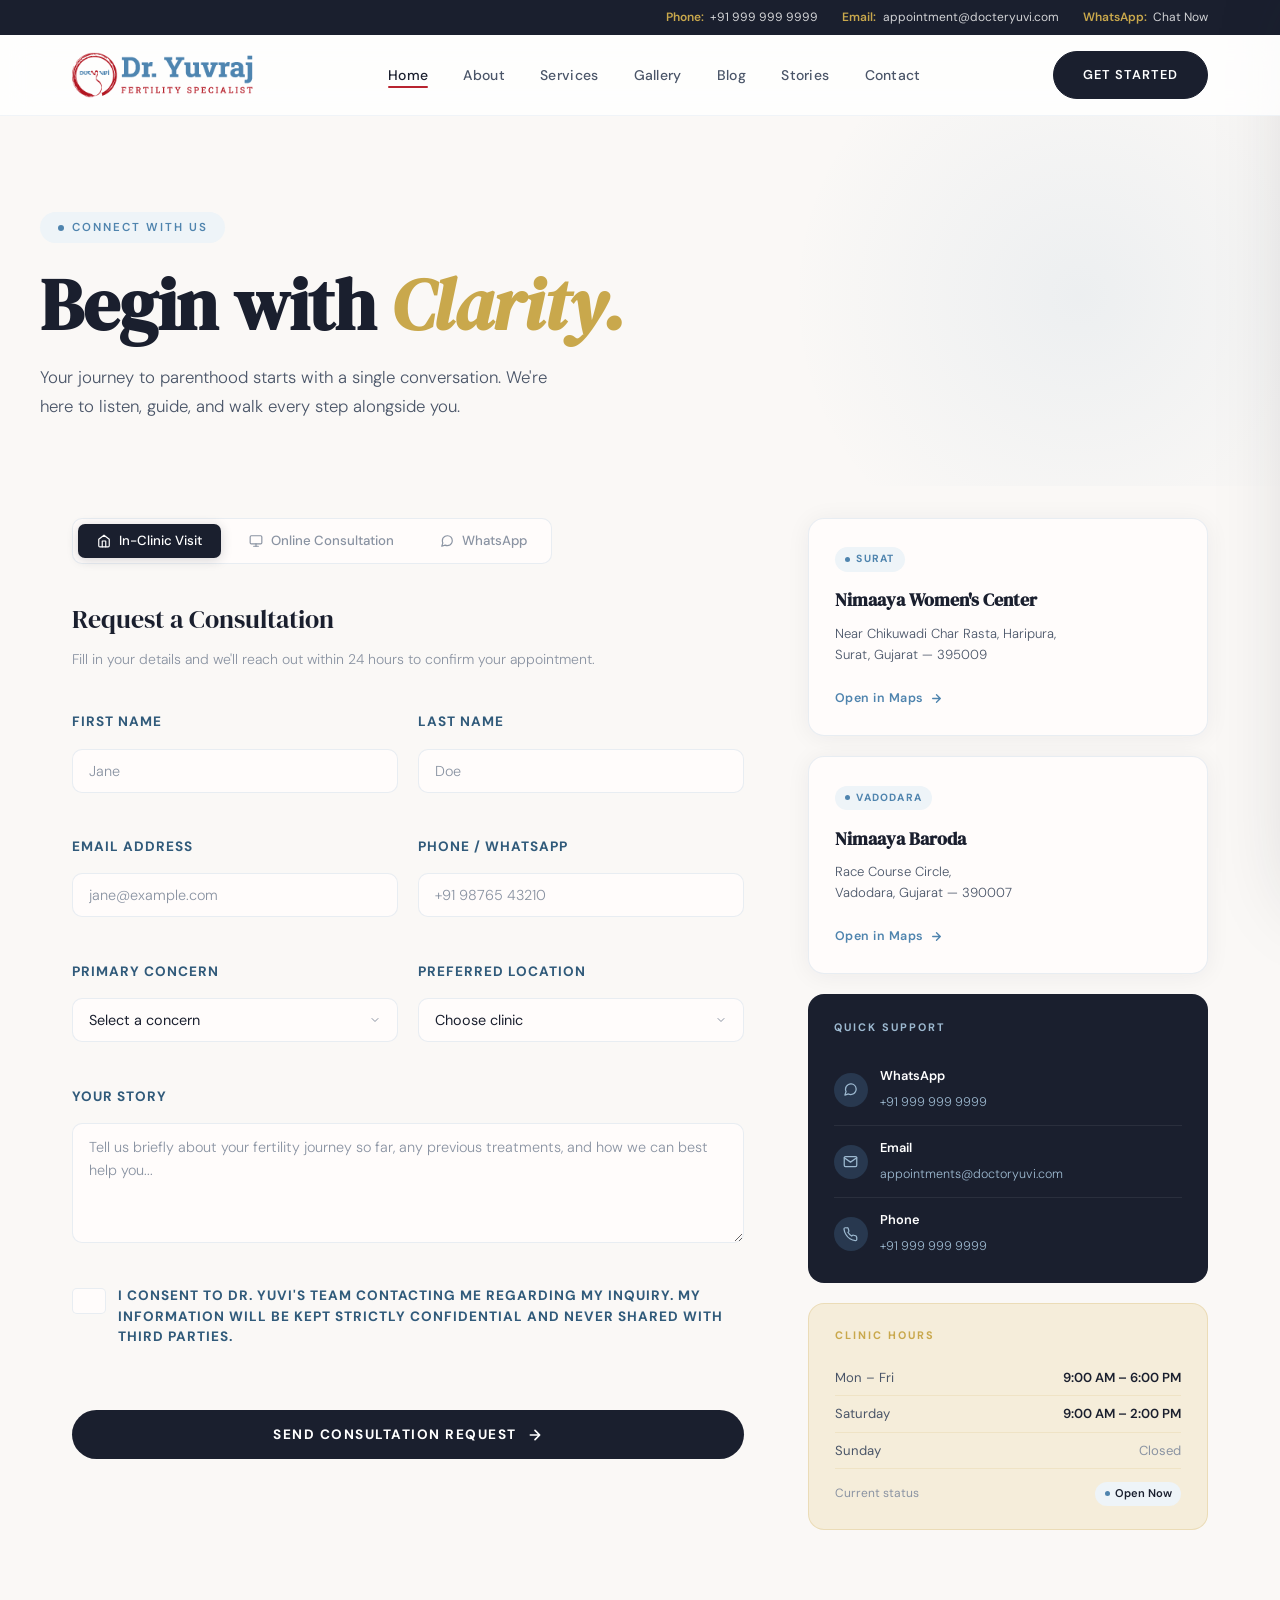
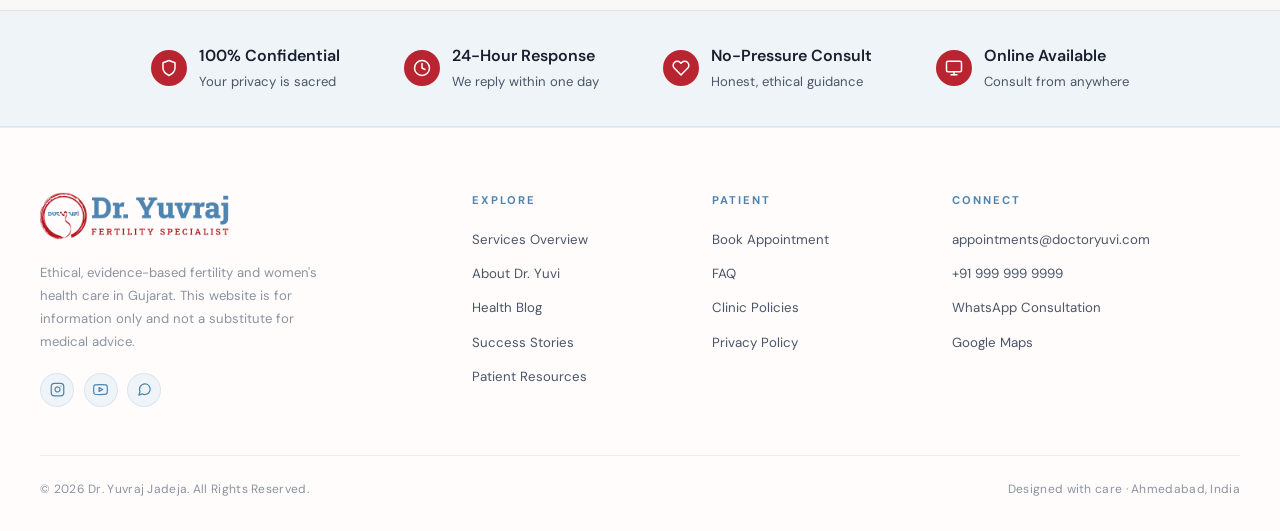
<file: frontend/contact.html>
<!DOCTYPE html>
<html lang="en">
<head>
<meta charset="UTF-8">
<meta name="viewport" content="width=device-width, initial-scale=1.0">
<title>Contact & Consultations | Dr. Yuvi | Ethical Fertility</title>
<link rel="stylesheet" href="style.css">
<meta name="description" content="Book your consultation with Dr. Yuvraj Jadeja. Online and in-person appointments available across specialized clinic locations.">
<link href="https://fonts.googleapis.com/css2?family=DM+Serif+Display:ital@0;1&family=DM+Sans:opsz,wght@9..40,300;9..40,400;9..40,500;9..40,600&display=swap" rel="stylesheet">
<style>
  
 
</style>
</head>
<body>

<!-- OVERLAY -->
<div class="drawer-overlay" id="drawerOverlay"></div>

<!-- RIGHT DRAWER -->
<aside class="drawer" id="drawer" aria-label="Site navigation" role="dialog" aria-modal="true">

  <!-- Drawer top bar -->
  <div class="drawer-top">
    <a href="index.html" class="drawer-logo">DR. <span>YUVI</span></a>
    <button class="drawer-close" id="drawerClose" aria-label="Close menu">
      <svg width="16" height="16" viewBox="0 0 24 24" fill="none" stroke="currentColor" stroke-width="2.5" stroke-linecap="round" stroke-linejoin="round"><line x1="18" y1="6" x2="6" y2="18"/><line x1="6" y1="6" x2="18" y2="18"/></svg>
    </button>
  </div>

  <!-- Nav links -->
  <nav class="drawer-nav">
    
    <a href="index.html" class="drawer-link active">
      Home
      <svg width="14" height="14" viewBox="0 0 24 24" fill="none" stroke="currentColor" stroke-width="2" stroke-linecap="round" stroke-linejoin="round"><path d="M5 12h14M12 5l7 7-7 7"/></svg>
    </a>
    <a href="about.html" class="drawer-link">
      About Dr. Yuvi
      <svg width="14" height="14" viewBox="0 0 24 24" fill="none" stroke="currentColor" stroke-width="2" stroke-linecap="round" stroke-linejoin="round"><path d="M5 12h14M12 5l7 7-7 7"/></svg>
    </a>
    <a href="services.html" class="drawer-link">
      Services
      <svg width="14" height="14" viewBox="0 0 24 24" fill="none" stroke="currentColor" stroke-width="2" stroke-linecap="round" stroke-linejoin="round"><path d="M5 12h14M12 5l7 7-7 7"/></svg>
    </a>
    <a href="gallery.html" class="drawer-link">
      Gallery
      <svg width="14" height="14" viewBox="0 0 24 24" fill="none" stroke="currentColor" stroke-width="2" stroke-linecap="round" stroke-linejoin="round"><path d="M5 12h14M12 5l7 7-7 7"/></svg>
    </a>
    <a href="blog.html" class="drawer-link">
      Health Blog
      <svg width="14" height="14" viewBox="0 0 24 24" fill="none" stroke="currentColor" stroke-width="2" stroke-linecap="round" stroke-linejoin="round"><path d="M5 12h14M12 5l7 7-7 7"/></svg>
    </a>
    <a href="success-stories.html" class="drawer-link">
      Success Stories
      <svg width="14" height="14" viewBox="0 0 24 24" fill="none" stroke="currentColor" stroke-width="2" stroke-linecap="round" stroke-linejoin="round"><path d="M5 12h14M12 5l7 7-7 7"/></svg>
    </a>
    <a href="contact.html" class="drawer-link">
      Contact
      <svg width="14" height="14" viewBox="0 0 24 24" fill="none" stroke="currentColor" stroke-width="2" stroke-linecap="round" stroke-linejoin="round"><path d="M5 12h14M12 5l7 7-7 7"/></svg>
    </a>

    <hr class="drawer-divider">
    <span class="drawer-nav-label" style="margin-top:0.4rem;">Locations</span>
    <a href="#" class="drawer-link" style="font-family:'DM Sans',sans-serif; font-size:0.88rem; font-weight:500;">
      Nimaaya Surat
      <svg width="14" height="14" viewBox="0 0 24 24" fill="none" stroke="currentColor" stroke-width="2" stroke-linecap="round" stroke-linejoin="round"><path d="M21 10c0 7-9 13-9 13s-9-6-9-13a9 9 0 0 1 18 0z"/><circle cx="12" cy="10" r="3"/></svg>
    </a>
    <a href="#" class="drawer-link" style="font-family:'DM Sans',sans-serif; font-size:0.88rem; font-weight:500;">
      Nimaaya Vadodara
      <svg width="14" height="14" viewBox="0 0 24 24" fill="none" stroke="currentColor" stroke-width="2" stroke-linecap="round" stroke-linejoin="round"><path d="M21 10c0 7-9 13-9 13s-9-6-9-13a9 9 0 0 1 18 0z"/><circle cx="12" cy="10" r="3"/></svg>
    </a>
    



    <hr class="drawer-divider">
    <span class="drawer-nav-label" style="margin-top:0.4rem;">Contact</span>
     <a href="tel:+919999999999" class="drawer-link">
  +91 9999999999
  <!-- Phone Icon -->
  <svg width="14" height="14" viewBox="0 0 24 24" fill="none" stroke="currentColor" stroke-width="2">
    <path d="M22 16.92v3a2 2 0 0 1-2.18 2 
    19.79 19.79 0 0 1-8.63-3.07 
    19.5 19.5 0 0 1-6-6 
    19.79 19.79 0 0 1-3.07-8.67 
    A2 2 0 0 1 4.11 2h3 
    a2 2 0 0 1 2 1.72 
    12.84 12.84 0 0 0 .7 2.81 
    2 2 0 0 1-.45 2.11L8.09 9.91 
    a16 16 0 0 0 6 6l1.27-1.27 
    a2 2 0 0 1 2.11-.45 
    12.84 12.84 0 0 0 2.81.7 
    A2 2 0 0 1 22 16.92z"/>
  </svg>
</a>
     <a href="mailto:appointment@docteryuvi.com" class="drawer-link">
  appointment@docteryuvi.com
  <!-- Mail Icon -->
  <svg width="14" height="14" viewBox="0 0 24 24" fill="none" stroke="currentColor" stroke-width="2">
    <path d="M4 4h16v16H4z"/>
    <polyline points="22,6 12,13 2,6"/>
  </svg>
</a>
    <a href="https://wa.me/919999999999" target="_blank" class="drawer-link">
  WhatsApp Consultation
  <!-- WhatsApp Icon -->
  <svg width="14" height="14" viewBox="0 0 24 24" fill="currentColor">
    <path d="M20.52 3.48A11.8 11.8 0 0 0 12.05 0C5.52 0 .2 5.32.2 11.86c0 2.09.55 4.13 1.6 5.93L0 24l6.37-1.67a11.8 11.8 0 0 0 5.68 1.45h.01c6.53 0 11.85-5.32 11.85-11.86 
    0-3.17-1.23-6.15-3.39-8.32zM12.05 21.7a9.8 9.8 0 0 1-5-1.38l-.36-.21-3.78.99 1.01-3.69-.23-.38a9.77 9.77 0 0 1-1.5-5.17c0-5.42 4.41-9.83 9.86-9.83 
    2.63 0 5.11 1.02 6.97 2.89a9.77 9.77 0 0 1 2.89 6.97c0 5.42-4.41 9.83-9.86 9.83zm5.4-7.36c-.3-.15-1.76-.87-2.03-.97-.27-.1-.47-.15-.67.15-.2.3-.77.97-.95 1.17-.17.2-.35.22-.65.07-.3-.15-1.28-.47-2.43-1.5-.9-.8-1.5-1.8-1.68-2.1-.17-.3-.02-.46.13-.61.14-.14.3-.35.45-.52.15-.17.2-.3.3-.5.1-.2.05-.37-.02-.52-.07-.15-.67-1.62-.92-2.22-.24-.58-.48-.5-.67-.51h-.57c-.2 0-.52.07-.8.37-.27.3-1.05 1.02-1.05 2.5s1.07 2.9 1.22 3.1c.15.2 2.1 3.2 5.1 4.49.71.31 1.26.5 1.7.64.71.22 1.36.19 1.87.11.57-.09 1.76-.72 2.01-1.42.25-.7.25-1.3.17-1.42-.07-.12-.27-.2-.57-.35z"/>
  </svg>
</a>
  </nav>


</aside>

<!-- TOP BAR (Desktop Only) -->
<div class="top-nav-bar">
  <div class="top-nav-inner">
    <div class="top-nav-contact">
      <a href="tel:+919999999999"><span>Phone:</span> +91 999 999 9999</a>
      <a href="mailto:appointment@docteryuvi.com"><span>Email:</span> appointment@docteryuvi.com</a>
      <a href="https://wa.me/919999999999" target="_blank"><span>WhatsApp:</span> Chat Now</a>
    </div>
  </div>
</div>

<!-- NAV -->
<nav class="nav" id="mainNav">
  <div class="nav-inner">
    <a href="index.html" class="brand">
      <img src="assets/img/63e0fe368fba6.png" alt="Dr Yuvraj Jadeja" onerror="this.style.display='none';this.nextElementSibling.style.display='block'">
      <span style="display:none;font-family:'DM Serif Display',serif;font-size:1.35rem;">DR. <span style="color:var(--crimson)">YUVI</span></span>
    </a>

    <!-- Desktop center links -->
    <ul class="nav-center">
      <li><a href="index.html" class="active">Home</a></li>
      <li><a href="about.html">About</a></li>
      <li><a href="services.html">Services</a></li>
      <li><a href="gallery.html">Gallery</a></li>
      <li><a href="blog.html">Blog</a></li>
      <li><a href="success-stories.html">Stories</a></li>
      <li><a href="contact.html">Contact</a></li>
    </ul>

    <div class="nav-right">
      <a href="quiz.html" class="nav-cta">Get Started</a>
      <!-- Hamburger — opens drawer on ALL screen sizes -->
      <button class="hamburger" id="hamburger" aria-label="Open menu" aria-expanded="false" aria-controls="drawer">
        <span></span><span></span><span></span>
      </button>
    </div>
  </div>
</nav>
<!-- HERO -->
<section class="hero_box4 reveal">
  <div class="hero-inner_2">
    <div class="hero-eyebrow_2">Connect With Us</div>
    <h1>Begin with <em>Clarity.</em></h1>
    <p>Your journey to parenthood starts with a single conversation. We're here to listen, guide, and walk every step alongside you.</p>
  </div>
</section>

<!-- MAIN TWO-COLUMN LAYOUT -->
<div class="main">

  <!-- LEFT: FORM COLUMN -->
  <div class="form-col reveal">

    <div class="consult-tabs" role="tablist">
      <button class="tab-btn active" data-tab="clinic" role="tab">
        <svg width="14" height="14" viewBox="0 0 24 24" fill="none" stroke="currentColor" stroke-width="2" stroke-linecap="round" stroke-linejoin="round"><path d="M3 9l9-7 9 7v11a2 2 0 0 1-2 2H5a2 2 0 0 1-2-2z"/><polyline points="9 22 9 12 15 12 15 22"/></svg>
        In-Clinic Visit
      </button>
      <button class="tab-btn" data-tab="online" role="tab">
        <svg width="14" height="14" viewBox="0 0 24 24" fill="none" stroke="currentColor" stroke-width="2" stroke-linecap="round" stroke-linejoin="round"><rect x="2" y="3" width="20" height="14" rx="2" ry="2"/><line x1="8" y1="21" x2="16" y2="21"/><line x1="12" y1="17" x2="12" y2="21"/></svg>
        Online Consultation
      </button>
      <button class="tab-btn" data-tab="whatsapp" role="tab">
        <svg width="14" height="14" viewBox="0 0 24 24" fill="none" stroke="currentColor" stroke-width="2" stroke-linecap="round" stroke-linejoin="round"><path d="M21 11.5a8.38 8.38 0 0 1-.9 3.8 8.5 8.5 0 0 1-7.6 4.7 8.38 8.38 0 0 1-3.8-.9L3 21l1.9-5.7a8.38 8.38 0 0 1-.9-3.8 8.5 8.5 0 0 1 4.7-7.6 8.38 8.38 0 0 1 3.8-.9h.5a8.48 8.48 0 0 1 8 8v.5z"/></svg>
        WhatsApp
      </button>
    </div>

    <p class="form-section-title" id="formTitle">Request a Consultation</p>
    <p class="form-section-sub" id="formSub">Fill in your details and we'll reach out within 24 hours to confirm your appointment.</p>

    <form id="contactForm" novalidate>
      <div class="form-row">
        <div class="form-group">
          <label for="firstName">First Name</label>
          <input type="text" id="firstName" placeholder="Jane" required>
        </div>
        <div class="form-group">
          <label for="lastName">Last Name</label>
          <input type="text" id="lastName" placeholder="Doe" required>
        </div>
      </div>
      <div class="form-row">
        <div class="form-group">
          <label for="email">Email Address</label>
          <input type="email" id="email" placeholder="jane@example.com" required>
        </div>
        <div class="form-group">
          <label for="phone">Phone / WhatsApp</label>
          <input type="tel" id="phone" placeholder="+91 98765 43210" required>
        </div>
      </div>
      <div class="form-row">
        <div class="form-group">
          <label for="concern">Primary Concern</label>
          <select id="concern" required>
            <option value="" disabled selected>Select a concern</option>
            <option>IVF / ICSI Treatment</option>
            <option>IUI Consultation</option>
            <option>PCOS / Hormonal Issues</option>
            <option>Male Fertility / Andrology</option>
            <option>Recurrent Pregnancy Loss</option>
            <option>Fertility Preservation</option>
            <option>General Women's Health</option>
            <option>Other</option>
          </select>
        </div>
        <div class="form-group">
          <label for="location">Preferred Location</label>
          <select id="location">
            <option value="" disabled selected>Choose clinic</option>
            <option>Nimaaya Women's Center, Surat</option>
            <option>Nimaaya Baroda, Vadodara</option>
            <option>Online (Video Call)</option>
          </select>
        </div>
      </div>
      <div class="form-row" style="grid-template-columns: 1fr; margin-bottom: 1.2rem;">
        <div class="form-group full">
          <label for="message">Your Story</label>
          <textarea id="message" placeholder="Tell us briefly about your fertility journey so far, any previous treatments, and how we can best help you..."></textarea>
        </div>
      </div>
      <div class="form-row" style="grid-template-columns: 1fr; margin-bottom: 0;">
        <div class="form-group full">
          <div class="checkbox-group">
            <input type="checkbox" id="consent" required>
            <label for="consent">I consent to Dr. Yuvi's team contacting me regarding my inquiry. My information will be kept strictly confidential and never shared with third parties.</label>
          </div>
        </div>
      </div>
      <button type="submit" class="submit-btn">
        Send Consultation Request
        <svg width="16" height="16" viewBox="0 0 24 24" fill="none" stroke="currentColor" stroke-width="2.5" stroke-linecap="round" stroke-linejoin="round"><path d="M5 12h14M12 5l7 7-7 7"/></svg>
      </button>
    </form>

    <div class="success-msg" id="successMsg">
      <div class="success-icon">
        <svg width="26" height="26" viewBox="0 0 24 24" fill="none" stroke="#fff" stroke-width="2.5" stroke-linecap="round" stroke-linejoin="round"><polyline points="20 6 9 17 4 12"/></svg>
      </div>
      <h3>Request Received!</h3>
      <p>Thank you for reaching out. Our team will contact you within 24 hours to confirm your consultation details.</p>
    </div>
  </div>

  <!-- RIGHT: INFO COLUMN (renamed from .sidebar to .info-col) -->
  <aside class="info-col reveal">
    <div class="info-col-grid">

      <!-- Location 1 -->
      <div class="location-card">
        <span class="location-tag">Surat</span>
        <h3 class="location-name">Nimaaya Women's Center</h3>
        <p class="location-addr">Near Chikuwadi Char Rasta, Haripura,<br>Surat, Gujarat — 395009</p>
        <a href="https://maps.google.com" target="_blank" rel="noopener" class="location-link">
          Open in Maps
          <svg width="13" height="13" viewBox="0 0 24 24" fill="none" stroke="currentColor" stroke-width="2.5" stroke-linecap="round" stroke-linejoin="round"><path d="M5 12h14M12 5l7 7-7 7"/></svg>
        </a>
      </div>

      <!-- Location 2 -->
      <div class="location-card">
        <span class="location-tag">Vadodara</span>
        <h3 class="location-name">Nimaaya Baroda</h3>
        <p class="location-addr">Race Course Circle,<br>Vadodara, Gujarat — 390007</p>
        <a href="https://maps.google.com" target="_blank" rel="noopener" class="location-link">
          Open in Maps
          <svg width="13" height="13" viewBox="0 0 24 24" fill="none" stroke="currentColor" stroke-width="2.5" stroke-linecap="round" stroke-linejoin="round"><path d="M5 12h14M12 5l7 7-7 7"/></svg>
        </a>
      </div>

      <!-- Quick Contact -->
      <div class="quick-card">
        <p class="quick-title">Quick Support</p>
        <div class="quick-item">
          <div class="quick-icon">
            <svg width="15" height="15" viewBox="0 0 24 24" fill="none" stroke="#9db9d0" stroke-width="2" stroke-linecap="round" stroke-linejoin="round"><path d="M21 11.5a8.38 8.38 0 0 1-.9 3.8 8.5 8.5 0 0 1-7.6 4.7 8.38 8.38 0 0 1-3.8-.9L3 21l1.9-5.7a8.38 8.38 0 0 1-.9-3.8 8.5 8.5 0 0 1 4.7-7.6 8.38 8.38 0 0 1 3.8-.9h.5a8.48 8.48 0 0 1 8 8v.5z"/></svg>
          </div>
          <div class="quick-item-text">
            <strong>WhatsApp</strong>
            <a href="https://wa.me/919999999999">+91 999 999 9999</a>
          </div>
        </div>
        <div class="quick-item">
          <div class="quick-icon">
            <svg width="15" height="15" viewBox="0 0 24 24" fill="none" stroke="#9db9d0" stroke-width="2" stroke-linecap="round" stroke-linejoin="round"><path d="M4 4h16c1.1 0 2 .9 2 2v12c0 1.1-.9 2-2 2H4c-1.1 0-2-.9-2-2V6c0-1.1.9-2 2-2z"/><polyline points="22,6 12,13 2,6"/></svg>
          </div>
          <div class="quick-item-text">
            <strong>Email</strong>
            <a href="mailto:appointments@doctoryuvi.com">appointments@doctoryuvi.com</a>
          </div>
        </div>
        <div class="quick-item">
          <div class="quick-icon">
            <svg width="15" height="15" viewBox="0 0 24 24" fill="none" stroke="#9db9d0" stroke-width="2" stroke-linecap="round" stroke-linejoin="round"><path d="M22 16.92v3a2 2 0 0 1-2.18 2 19.79 19.79 0 0 1-8.63-3.07A19.5 19.5 0 0 1 4.69 12a19.79 19.79 0 0 1-3.07-8.67A2 2 0 0 1 3.6 1.2h3a2 2 0 0 1 2 1.72 12.84 12.84 0 0 0 .7 2.81 2 2 0 0 1-.45 2.11L7.91 8.5a16 16 0 0 0 6 6l.86-.86a2 2 0 0 1 2.11-.45 12.84 12.84 0 0 0 2.81.7A2 2 0 0 1 21.6 16z"/></svg>
          </div>
          <div class="quick-item-text">
            <strong>Phone</strong>
            <a href="tel:+919999999999">+91 999 999 9999</a>
          </div>
        </div>
      </div>

      <!-- Clinic Hours -->
      <div class="hours-card">
        <p class="hours-title">Clinic Hours</p>
        <div class="hours-row"><span>Mon – Fri</span><span>9:00 AM – 6:00 PM</span></div>
        <div class="hours-row"><span>Saturday</span><span>9:00 AM – 2:00 PM</span></div>
        <div class="hours-row"><span>Sunday</span><span style="color:var(--muted); font-weight:400;">Closed</span></div>
        <div class="hours-row" style="border-bottom:none; padding-top:0.8rem;">
          <span style="font-size:0.75rem; color:var(--muted);">Current status</span>
          <span class="hours-badge">Open Now</span>
        </div>
      </div>

    </div><!-- /info-col-grid -->
  </aside>

</div><!-- /main -->

<!-- TRUST BAND -->
<section class="trust-band">
  <div class="trust-inner">
    <div class="trust-item">
      <div class="trust-icon">
        <svg width="18" height="18" viewBox="0 0 24 24" fill="none" stroke="#fff" stroke-width="2" stroke-linecap="round" stroke-linejoin="round"><path d="M12 22s8-4 8-10V5l-8-3-8 3v7c0 6 8 10 8 10z"/></svg>
      </div>
      <div class="trust-text"><strong>100% Confidential</strong><span>Your privacy is sacred</span></div>
    </div>
    <div class="trust-item">
      <div class="trust-icon">
        <svg width="18" height="18" viewBox="0 0 24 24" fill="none" stroke="#fff" stroke-width="2" stroke-linecap="round" stroke-linejoin="round"><circle cx="12" cy="12" r="10"/><polyline points="12 6 12 12 16 14"/></svg>
      </div>
      <div class="trust-text"><strong>24-Hour Response</strong><span>We reply within one day</span></div>
    </div>
    <div class="trust-item">
      <div class="trust-icon">
        <svg width="18" height="18" viewBox="0 0 24 24" fill="none" stroke="#fff" stroke-width="2" stroke-linecap="round" stroke-linejoin="round"><path d="M20.84 4.61a5.5 5.5 0 0 0-7.78 0L12 5.67l-1.06-1.06a5.5 5.5 0 0 0-7.78 7.78l1.06 1.06L12 21.23l7.78-7.78 1.06-1.06a5.5 5.5 0 0 0 0-7.78z"/></svg>
      </div>
      <div class="trust-text"><strong>No-Pressure Consult</strong><span>Honest, ethical guidance</span></div>
    </div>
    <div class="trust-item">
      <div class="trust-icon">
        <svg width="18" height="18" viewBox="0 0 24 24" fill="none" stroke="#fff" stroke-width="2" stroke-linecap="round" stroke-linejoin="round"><rect x="2" y="3" width="20" height="14" rx="2" ry="2"/><line x1="8" y1="21" x2="16" y2="21"/><line x1="12" y1="17" x2="12" y2="21"/></svg>
      </div>
      <div class="trust-text"><strong>Online Available</strong><span>Consult from anywhere</span></div>
    </div>
  </div>
</section>

<!-- FOOTER -->
<footer class="footer">
  <div class="footer-inner">
    <div>
      <span class="footer-brand"><img src="assets/img/63e0fe368fba6.png" alt="Dr Yuvraj Jadeja Logo" style="max-height: 48px; width: auto; object-fit: contain;"></span>
      <p class="footer-desc">Ethical, evidence-based fertility and women's health care in Gujarat. This website is for information only and not a substitute for medical advice.</p>
      <div class="footer-social">
        <a href="#" class="social-btn" aria-label="Instagram">
          <svg width="15" height="15" viewBox="0 0 24 24" fill="none" stroke="currentColor" stroke-width="2" stroke-linecap="round" stroke-linejoin="round"><rect x="2" y="2" width="20" height="20" rx="5" ry="5"/><path d="M16 11.37A4 4 0 1 1 12.63 8 4 4 0 0 1 16 11.37z"/><line x1="17.5" y1="6.5" x2="17.51" y2="6.5"/></svg>
        </a>
        <a href="#" class="social-btn" aria-label="YouTube">
          <svg width="15" height="15" viewBox="0 0 24 24" fill="none" stroke="currentColor" stroke-width="2" stroke-linecap="round" stroke-linejoin="round"><path d="M22.54 6.42a2.78 2.78 0 0 0-1.95-1.96C18.88 4 12 4 12 4s-6.88 0-8.59.46a2.78 2.78 0 0 0-1.95 1.96A29 29 0 0 0 1 12a29 29 0 0 0 .46 5.58A2.78 2.78 0 0 0 3.41 19.6C5.12 20 12 20 12 20s6.88 0 8.59-.46a2.78 2.78 0 0 0 1.95-1.95A29 29 0 0 0 23 12a29 29 0 0 0-.46-5.58z"/><polygon points="9.75 15.02 15.5 12 9.75 8.98 9.75 15.02"/></svg>
        </a>
        <a href="#" class="social-btn" aria-label="WhatsApp">
          <svg width="15" height="15" viewBox="0 0 24 24" fill="none" stroke="currentColor" stroke-width="2" stroke-linecap="round" stroke-linejoin="round"><path d="M21 11.5a8.38 8.38 0 0 1-.9 3.8 8.5 8.5 0 0 1-7.6 4.7 8.38 8.38 0 0 1-3.8-.9L3 21l1.9-5.7a8.38 8.38 0 0 1-.9-3.8 8.5 8.5 0 0 1 4.7-7.6 8.38 8.38 0 0 1 3.8-.9h.5a8.48 8.48 0 0 1 8 8v.5z"/></svg>
        </a>
      </div>
    </div>
    <div>
      <h5>Explore</h5>
      <ul>
        <li><a href="services.html">Services Overview</a></li>
        <li><a href="about.html">About Dr. Yuvi</a></li>
        <li><a href="blog.html">Health Blog</a></li>
        <li><a href="success-stories.html">Success Stories</a></li>
        <li><a href="#">Patient Resources</a></li>
      </ul>
    </div>
    <div>
      <h5>Patient</h5>
      <ul>
        <li><a href="contact.html">Book Appointment</a></li>
        <li><a href="faq.html">FAQ</a></li>
        <li><a href="#">Clinic Policies</a></li>
        <li><a href="privacy-policy.html">Privacy Policy</a></li>
      </ul>
    </div>
    <div>
      <h5>Connect</h5>
      <ul>
        <li><a href="mailto:appointments@doctoryuvi.com">appointments@doctoryuvi.com</a></li>
        <li><a href="tel:+919999999999">+91 999 999 9999</a></li>
        <li><a href="#">WhatsApp Consultation</a></li>
        <li><a href="#">Google Maps</a></li>
      </ul>
    </div>
  </div>
  <div class="footer-bottom">
    <p>© 2026 Dr. Yuvraj Jadeja. All Rights Reserved.</p>
    <p>Designed with care · Ahmedabad, India</p>
  </div>
</footer>

<script>
 

  // ── Consult tabs ──
  const tabBtns = document.querySelectorAll('.tab-btn');
  const formTitle = document.getElementById('formTitle');
  const formSub = document.getElementById('formSub');
  const tabMeta = {
    clinic: { title: 'Request a Clinic Visit', sub: "Fill in your details and we'll reach out within 24 hours to confirm your appointment." },
    online: { title: 'Book an Online Consultation', sub: 'Consult Dr. Yuvi from the comfort of your home via a secure video call.' },
    whatsapp: { title: 'Connect on WhatsApp', sub: "Send us a message and we'll respond within a few hours on WhatsApp." }
  };
  tabBtns.forEach(btn => {
    btn.addEventListener('click', () => {
      tabBtns.forEach(b => b.classList.remove('active'));
      btn.classList.add('active');
      const meta = tabMeta[btn.dataset.tab];
      if (meta) { formTitle.textContent = meta.title; formSub.textContent = meta.sub; }
    });
  });

  // ── Form submit ──
  const form = document.getElementById('contactForm');
  const successMsg = document.getElementById('successMsg');
  form.addEventListener('submit', e => {
    e.preventDefault();
    const consent = document.getElementById('consent');
    if (!consent.checked) {
      consent.style.outline = '2px solid #e24b4a';
      setTimeout(() => consent.style.outline = '', 2000);
      return;
    }
    form.style.opacity = '0';
    form.style.transform = 'translateY(-10px)';
    form.style.transition = 'opacity 0.3s ease, transform 0.3s ease';
    setTimeout(() => {
      form.style.display = 'none';
      successMsg.classList.add('show');
    }, 300);
  });

  // ── Scroll reveal ──
  const reveals = document.querySelectorAll('.reveal');
  const revealObserver = new IntersectionObserver(entries => {
    entries.forEach((entry, i) => {
      if (entry.isIntersecting) {
        setTimeout(() => entry.target.classList.add('visible'), i * 80);
        revealObserver.unobserve(entry.target);
      }
    });
  }, { threshold: 0.1 });
  reveals.forEach(el => revealObserver.observe(el));
</script>
<script>
  // ── DRAWER ──
  const hamburger = document.getElementById('hamburger');
  const drawer = document.getElementById('drawer');
  const overlay = document.getElementById('drawerOverlay');
  const drawerClose = document.getElementById('drawerClose');
  const nav = document.getElementById('mainNav');

  function openDrawer() {
    drawer.classList.add('open');
    overlay.classList.add('active');
    hamburger.classList.add('active');
    hamburger.setAttribute('aria-expanded', 'true');
    document.body.style.overflow = 'hidden';
  }
  function closeDrawer() {
    drawer.classList.remove('open');
    overlay.classList.remove('active');
    hamburger.classList.remove('active');
    hamburger.setAttribute('aria-expanded', 'false');
    document.body.style.overflow = '';
  }

  hamburger.addEventListener('click', () => {
    drawer.classList.contains('open') ? closeDrawer() : openDrawer();
  });
  drawerClose.addEventListener('click', closeDrawer);
  overlay.addEventListener('click', closeDrawer);

  // Close on Escape
  document.addEventListener('keydown', e => {
    if (e.key === 'Escape' && drawer.classList.contains('open')) closeDrawer();
  });

  // ── NAV SCROLL ──
  window.addEventListener('scroll', () => {
    nav.classList.toggle('scrolled', window.scrollY > 50);
  });

  // ── SCROLL REVEAL ──
  const revealss = document.querySelectorAll('.reveal');
  const revealObserverr = new IntersectionObserver(entries => {
    entries.forEach((entry, i) => {
      if (entry.isIntersecting) {
        setTimeout(() => entry.target.classList.add('visible'), i * 70);
        revealObserverr.unobserve(entry.target);
      }
    });
  }, { threshold: 0.08 });
  revealss.forEach(el => revealObserverr.observe(el));

  // Auto-reveal hero
  document.querySelectorAll('.hero .reveal').forEach(el => {
    setTimeout(() => el.classList.add('visible'), 150);
  });

  // ── FAQ ──
  document.querySelectorAll('.faq-question').forEach(btn => {
    btn.addEventListener('click', () => {
      const item = btn.closest('.faq-item');
      const isOpen = item.classList.contains('open');
      document.querySelectorAll('.faq-item.open').forEach(i => i.classList.remove('open'));
      if (!isOpen) item.classList.add('open');
    });
  });
</script>
<a href="quiz.html" class="mobile-floating-cta">Get Started &rarr;</a>
</body>
</html>
</file>
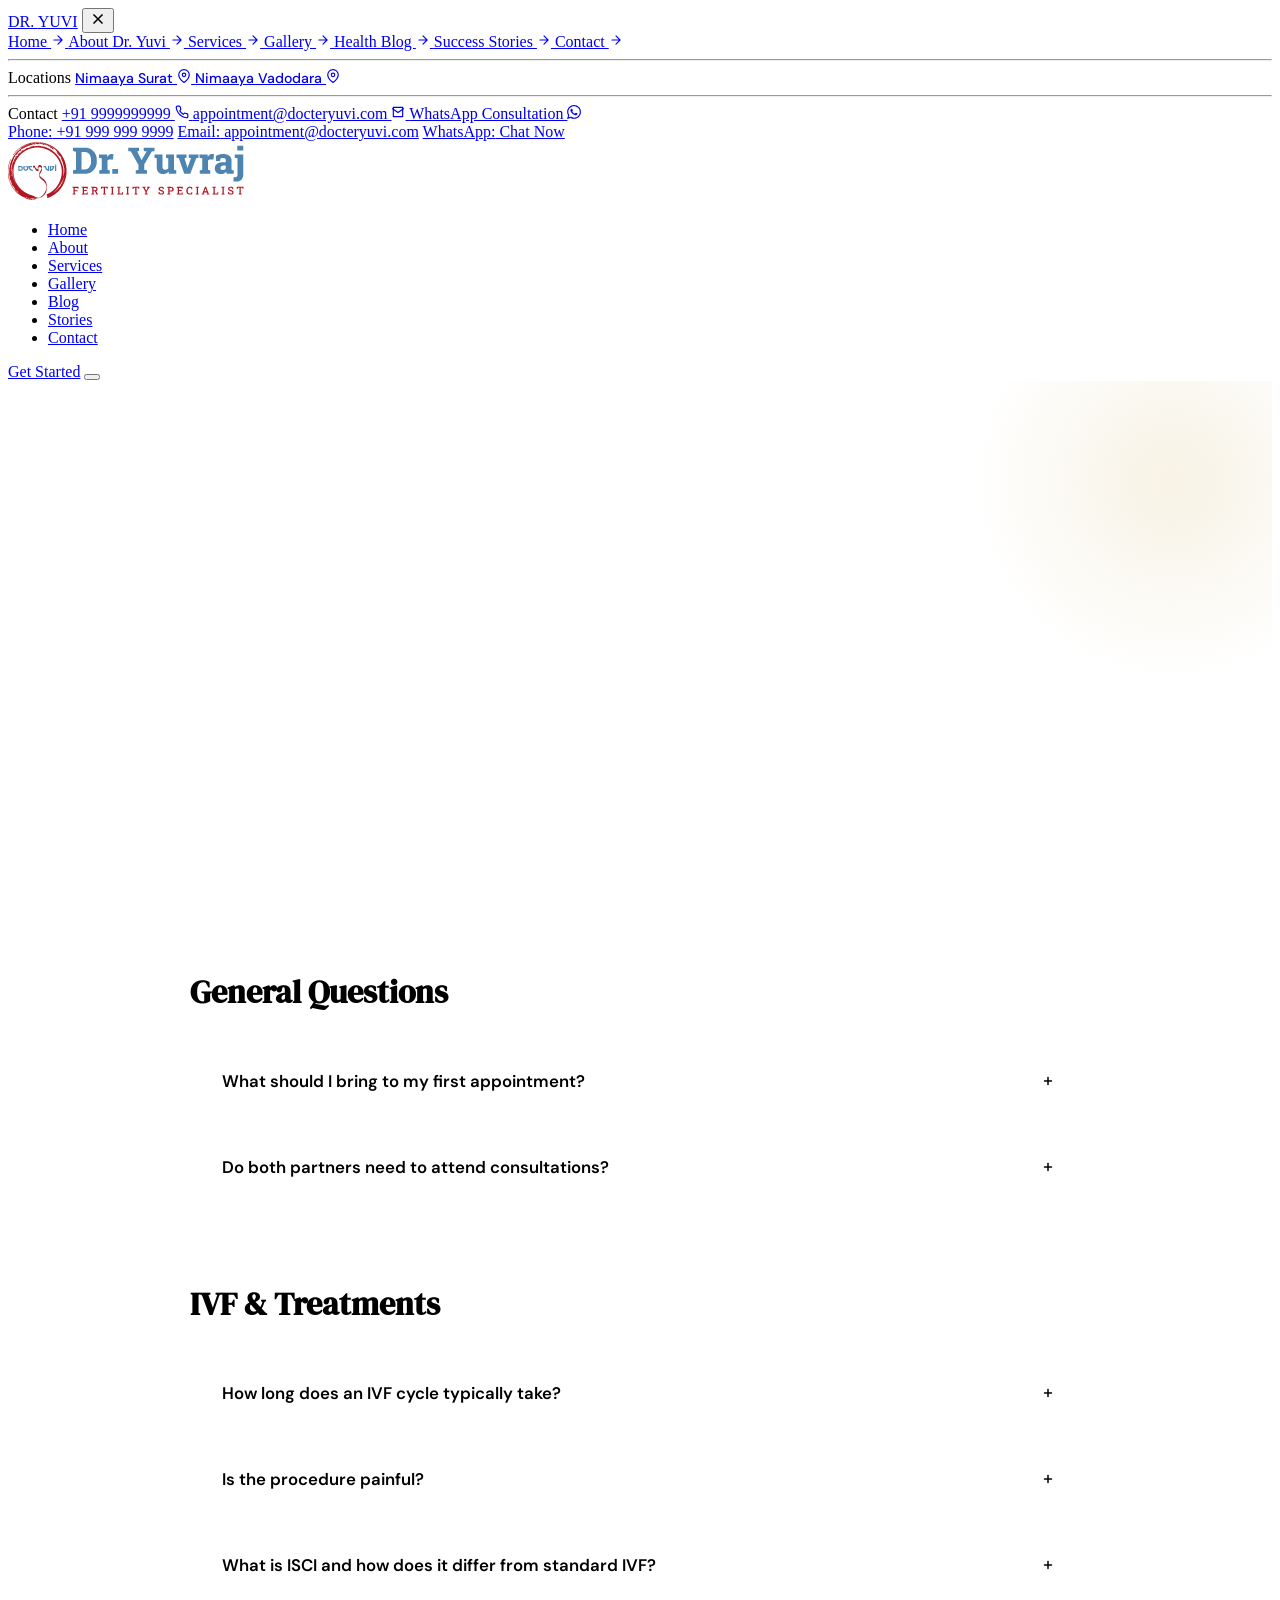
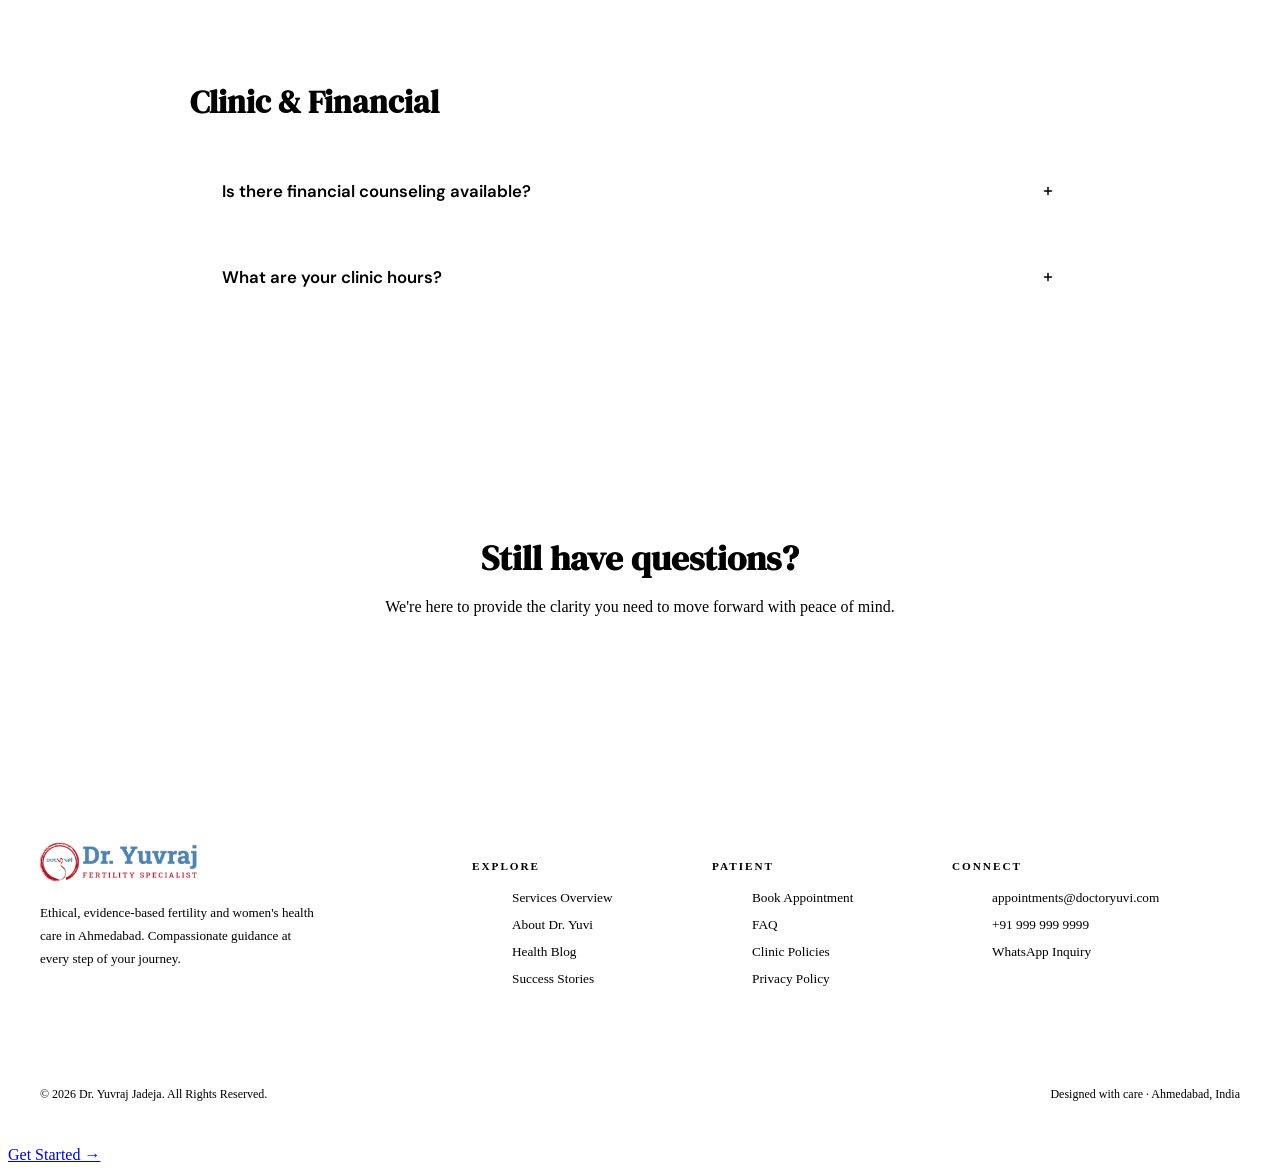
<file: frontend/faq.html>
<!DOCTYPE html>
<html lang="en">
<head>
<meta charset="UTF-8">
<meta name="viewport" content="width=device-width, initial-scale=1.0">
<title>Frequently Asked Questions | Dr. Yuvraj Jadeja</title>
<meta name="description" content="Common questions about fertility, IVF treatments, and patient care at Dr. Yuvraj Jadeja's practice.">
<link href="https://fonts.googleapis.com/css2?family=DM+Serif+Display:ital@0;1&family=DM+Sans:opsz,wght@9..40,300;9..40,400;9..40,500;9..40,600&display=swap" rel="stylesheet">
<style>
  

  /* ── HERO ── */
  .faq-hero {
    background: var(--midnight);
    color: #fff;
    padding: 6rem 2rem;
    text-align: center;
    position: relative;
    overflow: hidden;
  }
  .faq-hero::before { content: ''; position: absolute; top: -100px; right: -100px; width: 400px; height: 400px; background: radial-gradient(circle, rgba(201,168,76,0.15) 0%, transparent 70%); }
  .faq-hero-inner { max-width: 800px; margin: 0 auto; position: relative; z-index: 1; }
  .breadcrumb { font-size: 0.8rem; color: var(--muted); margin-bottom: 1.5rem; letter-spacing: 1px; text-transform: uppercase; }
  .breadcrumb a { color: var(--crimson-mid); text-decoration: none; }
  .faq-hero h1 { font-family: 'DM Serif Display', serif; font-size: clamp(2.5rem, 5vw, 4rem); line-height: 1.1; margin-bottom: 1.5rem; }
  .faq-hero h1 em { color: var(--gold); font-style: italic; }
  .faq-hero p { font-size: 1.15rem; color: rgba(255,255,255,0.6); max-width: 600px; margin: 0 auto; font-weight: 300; }

  /* ── FAQ CONTENT ── */
  .faq-container { max-width: 900px; margin: 0 auto; padding: 6rem 2rem; }
  
  .faq-category { margin-bottom: 5rem; }
  .faq-category:last-child { margin-bottom: 0; }
  .category-title { font-family: 'DM Serif Display', serif; font-size: 2rem; color: var(--midnight); margin-bottom: 2rem; display: flex; align-items: center; gap: 1rem; }
  .category-title::after { content: ''; flex: 1; height: 1px; background: var(--card-border); }
  
  .faq-item { background: #fff; border: 1px solid var(--card-border); border-radius: var(--radius); margin-bottom: 1rem; overflow: hidden; transition: var(--transition); }
  .faq-item:hover { border-color: var(--blue-mid); }
  .faq-item.open { border-color: var(--crimson); box-shadow: var(--shadow-hover); }

  .faq-question { width: 100%; padding: 1.5rem 2rem; background: none; border: none; display: flex; justify-content: space-between; align-items: center; cursor: pointer; text-align: left; font-size: 1.05rem; font-weight: 600; color: var(--midnight); font-family: 'DM Sans', sans-serif; }
  .faq-icon { width: 20px; height: 20px; display: flex; align-items: center; justify-content: center; transition: transform 0.3s ease; color: var(--crimson); }
  .faq-item.open .faq-icon { transform: rotate(45deg); color: var(--muted); }

  .faq-answer { max-height: 0; overflow: hidden; transition: all 0.4s cubic-bezier(0.4, 0, 0.2, 1); background: var(--warm-white); }
  .faq-item.open .faq-answer { max-height: 500px; padding: 0 2rem 2rem; }
  .faq-answer p { color: var(--slate); line-height: 1.7; font-size: 0.95rem; }

  /* ── CTA ── */
  .cta-section { background: var(--blue-light); padding: 5rem 2rem; text-align: center; border-top: 1px solid var(--card-border); border-bottom: 1px solid var(--card-border); }
  .cta-inner { max-width: 600px; margin: 0 auto; }
  .cta-inner h2 { font-family: 'DM Serif Display', serif; font-size: 2.2rem; margin-bottom: 1rem; }
  .cta-inner p { color: var(--slate); margin-bottom: 2rem; }
  .btn-primary { background: var(--midnight); color: #fff; text-decoration: none; padding: 1rem 2.5rem; border-radius: 50px; font-weight: 700; display: inline-flex; align-items: center; gap: 0.8rem; transition: var(--transition); }
  .btn-primary:hover { background: var(--crimson); transform: translateY(-3px); }

  /* ── FOOTER ── */
  .footer { background: var(--warm-white); border-top: 1px solid var(--card-border); padding: 4rem 2rem 2rem; }
  .footer-inner { max-width: 1200px; margin: 0 auto; display: grid; grid-template-columns: 2fr 1fr 1fr 1.5fr; gap: 3rem; margin-bottom: 3rem; }
  .footer-brand { font-family: 'DM Serif Display', serif; font-size: 1.3rem; color: var(--midnight); margin-bottom: 0.8rem; display: block; text-decoration: none; }
  .footer-brand span { color: var(--crimson); }
  .footer-desc { font-size: 0.82rem; color: var(--muted); line-height: 1.75; max-width: 280px; margin-bottom: 1.2rem; }
  .footer h5 { font-size: 0.7rem; font-weight: 700; letter-spacing: 2px; text-transform: uppercase; color: var(--blue); margin-bottom: 1rem; }
  .footer ul { list-style: none; display: flex; flex-direction: column; gap: 0.55rem; }
  .footer ul a { text-decoration: none; font-size: 0.83rem; color: var(--slate); transition: color 0.2s; }
  .footer ul a:hover { color: var(--blue); }
  .footer-bottom { max-width: 1200px; margin: 0 auto; border-top: 1px solid var(--card-border); padding-top: 1.5rem; display: flex; justify-content: space-between; align-items: center; gap: 1rem; }
  .footer-bottom p { font-size: 0.75rem; color: var(--muted); }

  @media (max-width: 991px) {
    .nav-links { display: none; }
    .footer-inner { grid-template-columns: 1fr 1fr; }
  }
  @media (max-width: 640px) {
    .footer-inner { grid-template-columns: 1fr; text-align: center; }
    .footer-desc { margin: 0 auto 1.5rem; }
    .footer-bottom { flex-direction: column; text-align: center; }
  }
</style>
</head>
<body>

<!-- OVERLAY -->
<div class="drawer-overlay" id="drawerOverlay"></div>

<!-- RIGHT DRAWER -->
<aside class="drawer" id="drawer" aria-label="Site navigation" role="dialog" aria-modal="true">

  <!-- Drawer top bar -->
  <div class="drawer-top">
    <a href="index.html" class="drawer-logo">DR. <span>YUVI</span></a>
    <button class="drawer-close" id="drawerClose" aria-label="Close menu">
      <svg width="16" height="16" viewBox="0 0 24 24" fill="none" stroke="currentColor" stroke-width="2.5" stroke-linecap="round" stroke-linejoin="round"><line x1="18" y1="6" x2="6" y2="18"/><line x1="6" y1="6" x2="18" y2="18"/></svg>
    </button>
  </div>

  <!-- Nav links -->
  <nav class="drawer-nav">
    
    <a href="index.html" class="drawer-link active">
      Home
      <svg width="14" height="14" viewBox="0 0 24 24" fill="none" stroke="currentColor" stroke-width="2" stroke-linecap="round" stroke-linejoin="round"><path d="M5 12h14M12 5l7 7-7 7"/></svg>
    </a>
    <a href="about.html" class="drawer-link">
      About Dr. Yuvi
      <svg width="14" height="14" viewBox="0 0 24 24" fill="none" stroke="currentColor" stroke-width="2" stroke-linecap="round" stroke-linejoin="round"><path d="M5 12h14M12 5l7 7-7 7"/></svg>
    </a>
    <a href="services.html" class="drawer-link">
      Services
      <svg width="14" height="14" viewBox="0 0 24 24" fill="none" stroke="currentColor" stroke-width="2" stroke-linecap="round" stroke-linejoin="round"><path d="M5 12h14M12 5l7 7-7 7"/></svg>
    </a>
    <a href="gallery.html" class="drawer-link">
      Gallery
      <svg width="14" height="14" viewBox="0 0 24 24" fill="none" stroke="currentColor" stroke-width="2" stroke-linecap="round" stroke-linejoin="round"><path d="M5 12h14M12 5l7 7-7 7"/></svg>
    </a>
    <a href="blog.html" class="drawer-link">
      Health Blog
      <svg width="14" height="14" viewBox="0 0 24 24" fill="none" stroke="currentColor" stroke-width="2" stroke-linecap="round" stroke-linejoin="round"><path d="M5 12h14M12 5l7 7-7 7"/></svg>
    </a>
    <a href="success-stories.html" class="drawer-link">
      Success Stories
      <svg width="14" height="14" viewBox="0 0 24 24" fill="none" stroke="currentColor" stroke-width="2" stroke-linecap="round" stroke-linejoin="round"><path d="M5 12h14M12 5l7 7-7 7"/></svg>
    </a>
    <a href="contact.html" class="drawer-link">
      Contact
      <svg width="14" height="14" viewBox="0 0 24 24" fill="none" stroke="currentColor" stroke-width="2" stroke-linecap="round" stroke-linejoin="round"><path d="M5 12h14M12 5l7 7-7 7"/></svg>
    </a>

    <hr class="drawer-divider">
    <span class="drawer-nav-label" style="margin-top:0.4rem;">Locations</span>
    <a href="#" class="drawer-link" style="font-family:'DM Sans',sans-serif; font-size:0.88rem; font-weight:500;">
      Nimaaya Surat
      <svg width="14" height="14" viewBox="0 0 24 24" fill="none" stroke="currentColor" stroke-width="2" stroke-linecap="round" stroke-linejoin="round"><path d="M21 10c0 7-9 13-9 13s-9-6-9-13a9 9 0 0 1 18 0z"/><circle cx="12" cy="10" r="3"/></svg>
    </a>
    <a href="#" class="drawer-link" style="font-family:'DM Sans',sans-serif; font-size:0.88rem; font-weight:500;">
      Nimaaya Vadodara
      <svg width="14" height="14" viewBox="0 0 24 24" fill="none" stroke="currentColor" stroke-width="2" stroke-linecap="round" stroke-linejoin="round"><path d="M21 10c0 7-9 13-9 13s-9-6-9-13a9 9 0 0 1 18 0z"/><circle cx="12" cy="10" r="3"/></svg>
    </a>
    



    <hr class="drawer-divider">
    <span class="drawer-nav-label" style="margin-top:0.4rem;">Contact</span>
     <a href="tel:+919999999999" class="drawer-link">
  +91 9999999999
  <!-- Phone Icon -->
  <svg width="14" height="14" viewBox="0 0 24 24" fill="none" stroke="currentColor" stroke-width="2">
    <path d="M22 16.92v3a2 2 0 0 1-2.18 2 
    19.79 19.79 0 0 1-8.63-3.07 
    19.5 19.5 0 0 1-6-6 
    19.79 19.79 0 0 1-3.07-8.67 
    A2 2 0 0 1 4.11 2h3 
    a2 2 0 0 1 2 1.72 
    12.84 12.84 0 0 0 .7 2.81 
    2 2 0 0 1-.45 2.11L8.09 9.91 
    a16 16 0 0 0 6 6l1.27-1.27 
    a2 2 0 0 1 2.11-.45 
    12.84 12.84 0 0 0 2.81.7 
    A2 2 0 0 1 22 16.92z"/>
  </svg>
</a>
     <a href="mailto:appointment@docteryuvi.com" class="drawer-link">
  appointment@docteryuvi.com
  <!-- Mail Icon -->
  <svg width="14" height="14" viewBox="0 0 24 24" fill="none" stroke="currentColor" stroke-width="2">
    <path d="M4 4h16v16H4z"/>
    <polyline points="22,6 12,13 2,6"/>
  </svg>
</a>
    <a href="https://wa.me/919999999999" target="_blank" class="drawer-link">
  WhatsApp Consultation
  <!-- WhatsApp Icon -->
  <svg width="14" height="14" viewBox="0 0 24 24" fill="currentColor">
    <path d="M20.52 3.48A11.8 11.8 0 0 0 12.05 0C5.52 0 .2 5.32.2 11.86c0 2.09.55 4.13 1.6 5.93L0 24l6.37-1.67a11.8 11.8 0 0 0 5.68 1.45h.01c6.53 0 11.85-5.32 11.85-11.86 
    0-3.17-1.23-6.15-3.39-8.32zM12.05 21.7a9.8 9.8 0 0 1-5-1.38l-.36-.21-3.78.99 1.01-3.69-.23-.38a9.77 9.77 0 0 1-1.5-5.17c0-5.42 4.41-9.83 9.86-9.83 
    2.63 0 5.11 1.02 6.97 2.89a9.77 9.77 0 0 1 2.89 6.97c0 5.42-4.41 9.83-9.86 9.83zm5.4-7.36c-.3-.15-1.76-.87-2.03-.97-.27-.1-.47-.15-.67.15-.2.3-.77.97-.95 1.17-.17.2-.35.22-.65.07-.3-.15-1.28-.47-2.43-1.5-.9-.8-1.5-1.8-1.68-2.1-.17-.3-.02-.46.13-.61.14-.14.3-.35.45-.52.15-.17.2-.3.3-.5.1-.2.05-.37-.02-.52-.07-.15-.67-1.62-.92-2.22-.24-.58-.48-.5-.67-.51h-.57c-.2 0-.52.07-.8.37-.27.3-1.05 1.02-1.05 2.5s1.07 2.9 1.22 3.1c.15.2 2.1 3.2 5.1 4.49.71.31 1.26.5 1.7.64.71.22 1.36.19 1.87.11.57-.09 1.76-.72 2.01-1.42.25-.7.25-1.3.17-1.42-.07-.12-.27-.2-.57-.35z"/>
  </svg>
</a>
  </nav>


</aside>

<!-- TOP BAR (Desktop Only) -->
<div class="top-nav-bar">
  <div class="top-nav-inner">
    <div class="top-nav-contact">
      <a href="tel:+919999999999"><span>Phone:</span> +91 999 999 9999</a>
      <a href="mailto:appointment@docteryuvi.com"><span>Email:</span> appointment@docteryuvi.com</a>
      <a href="https://wa.me/919999999999" target="_blank"><span>WhatsApp:</span> Chat Now</a>
    </div>
  </div>
</div>

<!-- NAV -->
<nav class="nav" id="mainNav">
  <div class="nav-inner">
    <a href="index.html" class="brand">
      <img src="assets/img/63e0fe368fba6.png" alt="Dr Yuvraj Jadeja" onerror="this.style.display='none';this.nextElementSibling.style.display='block'">
      <span style="display:none;font-family:'DM Serif Display',serif;font-size:1.35rem;">DR. <span style="color:var(--crimson)">YUVI</span></span>
    </a>

    <!-- Desktop center links -->
    <ul class="nav-center">
      <li><a href="index.html" class="active">Home</a></li>
      <li><a href="about.html">About</a></li>
      <li><a href="services.html">Services</a></li>
      <li><a href="gallery.html">Gallery</a></li>
      <li><a href="blog.html">Blog</a></li>
      <li><a href="success-stories.html">Stories</a></li>
      <li><a href="contact.html">Contact</a></li>
    </ul>

    <div class="nav-right">
      <a href="quiz.html" class="nav-cta">Get Started</a>
      <!-- Hamburger — opens drawer on ALL screen sizes -->
      <button class="hamburger" id="hamburger" aria-label="Open menu" aria-expanded="false" aria-controls="drawer">
        <span></span><span></span><span></span>
      </button>
    </div>
  </div>
</nav>

<section class="faq-hero">
  <div class="faq-hero-inner">
    <div class="breadcrumb"><a href="index.html">Home</a> / FAQ</div>
    <h1>Clear Answers for Your<br><em>Family Journey</em></h1>
    <p>Empowering you with transparent information. If your question isn't answered here, we're just a message away.</p>
  </div>
</section>

<main class="faq-container">
  
  <section class="faq-category">
    <h2 class="category-title">General Questions</h2>
    <div class="faq-list">
      <div class="faq-item">
        <button class="faq-question">What should I bring to my first appointment?
          <div class="faq-icon"><svg width="12" height="12" viewBox="0 0 24 24" fill="none" stroke="currentColor" stroke-width="3" stroke-linecap="round" stroke-linejoin="round"><line x1="12" y1="5" x2="12" y2="19"/><line x1="5" y1="12" x2="19" y2="12"/></svg></div>
        </button>
        <div class="faq-answer"><p>Please bring any previous medical records, prior fertility test results, a list of current medications, and a history of previous treatments or surgeries. This helps us build a comprehensive picture of your health from day one.</p></div>
      </div>
      <div class="faq-item">
        <button class="faq-question">Do both partners need to attend consultations?
          <div class="faq-icon"><svg width="12" height="12" viewBox="0 0 24 24" fill="none" stroke="currentColor" stroke-width="3" stroke-linecap="round" stroke-linejoin="round"><line x1="12" y1="5" x2="12" y2="19"/><line x1="5" y1="12" x2="19" y2="12"/></svg></div>
        </button>
        <div class="faq-answer"><p>While not strictly mandatory for every visit, we strongly encourage both partners to attend the initial and key clinical consultations. Fertility is a shared journey, and assessing the reproductive health of both partners ensures a more accurate roadmap.</p></div>
      </div>
    </div>
  </section>

  <section class="faq-category">
    <h2 class="category-title">IVF & Treatments</h2>
    <div class="faq-list">
      <div class="faq-item">
        <button class="faq-question">How long does an IVF cycle typically take?
          <div class="faq-icon"><svg width="12" height="12" viewBox="0 0 24 24" fill="none" stroke="currentColor" stroke-width="3" stroke-linecap="round" stroke-linejoin="round"><line x1="12" y1="5" x2="12" y2="19"/><line x1="5" y1="12" x2="19" y2="12"/></svg></div>
        </button>
        <div class="faq-answer"><p>A standard IVF cycle typically spans 4 to 8 weeks. This includes the preparation phase, approximately 10–14 days of ovarian stimulation, egg retrieval, fertilization in the lab, and subsequent embryo transfer. We tailor the timeline specifically to your protocol.</p></div>
      </div>
      <div class="faq-item">
        <button class="faq-question">Is the procedure painful?
          <div class="faq-icon"><svg width="12" height="12" viewBox="0 0 24 24" fill="none" stroke="currentColor" stroke-width="3" stroke-linecap="round" stroke-linejoin="round"><line x1="12" y1="5" x2="12" y2="19"/><line x1="5" y1="12" x2="19" y2="12"/></svg></div>
        </button>
        <div class="faq-answer"><p>We prioritize patient comfort at every stage. Minimal discomfort may occur during medication injections, but major procedures like egg retrieval are performed under light anesthesia (sedation), so you will not feel pain during the process.</p></div>
      </div>
      <div class="faq-item">
        <button class="faq-question">What is ISCI and how does it differ from standard IVF?
          <div class="faq-icon"><svg width="12" height="12" viewBox="0 0 24 24" fill="none" stroke="currentColor" stroke-width="3" stroke-linecap="round" stroke-linejoin="round"><line x1="12" y1="5" x2="12" y2="19"/><line x1="5" y1="12" x2="19" y2="12"/></svg></div>
        </button>
        <div class="faq-answer"><p>Intracytoplasmic Sperm Injection (ICSI) involves the direct injection of a single sperm into a mature egg. While standard IVF relies on natural fertilization in a dish, ICSI is specifically used in cases of male factor infertility or previous low fertilization rates to maximize success.</p></div>
      </div>
    </div>
  </section>

  <section class="faq-category">
    <h2 class="category-title">Clinic & Financial</h2>
    <div class="faq-list">
      <div class="faq-item">
        <button class="faq-question">Is there financial counseling available?
          <div class="faq-icon"><svg width="12" height="12" viewBox="0 0 24 24" fill="none" stroke="currentColor" stroke-width="3" stroke-linecap="round" stroke-linejoin="round"><line x1="12" y1="5" x2="12" y2="19"/><line x1="5" y1="12" x2="19" y2="12"/></svg></div>
        </button>
        <div class="faq-answer"><p>Yes. We believe in complete transparency with zero hidden costs. Our dedicated financial coordinators work with you to provide a clear, itemized cost roadmap before any treatment begins, ensuring you can plan your journey with confidence.</p></div>
      </div>
      <div class="faq-item">
        <button class="faq-question">What are your clinic hours?
          <div class="faq-icon"><svg width="12" height="12" viewBox="0 0 24 24" fill="none" stroke="currentColor" stroke-width="3" stroke-linecap="round" stroke-linejoin="round"><line x1="12" y1="5" x2="12" y2="19"/><line x1="5" y1="12" x2="19" y2="12"/></svg></div>
        </button>
        <div class="faq-answer"><p>Our clinical staff is available Monday through Saturday, from 9:00 AM to 7:00 PM. However, for active treatment cycles, we provide 24/7 support channels so you are never alone during critical phases of your journey.</p></div>
      </div>
    </div>
  </section>

</main>

<section class="cta-section">
  <div class="cta-inner">
    <h2>Still have questions?</h2>
    <p>We're here to provide the clarity you need to move forward with peace of mind.</p>
    <a href="contact.html" class="btn-primary">
      Speak with a Consultant
      <svg width="15" height="15" viewBox="0 0 24 24" fill="none" stroke="currentColor" stroke-width="2.5" stroke-linecap="round" stroke-linejoin="round"><line x1="5" y1="12" x2="19" y2="12"/><polyline points="12 5 19 12 12 19"/></svg>
    </a>
  </div>
</section>

<footer class="footer">
  <div class="footer-inner">
    <div>
      <a href="index.html" class="footer-brand"><img src="assets/img/63e0fe368fba6.png" alt="Logo" style="max-height: 40px;"></a>
      <p class="footer-desc">Ethical, evidence-based fertility and women's health care in Ahmedabad. Compassionate guidance at every step of your journey.</p>
    </div>
    <div>
      <h5>Explore</h5>
      <ul>
        <li><a href="services.html">Services Overview</a></li>
        <li><a href="about.html">About Dr. Yuvi</a></li>
        <li><a href="blog.html">Health Blog</a></li>
        <li><a href="success-stories.html">Success Stories</a></li>
      </ul>
    </div>
    <div>
      <h5>Patient</h5>
      <ul>
        <li><a href="contact.html">Book Appointment</a></li>
        <li><a href="faq.html">FAQ</a></li>
        <li><a href="#">Clinic Policies</a></li>
        <li><a href="privacy-policy.html">Privacy Policy</a></li>
      </ul>
    </div>
    <div>
      <h5>Connect</h5>
      <ul>
        <li><a href="mailto:appointments@doctoryuvi.com">appointments@doctoryuvi.com</a></li>
        <li><a href="tel:+919999999999">+91 999 999 9999</a></li>
        <li><a href="#">WhatsApp Inquiry</a></li>
      </ul>
    </div>
  </div>
  <div class="footer-bottom">
    <p>© 2026 Dr. Yuvraj Jadeja. All Rights Reserved.</p>
    <p>Designed with care · Ahmedabad, India</p>
  </div>
</footer>

<script>
  // ── DRAWER ──
  const hamburger = document.getElementById('hamburger');
  const drawer = document.getElementById('drawer');
  const overlay = document.getElementById('drawerOverlay');
  const drawerClose = document.getElementById('drawerClose');
  const nav = document.getElementById('mainNav');

  function openDrawer() {
    drawer.classList.add('open');
    overlay.classList.add('active');
    hamburger.classList.add('active');
    hamburger.setAttribute('aria-expanded', 'true');
    document.body.style.overflow = 'hidden';
  }
  function closeDrawer() {
    drawer.classList.remove('open');
    overlay.classList.remove('active');
    hamburger.classList.remove('active');
    hamburger.setAttribute('aria-expanded', 'false');
    document.body.style.overflow = '';
  }

  hamburger.addEventListener('click', () => {
    drawer.classList.contains('open') ? closeDrawer() : openDrawer();
  });
  drawerClose.addEventListener('click', closeDrawer);
  overlay.addEventListener('click', closeDrawer);

  // Close on Escape
  document.addEventListener('keydown', e => {
    if (e.key === 'Escape' && drawer.classList.contains('open')) closeDrawer();
  });

  // ── NAV SCROLL ──
  window.addEventListener('scroll', () => {
    nav.classList.toggle('scrolled', window.scrollY > 50);
  });

  // ── SCROLL REVEAL ──
  const reveals = document.querySelectorAll('.reveal');
  const revealObserver = new IntersectionObserver(entries => {
    entries.forEach((entry, i) => {
      if (entry.isIntersecting) {
        setTimeout(() => entry.target.classList.add('visible'), i * 70);
        revealObserver.unobserve(entry.target);
      }
    });
  }, { threshold: 0.08 });
  reveals.forEach(el => revealObserver.observe(el));

  // Auto-reveal hero
  document.querySelectorAll('.hero .reveal').forEach(el => {
    setTimeout(() => el.classList.add('visible'), 150);
  });

  // ── FAQ ──
  document.querySelectorAll('.faq-question').forEach(btn => {
    btn.addEventListener('click', () => {
      const item = btn.closest('.faq-item');
      const isOpen = item.classList.contains('open');
      document.querySelectorAll('.faq-item.open').forEach(i => i.classList.remove('open'));
      if (!isOpen) item.classList.add('open');
    });
  });
</script>
<a href="quiz.html" class="mobile-floating-cta">Get Started &rarr;</a>
</body>
</html>
</file>
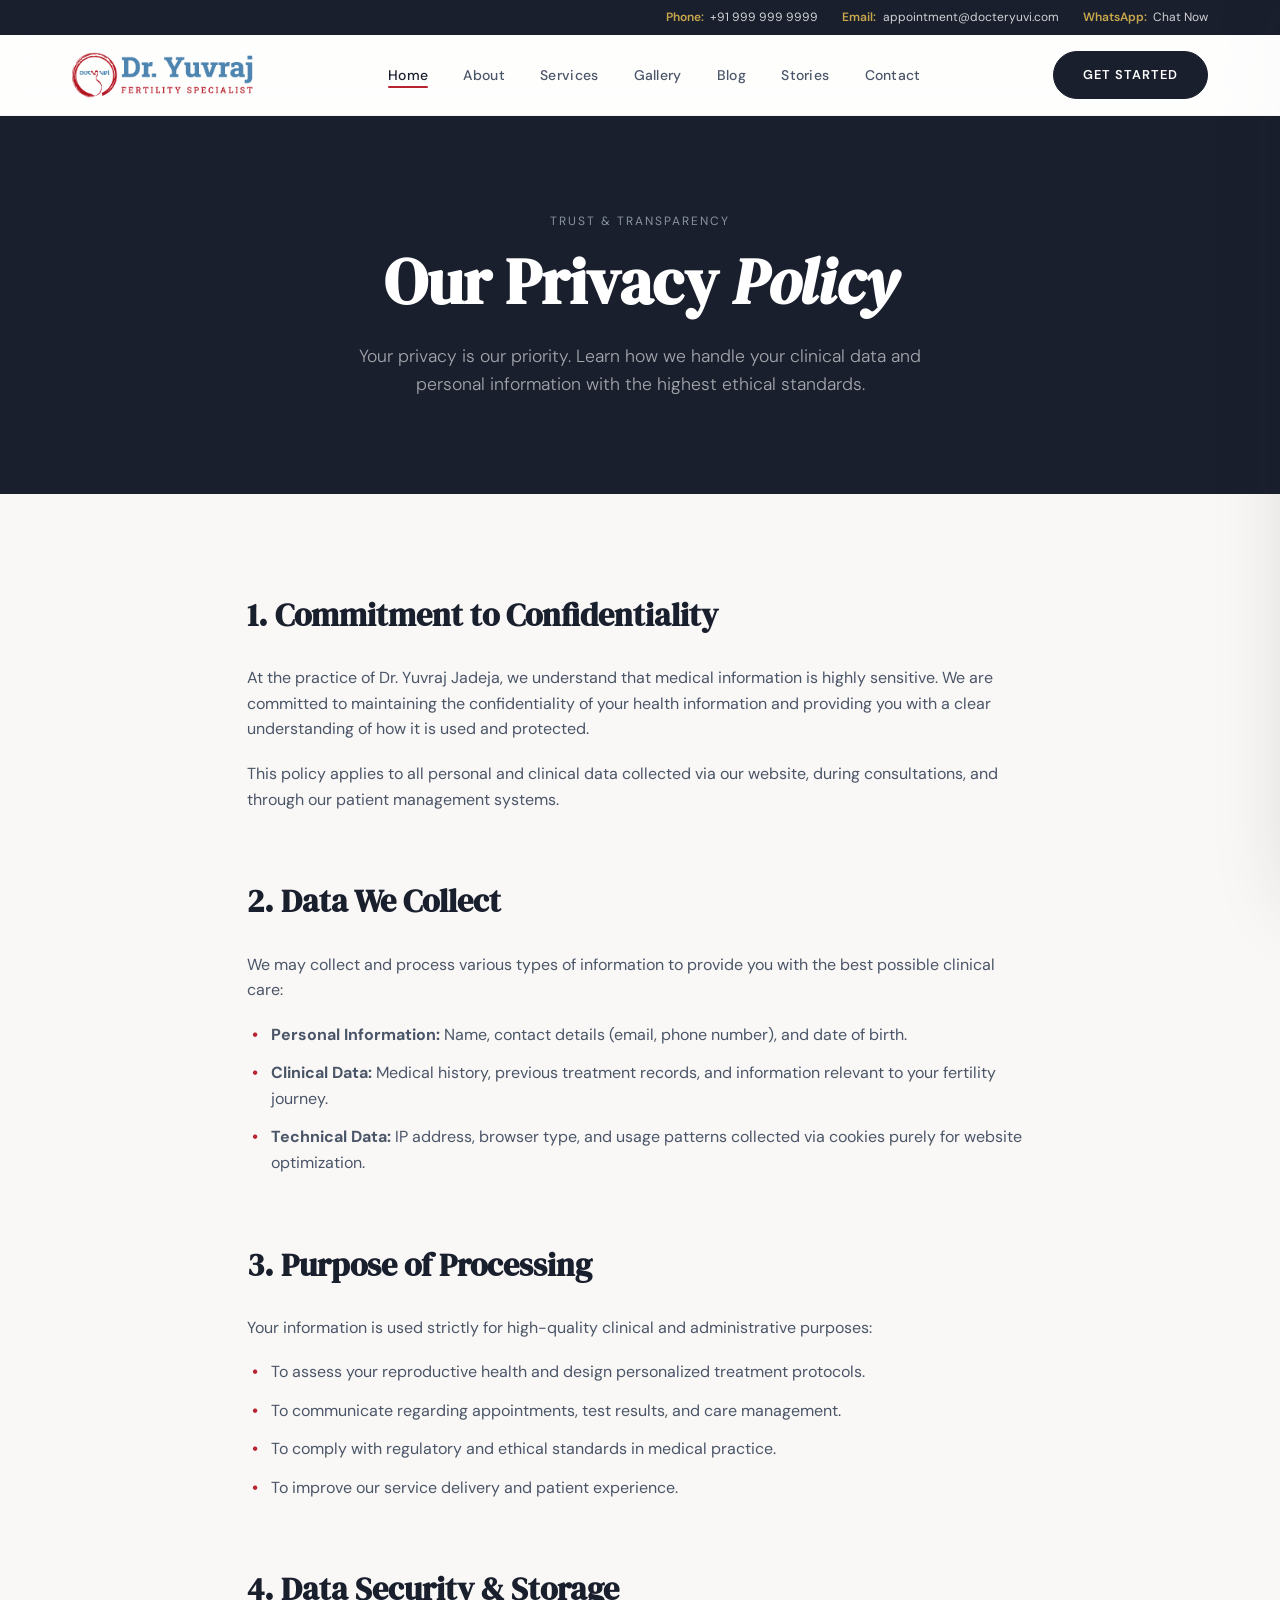
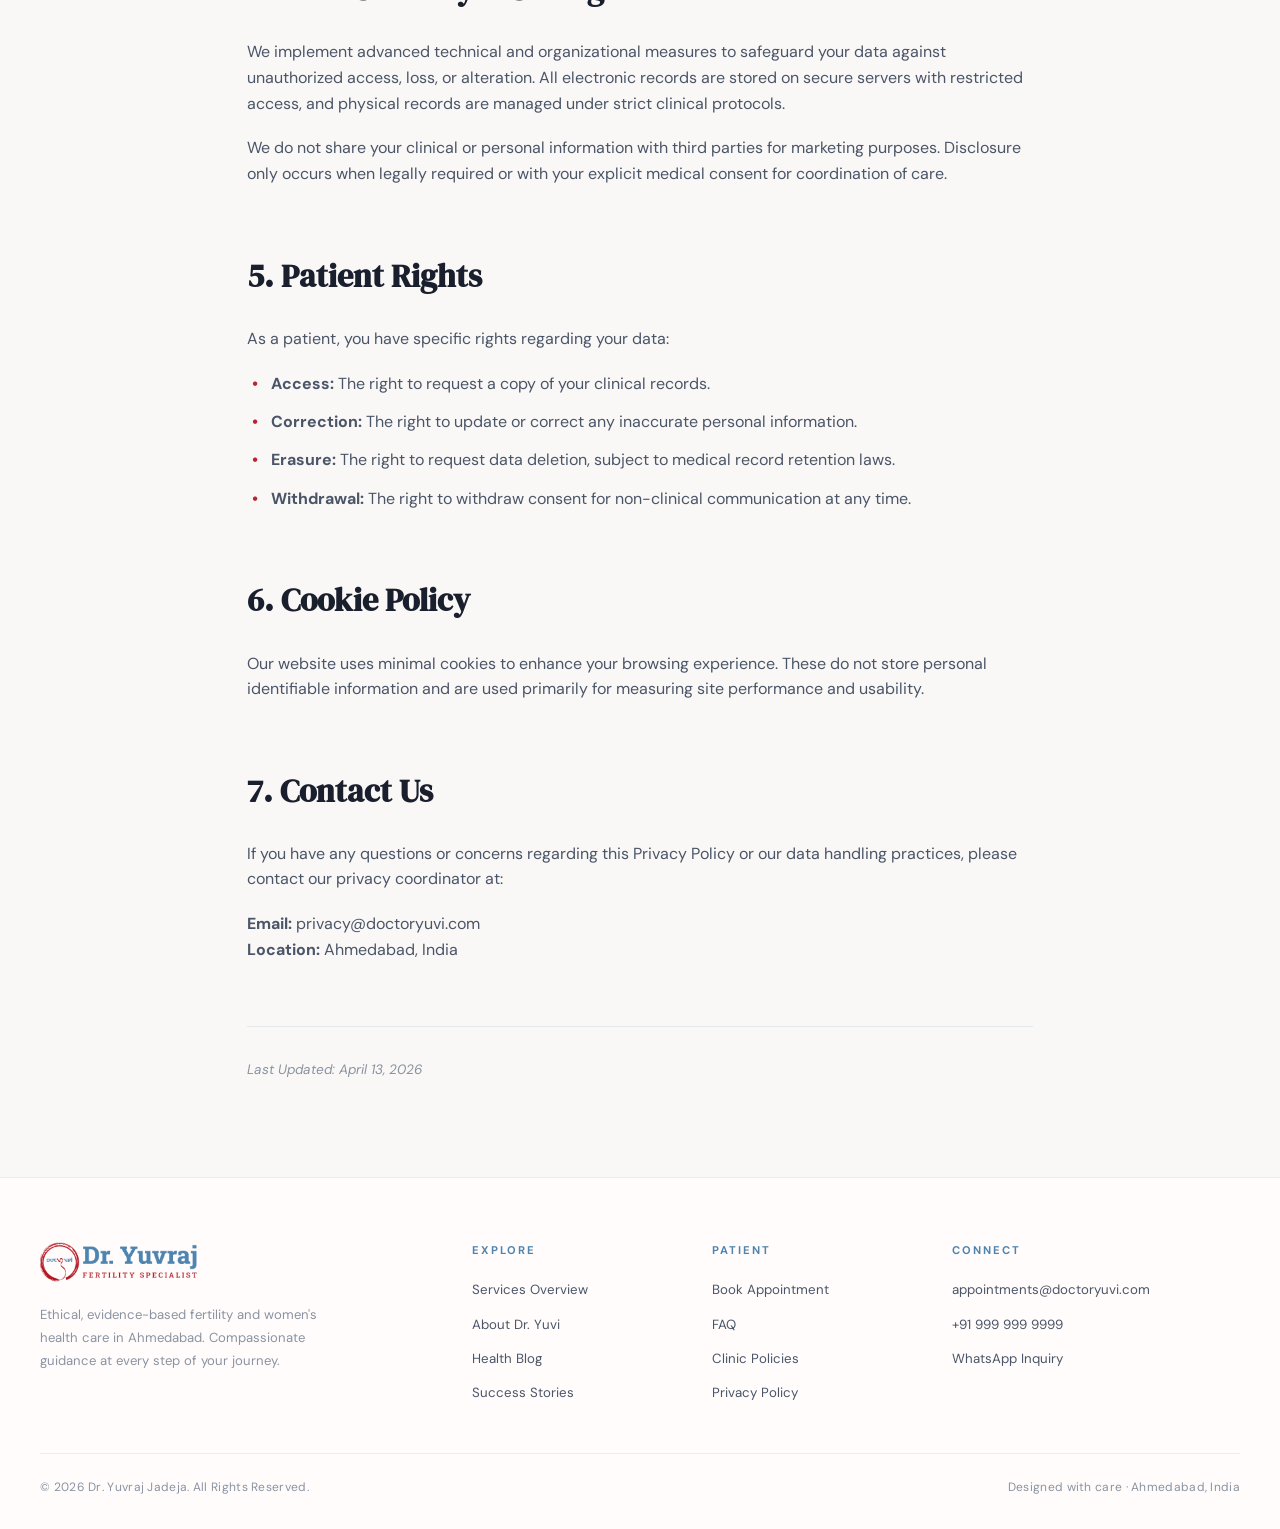
<file: frontend/privacy-policy.html>
<!DOCTYPE html>
<html lang="en">
<head>
<meta charset="UTF-8">
<meta name="viewport" content="width=device-width, initial-scale=1.0">
<title>Privacy Policy | Dr. Yuvraj Jadeja</title>
<link rel="stylesheet" href="style.css">
<meta name="description" content="Read our privacy policy and learn how we protect your patient data and clinical information.">
<link href="https://fonts.googleapis.com/css2?family=DM+Serif+Display:ital@0;1&family=DM+Sans:opsz,wght@9..40,300;9..40,400;9..40,500;9..40,600&display=swap" rel="stylesheet">
<style>
  

  
</style>
</head>
<body>

<!-- OVERLAY -->
<div class="drawer-overlay" id="drawerOverlay"></div>

<!-- RIGHT DRAWER -->
<aside class="drawer" id="drawer" aria-label="Site navigation" role="dialog" aria-modal="true">

  <!-- Drawer top bar -->
  <div class="drawer-top">
    <a href="index.html" class="drawer-logo">DR. <span>YUVI</span></a>
    <button class="drawer-close" id="drawerClose" aria-label="Close menu">
      <svg width="16" height="16" viewBox="0 0 24 24" fill="none" stroke="currentColor" stroke-width="2.5" stroke-linecap="round" stroke-linejoin="round"><line x1="18" y1="6" x2="6" y2="18"/><line x1="6" y1="6" x2="18" y2="18"/></svg>
    </button>
  </div>

  <!-- Nav links -->
  <nav class="drawer-nav">
    
    <a href="index.html" class="drawer-link active">
      Home
      <svg width="14" height="14" viewBox="0 0 24 24" fill="none" stroke="currentColor" stroke-width="2" stroke-linecap="round" stroke-linejoin="round"><path d="M5 12h14M12 5l7 7-7 7"/></svg>
    </a>
    <a href="about.html" class="drawer-link">
      About Dr. Yuvi
      <svg width="14" height="14" viewBox="0 0 24 24" fill="none" stroke="currentColor" stroke-width="2" stroke-linecap="round" stroke-linejoin="round"><path d="M5 12h14M12 5l7 7-7 7"/></svg>
    </a>
    <a href="services.html" class="drawer-link">
      Services
      <svg width="14" height="14" viewBox="0 0 24 24" fill="none" stroke="currentColor" stroke-width="2" stroke-linecap="round" stroke-linejoin="round"><path d="M5 12h14M12 5l7 7-7 7"/></svg>
    </a>
    <a href="gallery.html" class="drawer-link">
      Gallery
      <svg width="14" height="14" viewBox="0 0 24 24" fill="none" stroke="currentColor" stroke-width="2" stroke-linecap="round" stroke-linejoin="round"><path d="M5 12h14M12 5l7 7-7 7"/></svg>
    </a>
    <a href="blog.html" class="drawer-link">
      Health Blog
      <svg width="14" height="14" viewBox="0 0 24 24" fill="none" stroke="currentColor" stroke-width="2" stroke-linecap="round" stroke-linejoin="round"><path d="M5 12h14M12 5l7 7-7 7"/></svg>
    </a>
    <a href="success-stories.html" class="drawer-link">
      Success Stories
      <svg width="14" height="14" viewBox="0 0 24 24" fill="none" stroke="currentColor" stroke-width="2" stroke-linecap="round" stroke-linejoin="round"><path d="M5 12h14M12 5l7 7-7 7"/></svg>
    </a>
    <a href="contact.html" class="drawer-link">
      Contact
      <svg width="14" height="14" viewBox="0 0 24 24" fill="none" stroke="currentColor" stroke-width="2" stroke-linecap="round" stroke-linejoin="round"><path d="M5 12h14M12 5l7 7-7 7"/></svg>
    </a>

    <hr class="drawer-divider">
    <span class="drawer-nav-label" style="margin-top:0.4rem;">Locations</span>
    <a href="#" class="drawer-link" style="font-family:'DM Sans',sans-serif; font-size:0.88rem; font-weight:500;">
      Nimaaya Surat
      <svg width="14" height="14" viewBox="0 0 24 24" fill="none" stroke="currentColor" stroke-width="2" stroke-linecap="round" stroke-linejoin="round"><path d="M21 10c0 7-9 13-9 13s-9-6-9-13a9 9 0 0 1 18 0z"/><circle cx="12" cy="10" r="3"/></svg>
    </a>
    <a href="#" class="drawer-link" style="font-family:'DM Sans',sans-serif; font-size:0.88rem; font-weight:500;">
      Nimaaya Vadodara
      <svg width="14" height="14" viewBox="0 0 24 24" fill="none" stroke="currentColor" stroke-width="2" stroke-linecap="round" stroke-linejoin="round"><path d="M21 10c0 7-9 13-9 13s-9-6-9-13a9 9 0 0 1 18 0z"/><circle cx="12" cy="10" r="3"/></svg>
    </a>
    



    <hr class="drawer-divider">
    <span class="drawer-nav-label" style="margin-top:0.4rem;">Contact</span>
     <a href="tel:+919999999999" class="drawer-link">
  +91 9999999999
  <!-- Phone Icon -->
  <svg width="14" height="14" viewBox="0 0 24 24" fill="none" stroke="currentColor" stroke-width="2">
    <path d="M22 16.92v3a2 2 0 0 1-2.18 2 
    19.79 19.79 0 0 1-8.63-3.07 
    19.5 19.5 0 0 1-6-6 
    19.79 19.79 0 0 1-3.07-8.67 
    A2 2 0 0 1 4.11 2h3 
    a2 2 0 0 1 2 1.72 
    12.84 12.84 0 0 0 .7 2.81 
    2 2 0 0 1-.45 2.11L8.09 9.91 
    a16 16 0 0 0 6 6l1.27-1.27 
    a2 2 0 0 1 2.11-.45 
    12.84 12.84 0 0 0 2.81.7 
    A2 2 0 0 1 22 16.92z"/>
  </svg>
</a>
     <a href="mailto:appointment@docteryuvi.com" class="drawer-link">
  appointment@docteryuvi.com
  <!-- Mail Icon -->
  <svg width="14" height="14" viewBox="0 0 24 24" fill="none" stroke="currentColor" stroke-width="2">
    <path d="M4 4h16v16H4z"/>
    <polyline points="22,6 12,13 2,6"/>
  </svg>
</a>
    <a href="https://wa.me/919999999999" target="_blank" class="drawer-link">
  WhatsApp Consultation
  <!-- WhatsApp Icon -->
  <svg width="14" height="14" viewBox="0 0 24 24" fill="currentColor">
    <path d="M20.52 3.48A11.8 11.8 0 0 0 12.05 0C5.52 0 .2 5.32.2 11.86c0 2.09.55 4.13 1.6 5.93L0 24l6.37-1.67a11.8 11.8 0 0 0 5.68 1.45h.01c6.53 0 11.85-5.32 11.85-11.86 
    0-3.17-1.23-6.15-3.39-8.32zM12.05 21.7a9.8 9.8 0 0 1-5-1.38l-.36-.21-3.78.99 1.01-3.69-.23-.38a9.77 9.77 0 0 1-1.5-5.17c0-5.42 4.41-9.83 9.86-9.83 
    2.63 0 5.11 1.02 6.97 2.89a9.77 9.77 0 0 1 2.89 6.97c0 5.42-4.41 9.83-9.86 9.83zm5.4-7.36c-.3-.15-1.76-.87-2.03-.97-.27-.1-.47-.15-.67.15-.2.3-.77.97-.95 1.17-.17.2-.35.22-.65.07-.3-.15-1.28-.47-2.43-1.5-.9-.8-1.5-1.8-1.68-2.1-.17-.3-.02-.46.13-.61.14-.14.3-.35.45-.52.15-.17.2-.3.3-.5.1-.2.05-.37-.02-.52-.07-.15-.67-1.62-.92-2.22-.24-.58-.48-.5-.67-.51h-.57c-.2 0-.52.07-.8.37-.27.3-1.05 1.02-1.05 2.5s1.07 2.9 1.22 3.1c.15.2 2.1 3.2 5.1 4.49.71.31 1.26.5 1.7.64.71.22 1.36.19 1.87.11.57-.09 1.76-.72 2.01-1.42.25-.7.25-1.3.17-1.42-.07-.12-.27-.2-.57-.35z"/>
  </svg>
</a>
  </nav>


</aside>

<!-- TOP BAR (Desktop Only) -->
<div class="top-nav-bar">
  <div class="top-nav-inner">
    <div class="top-nav-contact">
      <a href="tel:+919999999999"><span>Phone:</span> +91 999 999 9999</a>
      <a href="mailto:appointment@docteryuvi.com"><span>Email:</span> appointment@docteryuvi.com</a>
      <a href="https://wa.me/919999999999" target="_blank"><span>WhatsApp:</span> Chat Now</a>
    </div>
  </div>
</div>

<!-- NAV -->
<nav class="nav" id="mainNav">
  <div class="nav-inner">
    <a href="index.html" class="brand">
      <img src="assets/img/63e0fe368fba6.png" alt="Dr Yuvraj Jadeja" onerror="this.style.display='none';this.nextElementSibling.style.display='block'">
      <span style="display:none;font-family:'DM Serif Display',serif;font-size:1.35rem;">DR. <span style="color:var(--crimson)">YUVI</span></span>
    </a>

    <!-- Desktop center links -->
    <ul class="nav-center">
      <li><a href="index.html" class="active">Home</a></li>
      <li><a href="about.html">About</a></li>
      <li><a href="services.html">Services</a></li>
      <li><a href="gallery.html">Gallery</a></li>
      <li><a href="blog.html">Blog</a></li>
      <li><a href="success-stories.html">Stories</a></li>
      <li><a href="contact.html">Contact</a></li>
    </ul>

    <div class="nav-right">
      <a href="quiz.html" class="nav-cta">Get Started</a>
      <!-- Hamburger — opens drawer on ALL screen sizes -->
      <button class="hamburger" id="hamburger" aria-label="Open menu" aria-expanded="false" aria-controls="drawer">
        <span></span><span></span><span></span>
      </button>
    </div>
  </div>
</nav>

<section class="policy-hero">
  <div class="policy-hero-inner">
    <div class="breadcrumb">Trust & Transparency</div>
    <h1>Our Privacy <em>Policy</em></h1>
    <p>Your privacy is our priority. Learn how we handle your clinical data and personal information with the highest ethical standards.</p>
  </div>
</section>

<main class="content-container">
  
  <section class="policy-section">
    <h2>1. Commitment to Confidentiality</h2>
    <p>At the practice of Dr. Yuvraj Jadeja, we understand that medical information is highly sensitive. We are committed to maintaining the confidentiality of your health information and providing you with a clear understanding of how it is used and protected.</p>
    <p>This policy applies to all personal and clinical data collected via our website, during consultations, and through our patient management systems.</p>
  </section>

  <section class="policy-section">
    <h2>2. Data We Collect</h2>
    <p>We may collect and process various types of information to provide you with the best possible clinical care:</p>
    <ul>
      <li><strong>Personal Information:</strong> Name, contact details (email, phone number), and date of birth.</li>
      <li><strong>Clinical Data:</strong> Medical history, previous treatment records, and information relevant to your fertility journey.</li>
      <li><strong>Technical Data:</strong> IP address, browser type, and usage patterns collected via cookies purely for website optimization.</li>
    </ul>
  </section>

  <section class="policy-section">
    <h2>3. Purpose of Processing</h2>
    <p>Your information is used strictly for high-quality clinical and administrative purposes:</p>
    <ul>
      <li>To assess your reproductive health and design personalized treatment protocols.</li>
      <li>To communicate regarding appointments, test results, and care management.</li>
      <li>To comply with regulatory and ethical standards in medical practice.</li>
      <li>To improve our service delivery and patient experience.</li>
    </ul>
  </section>

  <section class="policy-section">
    <h2>4. Data Security & Storage</h2>
    <p>We implement advanced technical and organizational measures to safeguard your data against unauthorized access, loss, or alteration. All electronic records are stored on secure servers with restricted access, and physical records are managed under strict clinical protocols.</p>
    <p>We do not share your clinical or personal information with third parties for marketing purposes. Disclosure only occurs when legally required or with your explicit medical consent for coordination of care.</p>
  </section>

  <section class="policy-section">
    <h2>5. Patient Rights</h2>
    <p>As a patient, you have specific rights regarding your data:</p>
    <ul>
      <li><strong>Access:</strong> The right to request a copy of your clinical records.</li>
      <li><strong>Correction:</strong> The right to update or correct any inaccurate personal information.</li>
      <li><strong>Erasure:</strong> The right to request data deletion, subject to medical record retention laws.</li>
      <li><strong>Withdrawal:</strong> The right to withdraw consent for non-clinical communication at any time.</li>
    </ul>
  </section>

  <section class="policy-section">
    <h2>6. Cookie Policy</h2>
    <p>Our website uses minimal cookies to enhance your browsing experience. These do not store personal identifiable information and are used primarily for measuring site performance and usability.</p>
  </section>

  <section class="policy-section">
    <h2>7. Contact Us</h2>
    <p>If you have any questions or concerns regarding this Privacy Policy or our data handling practices, please contact our privacy coordinator at:</p>
    <p><strong>Email:</strong> privacy@doctoryuvi.com<br><strong>Location:</strong> Ahmedabad, India</p>
  </section>

  <div class="last-updated">Last Updated: April 13, 2026</div>

</main>

<footer class="footer">
  <div class="footer-inner">
    <div>
      <a href="index.html" class="footer-brand"><img src="assets/img/63e0fe368fba6.png" alt="Logo" style="max-height: 40px;"></a>
      <p class="footer-desc">Ethical, evidence-based fertility and women's health care in Ahmedabad. Compassionate guidance at every step of your journey.</p>
    </div>
    <div>
      <h5>Explore</h5>
      <ul>
        <li><a href="services.html">Services Overview</a></li>
        <li><a href="about.html">About Dr. Yuvi</a></li>
        <li><a href="blog.html">Health Blog</a></li>
        <li><a href="success-stories.html">Success Stories</a></li>
      </ul>
    </div>
    <div>
      <h5>Patient</h5>
      <ul>
        <li><a href="contact.html">Book Appointment</a></li>
        <li><a href="faq.html">FAQ</a></li>
        <li><a href="#">Clinic Policies</a></li>
        <li><a href="privacy-policy.html">Privacy Policy</a></li>
      </ul>
    </div>
    <div>
      <h5>Connect</h5>
      <ul>
        <li><a href="mailto:appointments@doctoryuvi.com">appointments@doctoryuvi.com</a></li>
        <li><a href="tel:+919999999999">+91 999 999 9999</a></li>
        <li><a href="#">WhatsApp Inquiry</a></li>
      </ul>
    </div>
  </div>
  <div class="footer-bottom">
    <p>© 2026 Dr. Yuvraj Jadeja. All Rights Reserved.</p>
    <p>Designed with care · Ahmedabad, India</p>
  </div>
</footer>

<script>
  // ── DRAWER ──
  const hamburger = document.getElementById('hamburger');
  const drawer = document.getElementById('drawer');
  const overlay = document.getElementById('drawerOverlay');
  const drawerClose = document.getElementById('drawerClose');
  const nav = document.getElementById('mainNav');

  function openDrawer() {
    drawer.classList.add('open');
    overlay.classList.add('active');
    hamburger.classList.add('active');
    hamburger.setAttribute('aria-expanded', 'true');
    document.body.style.overflow = 'hidden';
  }
  function closeDrawer() {
    drawer.classList.remove('open');
    overlay.classList.remove('active');
    hamburger.classList.remove('active');
    hamburger.setAttribute('aria-expanded', 'false');
    document.body.style.overflow = '';
  }

  hamburger.addEventListener('click', () => {
    drawer.classList.contains('open') ? closeDrawer() : openDrawer();
  });
  drawerClose.addEventListener('click', closeDrawer);
  overlay.addEventListener('click', closeDrawer);

  // Close on Escape
  document.addEventListener('keydown', e => {
    if (e.key === 'Escape' && drawer.classList.contains('open')) closeDrawer();
  });

  // ── NAV SCROLL ──
  window.addEventListener('scroll', () => {
    nav.classList.toggle('scrolled', window.scrollY > 50);
  });

  // ── SCROLL REVEAL ──
  const reveals = document.querySelectorAll('.reveal');
  const revealObserver = new IntersectionObserver(entries => {
    entries.forEach((entry, i) => {
      if (entry.isIntersecting) {
        setTimeout(() => entry.target.classList.add('visible'), i * 70);
        revealObserver.unobserve(entry.target);
      }
    });
  }, { threshold: 0.08 });
  reveals.forEach(el => revealObserver.observe(el));

  // Auto-reveal hero
  document.querySelectorAll('.hero .reveal').forEach(el => {
    setTimeout(() => el.classList.add('visible'), 150);
  });

  // ── FAQ ──
  document.querySelectorAll('.faq-question').forEach(btn => {
    btn.addEventListener('click', () => {
      const item = btn.closest('.faq-item');
      const isOpen = item.classList.contains('open');
      document.querySelectorAll('.faq-item.open').forEach(i => i.classList.remove('open'));
      if (!isOpen) item.classList.add('open');
    });
  });
</script>
<a href="quiz.html" class="mobile-floating-cta">Get Started &rarr;</a>
</body>
</html>
</file>
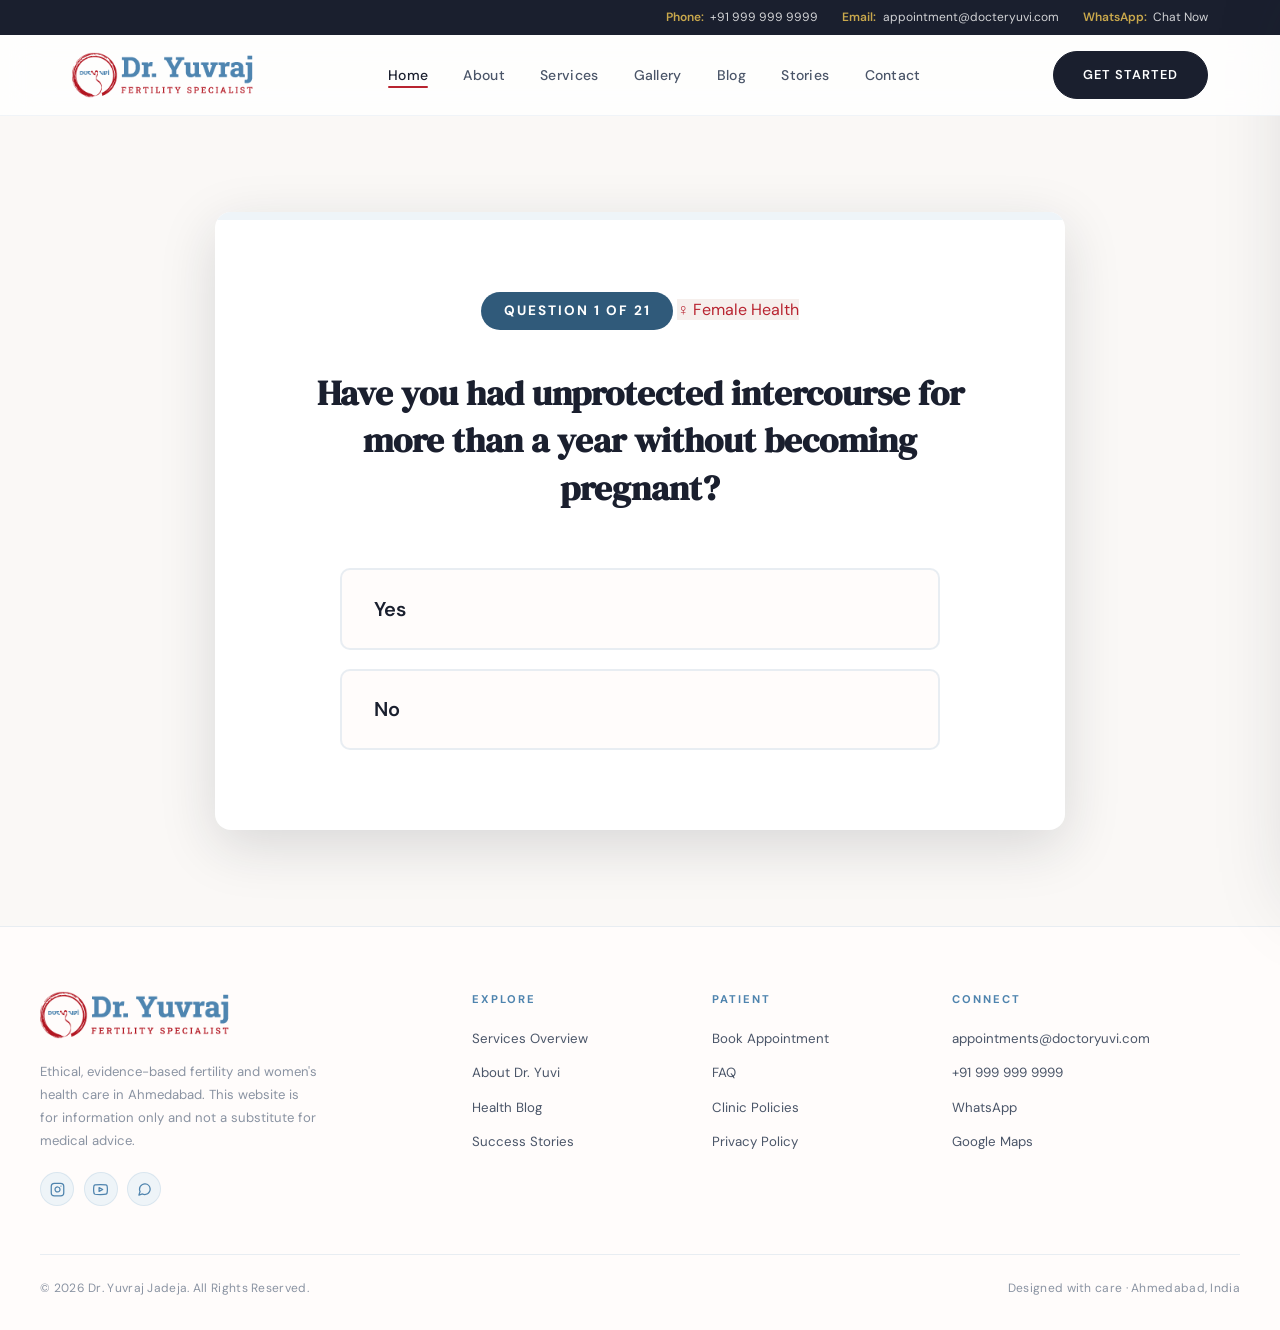
<file: frontend/quiz.html>
<!DOCTYPE html>
<html lang="en">
<head>
<meta charset="UTF-8">
<meta name="viewport" content="width=device-width, initial-scale=1.0">
<title>Assessment | Dr. Yuvraj Jadeja</title>
<link rel="stylesheet" href="style.css">
<meta name="description" content="Find the best fertility path for you with our free interactive assessment.">
<link href="https://fonts.googleapis.com/css2?family=DM+Serif+Display:ital@0;1&family=DM+Sans:opsz,wght@9..40,300;9..40,400;9..40,500;9..40,600&display=swap" rel="stylesheet">
</head>
<body>

<!-- OVERLAY -->
<div class="drawer-overlay" id="drawerOverlay"></div>

<!-- RIGHT DRAWER -->
<aside class="drawer" id="drawer" aria-label="Site navigation" role="dialog" aria-modal="true">
  <div class="drawer-top">
    <a href="index.html" class="drawer-logo">DR. <span>YUVI</span></a>
    <button class="drawer-close" id="drawerClose" aria-label="Close menu">
      <svg width="16" height="16" viewBox="0 0 24 24" fill="none" stroke="currentColor" stroke-width="2.5" stroke-linecap="round" stroke-linejoin="round"><line x1="18" y1="6" x2="6" y2="18"/><line x1="6" y1="6" x2="18" y2="18"/></svg>
    </button>
  </div>
  <nav class="drawer-nav">
    <a href="index.html" class="drawer-link active">Home<svg width="14" height="14" viewBox="0 0 24 24" fill="none" stroke="currentColor" stroke-width="2" stroke-linecap="round" stroke-linejoin="round"><path d="M5 12h14M12 5l7 7-7 7"/></svg></a>
    <a href="about.html" class="drawer-link">About Dr. Yuvi<svg width="14" height="14" viewBox="0 0 24 24" fill="none" stroke="currentColor" stroke-width="2" stroke-linecap="round" stroke-linejoin="round"><path d="M5 12h14M12 5l7 7-7 7"/></svg></a>
    <a href="services.html" class="drawer-link">Services<svg width="14" height="14" viewBox="0 0 24 24" fill="none" stroke="currentColor" stroke-width="2" stroke-linecap="round" stroke-linejoin="round"><path d="M5 12h14M12 5l7 7-7 7"/></svg></a>
    <a href="gallery.html" class="drawer-link">Gallery<svg width="14" height="14" viewBox="0 0 24 24" fill="none" stroke="currentColor" stroke-width="2" stroke-linecap="round" stroke-linejoin="round"><path d="M5 12h14M12 5l7 7-7 7"/></svg></a>
    <a href="blog.html" class="drawer-link">Health Blog<svg width="14" height="14" viewBox="0 0 24 24" fill="none" stroke="currentColor" stroke-width="2" stroke-linecap="round" stroke-linejoin="round"><path d="M5 12h14M12 5l7 7-7 7"/></svg></a>
    <a href="success-stories.html" class="drawer-link">Success Stories<svg width="14" height="14" viewBox="0 0 24 24" fill="none" stroke="currentColor" stroke-width="2" stroke-linecap="round" stroke-linejoin="round"><path d="M5 12h14M12 5l7 7-7 7"/></svg></a>
    <a href="contact.html" class="drawer-link">Contact<svg width="14" height="14" viewBox="0 0 24 24" fill="none" stroke="currentColor" stroke-width="2" stroke-linecap="round" stroke-linejoin="round"><path d="M5 12h14M12 5l7 7-7 7"/></svg></a>
    <hr class="drawer-divider">
    <span class="drawer-nav-label" style="margin-top:0.4rem;">Locations</span>
    <a href="#" class="drawer-link" style="font-family:'DM Sans',sans-serif;font-size:0.88rem;font-weight:500;">Nimaaya Surat<svg width="14" height="14" viewBox="0 0 24 24" fill="none" stroke="currentColor" stroke-width="2" stroke-linecap="round" stroke-linejoin="round"><path d="M21 10c0 7-9 13-9 13s-9-6-9-13a9 9 0 0 1 18 0z"/><circle cx="12" cy="10" r="3"/></svg></a>
    <a href="#" class="drawer-link" style="font-family:'DM Sans',sans-serif;font-size:0.88rem;font-weight:500;">Nimaaya Vadodara<svg width="14" height="14" viewBox="0 0 24 24" fill="none" stroke="currentColor" stroke-width="2" stroke-linecap="round" stroke-linejoin="round"><path d="M21 10c0 7-9 13-9 13s-9-6-9-13a9 9 0 0 1 18 0z"/><circle cx="12" cy="10" r="3"/></svg></a>
    <hr class="drawer-divider">
    <span class="drawer-nav-label" style="margin-top:0.4rem;">Contact</span>
    <a href="tel:+919999999999" class="drawer-link">+91 9999999999<svg width="14" height="14" viewBox="0 0 24 24" fill="none" stroke="currentColor" stroke-width="2"><path d="M22 16.92v3a2 2 0 0 1-2.18 2 19.79 19.79 0 0 1-8.63-3.07 19.5 19.5 0 0 1-6-6 19.79 19.79 0 0 1-3.07-8.67A2 2 0 0 1 4.11 2h3a2 2 0 0 1 2 1.72 12.84 12.84 0 0 0 .7 2.81 2 2 0 0 1-.45 2.11L8.09 9.91a16 16 0 0 0 6 6l1.27-1.27a2 2 0 0 1 2.11-.45 12.84 12.84 0 0 0 2.81.7A2 2 0 0 1 22 16.92z"/></svg></a>
    <a href="mailto:appointment@docteryuvi.com" class="drawer-link">appointment@docteryuvi.com<svg width="14" height="14" viewBox="0 0 24 24" fill="none" stroke="currentColor" stroke-width="2"><path d="M4 4h16v16H4z"/><polyline points="22,6 12,13 2,6"/></svg></a>
    <a href="https://wa.me/919999999999" target="_blank" class="drawer-link">WhatsApp Consultation<svg width="14" height="14" viewBox="0 0 24 24" fill="currentColor"><path d="M20.52 3.48A11.8 11.8 0 0 0 12.05 0C5.52 0 .2 5.32.2 11.86c0 2.09.55 4.13 1.6 5.93L0 24l6.37-1.67a11.8 11.8 0 0 0 5.68 1.45h.01c6.53 0 11.85-5.32 11.85-11.86 0-3.17-1.23-6.15-3.39-8.32z"/></svg></a>
  </nav>
</aside>

<!-- TOP BAR -->
<div class="top-nav-bar">
  <div class="top-nav-inner">
    <div class="top-nav-contact">
      <a href="tel:+919999999999"><span>Phone:</span> +91 999 999 9999</a>
      <a href="mailto:appointment@docteryuvi.com"><span>Email:</span> appointment@docteryuvi.com</a>
      <a href="https://wa.me/919999999999" target="_blank"><span>WhatsApp:</span> Chat Now</a>
    </div>
  </div>
</div>

<!-- NAV -->
<nav class="nav" id="mainNav">
  <div class="nav-inner">
    <a href="index.html" class="brand">
      <img src="assets/img/63e0fe368fba6.png" alt="Dr Yuvraj Jadeja" onerror="this.style.display='none';this.nextElementSibling.style.display='block'">
      <span style="display:none;font-family:'DM Serif Display',serif;font-size:1.35rem;">DR. <span style="color:var(--crimson)">YUVI</span></span>
    </a>
    <ul class="nav-center">
      <li><a href="index.html" class="active">Home</a></li>
      <li><a href="about.html">About</a></li>
      <li><a href="services.html">Services</a></li>
      <li><a href="gallery.html">Gallery</a></li>
      <li><a href="blog.html">Blog</a></li>
      <li><a href="success-stories.html">Stories</a></li>
      <li><a href="contact.html">Contact</a></li>
    </ul>
    <div class="nav-right">
      <a href="quiz.html" class="nav-cta">Get Started</a>
      <button class="hamburger" id="hamburger" aria-label="Open menu" aria-expanded="false" aria-controls="drawer">
        <span></span><span></span><span></span>
      </button>
    </div>
  </div>
</nav>

<!-- QUIZ SECTION -->
<section class="quiz-section" aria-label="Interactive Assessment">
  <div class="quiz-container reveal">
    <div class="quiz-progress">
      <div class="quiz-progress-bar" id="quizProgressBar"></div>
    </div>

    <!-- STEP 1: Questions -->
    <div id="quizFormView">
      <div class="quiz-header">
        <span class="quiz-step" id="quizStepText">Question 1 of 21</span>
        <!-- Section badge -->
        <span class="quiz-section-badge" id="quizSectionBadge">Female Health</span>
      </div>

      <div class="quiz-body" aria-live="polite">
        <h2 class="quiz-question" id="quizQuestionText">Loading Question...</h2>
        <div class="quiz-options">
          <button class="quiz-btn" onclick="handleAnswer('Yes')">Yes</button>
          <button class="quiz-btn" onclick="handleAnswer('No')">No</button>
        </div>
      </div>
    </div>

    <!-- STEP 2: Teaser -->
    <div id="quizTeaserView" class="quiz-view-teaser" style="display:none;">
      <h2 class="quiz-teaser-title">Your Fertility Score: <span style="color:var(--gold);">Moderate ⚠️</span></h2>
      <p class="quiz-teaser-desc">You may have some concerns that need attention...</p>
      <div class="teaser-blur-box">
        <div class="teaser-blur-content">
          <h4 style="margin-bottom:1rem;">Detailed Medical Analysis</h4>
          <p>Based on your age and lifestyle factors, we have identified specific metrics that could be influencing your clinical fertility journey right now.</p>
          <ul style="margin-top:1rem;padding-left:1.5rem;">
            <li>Hormonal alignment indicators</li>
            <li>Cycle regularity impact</li>
            <li>Lifestyle and historical factors</li>
            <li>Male partner fertility factors</li>
          </ul>
        </div>
        <div class="teaser-blur-overlay">
          <button class="btn-primary-dark" onclick="showLeadView()">Unlock Full Results <svg width="15" height="15" viewBox="0 0 24 24" fill="none" stroke="currentColor" stroke-width="2.5" stroke-linecap="round" stroke-linejoin="round"><path d="M5 12h14M12 5l7 7-7 7"/></svg></button>
        </div>
      </div>
    </div>

    <!-- STEP 3: Lead Capture -->
    <div id="quizLeadView" class="quiz-view-lead" style="display:none;">
      <h2 class="quiz-lead-title">Where should we send your results?</h2>
      <p class="quiz-lead-desc">Enter your details to instantly unlock your customised fertility map.</p>
      <div class="quiz-form">
        <div class="form-group">
          <label for="leadName">Full Name</label>
          <input type="text" id="leadName" class="form-input" placeholder="Jane Doe" required>
        </div>
        <div class="form-group">
          <label for="leadPhone">Phone Number</label>
          <input type="tel" id="leadPhone" class="form-input" placeholder="+91 999 999 9999" required>
        </div>
        <div class="form-group">
          <label for="leadEmail">Email Address (Optional)</label>
          <input type="email" id="leadEmail" class="form-input" placeholder="jane@example.com">
        </div>
        <div class="form-group">
          <label for="leadCity">City (Optional)</label>
          <input type="text" id="leadCity" class="form-input" placeholder="Ahmedabad">
        </div>
        <button class="btn-primary-dark btn-full-width" onclick="submitLead()">Unlock My Results &rarr;</button>
      </div>
    </div>

    <!-- STEP 4: Final View (NO JSON shown) -->
    <div class="quiz-final quiz-view-final" id="quizFinal" style="display:none;">
      <h2 class="quiz-question quiz-final-title">Your Full Assessment</h2>
      <div class="final-result-card">
        <p id="finalResultText"></p>
      </div>
      <p class="quiz-final-text">Take the next step with expert guidance.</p>
      <div class="cta-btns flex-center">
        <a href="contact.html" class="btn-primary-dark">Book Free Consultation</a>
        <a href="https://wa.me/919999999999" target="_blank" class="btn-outline">
          <svg width="15" height="15" viewBox="0 0 24 24" fill="none" stroke="var(--gold)" stroke-width="2" stroke-linecap="round" stroke-linejoin="round"><path d="M21 11.5a8.38 8.38 0 0 1-.9 3.8 8.5 8.5 0 0 1-7.6 4.7 8.38 8.38 0 0 1-3.8-.9L3 21l1.9-5.7a8.38 8.38 0 0 1-.9-3.8 8.5 8.5 0 0 1 4.7-7.6 8.38 8.38 0 0 1 3.8-.9h.5a8.48 8.48 0 0 1 8 8v.5z"/></svg>
          WhatsApp Now
        </a>
      </div>
    </div>

  </div>
</section>

<!-- FOOTER -->
<footer class="footer">
  <div class="footer-inner">
    <div>
      <span class="footer-brand"><img src="assets/img/63e0fe368fba6.png" alt="Dr Yuvraj Jadeja Logo" style="max-height:48px;width:auto;object-fit:contain;"></span>
      <p class="footer-desc">Ethical, evidence-based fertility and women's health care in Ahmedabad. This website is for information only and not a substitute for medical advice.</p>
      <div class="footer-social">
        <a href="#" class="social-btn" aria-label="Instagram"><svg width="15" height="15" viewBox="0 0 24 24" fill="none" stroke="currentColor" stroke-width="2" stroke-linecap="round" stroke-linejoin="round"><rect x="2" y="2" width="20" height="20" rx="5" ry="5"/><path d="M16 11.37A4 4 0 1 1 12.63 8 4 4 0 0 1 16 11.37z"/><line x1="17.5" y1="6.5" x2="17.51" y2="6.5"/></svg></a>
        <a href="#" class="social-btn" aria-label="YouTube"><svg width="15" height="15" viewBox="0 0 24 24" fill="none" stroke="currentColor" stroke-width="2" stroke-linecap="round" stroke-linejoin="round"><path d="M22.54 6.42a2.78 2.78 0 0 0-1.95-1.96C18.88 4 12 4 12 4s-6.88 0-8.59.46a2.78 2.78 0 0 0-1.95 1.96A29 29 0 0 0 1 12a29 29 0 0 0 .46 5.58A2.78 2.78 0 0 0 3.41 19.6C5.12 20 12 20 12 20s6.88 0 8.59-.46a2.78 2.78 0 0 0 1.95-1.95A29 29 0 0 0 23 12a29 29 0 0 0-.46-5.58z"/><polygon points="9.75 15.02 15.5 12 9.75 8.98 9.75 15.02"/></svg></a>
        <a href="#" class="social-btn" aria-label="WhatsApp"><svg width="15" height="15" viewBox="0 0 24 24" fill="none" stroke="currentColor" stroke-width="2" stroke-linecap="round" stroke-linejoin="round"><path d="M21 11.5a8.38 8.38 0 0 1-.9 3.8 8.5 8.5 0 0 1-7.6 4.7 8.38 8.38 0 0 1-3.8-.9L3 21l1.9-5.7a8.38 8.38 0 0 1-.9-3.8 8.5 8.5 0 0 1 4.7-7.6 8.38 8.38 0 0 1 3.8-.9h.5a8.48 8.48 0 0 1 8 8v.5z"/></svg></a>
      </div>
    </div>
    <div>
      <h5>Explore</h5>
      <ul><li><a href="services.html">Services Overview</a></li><li><a href="about.html">About Dr. Yuvi</a></li><li><a href="blog.html">Health Blog</a></li><li><a href="success-stories.html">Success Stories</a></li></ul>
    </div>
    <div>
      <h5>Patient</h5>
      <ul><li><a href="contact.html">Book Appointment</a></li><li><a href="#">FAQ</a></li><li><a href="#">Clinic Policies</a></li><li><a href="#">Privacy Policy</a></li></ul>
    </div>
    <div>
      <h5>Connect</h5>
      <ul><li><a href="mailto:appointments@doctoryuvi.com">appointments@doctoryuvi.com</a></li><li><a href="tel:+919999999999">+91 999 999 9999</a></li><li><a href="#">WhatsApp</a></li><li><a href="#">Google Maps</a></li></ul>
    </div>
  </div>
  <div class="footer-bottom">
    <p>© 2026 Dr. Yuvraj Jadeja. All Rights Reserved.</p>
    <p>Designed with care · Ahmedabad, India</p>
  </div>
</footer>

<!-- SCRIPTS -->
<script>
  // Drawer logic
  const hamburger = document.getElementById('hamburger');
  const drawer = document.getElementById('drawer');
  const drawerOverlay = document.getElementById('drawerOverlay');
  const drawerClose = document.getElementById('drawerClose');

  function openDrawer() {
    drawer.classList.add('open');
    drawerOverlay.classList.add('active');
    hamburger.classList.add('active');
    hamburger.setAttribute('aria-expanded', 'true');
    document.body.style.overflow = 'hidden';
  }
  function closeDrawer() {
    drawer.classList.remove('open');
    drawerOverlay.classList.remove('active');
    hamburger.classList.remove('active');
    hamburger.setAttribute('aria-expanded', 'false');
    document.body.style.overflow = '';
  }
  hamburger.addEventListener('click', () => {
    drawer.classList.contains('open') ? closeDrawer() : openDrawer();
  });
  drawerOverlay.addEventListener('click', closeDrawer);
  drawerClose.addEventListener('click', closeDrawer);

  const reveals = document.querySelectorAll('.reveal');
  const revealObserver = new IntersectionObserver(entries => {
    entries.forEach((entry, i) => {
      if (entry.isIntersecting) {
        setTimeout(() => entry.target.classList.add('visible'), i * 70);
        revealObserver.unobserve(entry.target);
      }
    });
  }, { threshold: 0.08 });
  reveals.forEach(el => revealObserver.observe(el));


  // ── QUIZ QUESTIONS ──
  // section: 'female' | 'male'
  const quizQuestions = [
    // ── FEMALE (19 questions) ──
    { id: "trying_over_1yr",        section: "female", question: "Have you had unprotected intercourse for more than a year without becoming pregnant?" },
    { id: "over_35_6mo",            section: "female", question: "Are you nearing or over 35, and have had unprotected intercourse for 6 months without becoming pregnant?" },
    { id: "pelvic_infection_std",   section: "female", question: "Do you have a history of pelvic infection or a sexually transmitted disease?" },
    { id: "clomid_no_pregnancy",    section: "female", question: "Have you been treated with Clomid without becoming pregnant?" },
    { id: "over_38_future_preg",    section: "female", question: "Are you 38 years or older and contemplating a pregnancy in the future?" },
    { id: "endometriosis_history",  section: "female", question: "Do you have a personal or family history of endometriosis and would like to get pregnant some day?" },
    { id: "uterine_abnormality",    section: "female", question: "Have you been diagnosed with a uterine abnormality or structural defect?" },
    { id: "two_miscarriages",       section: "female", question: "Have you had two or more miscarriages or chemical pregnancies?" },
    { id: "pcos_insulin",           section: "female", question: "Do you have a diagnosis of PCOS, PCOD, or insulin resistance?" },
    { id: "irregular_cycles",       section: "female", question: "Are your menstrual cycles irregular (longer than 35 days from start of one to start of next)?" },
    { id: "cancer_fertility",       section: "female", question: "Have you been recently diagnosed with cancer, or have a family history of cancer, and would like to maintain reproductive potential?" },
    { id: "early_menopause_family", section: "female", question: "Do you have a family history of early menopause (occurring before age 45)?" },
    { id: "fibroids_conceive",      section: "female", question: "Have you been diagnosed with uterine fibroids and would like to conceive in the future?" },
    { id: "heavy_painful_periods",  section: "female", question: "Do you have especially heavy or painful menstrual periods?" },
    { id: "hair_acne_discharge",    section: "female", question: "Do you have unexplained extra hair growth, acne, or breast discharge?" },
    { id: "bad_eggs",               section: "female", question: "Have you been told you have \"bad eggs\" and would still like to have a baby?" },
    { id: "menopausal_conceive",    section: "female", question: "Has anyone told you that you are menopausal, but you would still like to conceive?" },
    { id: "family_birth_defect",    section: "female", question: "Do you or your husband have a family history of an inherited birth defect or abnormality, and you would like to have a child without this problem?" },
    { id: "genetic_carrier",        section: "female", question: "Are you or your male partner carriers of genetic mutations for Cystic Fibrosis, Sickle Cell, Thalassemia, Fragile X, or other mutations you do not want to pass to your child?" },

    // ── MALE (2 questions) ──
    { id: "male_testicular_trauma", section: "male",   question: "Has your male partner had any type of testicular trauma, defect, or surgery?" },
    { id: "male_ejaculation_issues",section: "male",   question: "Has your male partner had problems with ejaculation, general infections, or erections?" }
  ];

  let currentQuestionIndex = 0;
  const userAnswers = {};

  const questionTextEl  = document.getElementById('quizQuestionText');
  const stepTextEl      = document.getElementById('quizStepText');
  const progressBarEl   = document.getElementById('quizProgressBar');
  const sectionBadgeEl  = document.getElementById('quizSectionBadge');

  const quizFormView    = document.getElementById('quizFormView');
  const quizTeaserView  = document.getElementById('quizTeaserView');
  const quizLeadView    = document.getElementById('quizLeadView');
  const quizFinalView   = document.getElementById('quizFinal');

  function loadQuestion() {
    const currentQ = quizQuestions[currentQuestionIndex];
    questionTextEl.textContent = currentQ.question;
    stepTextEl.textContent = `Question ${currentQuestionIndex + 1} of ${quizQuestions.length}`;
    progressBarEl.style.width = `${(currentQuestionIndex / quizQuestions.length) * 100}%`;

    // Update section badge
    if (currentQ.section === 'female') {
      sectionBadgeEl.textContent = '♀ Female Health';
      sectionBadgeEl.className = 'quiz-section-badge badge-female';
    } else {
      sectionBadgeEl.textContent = '♂ Male Health';
      sectionBadgeEl.className = 'quiz-section-badge badge-male';
    }
  }

  function handleAnswer(answerValue) {
    const currentQ = quizQuestions[currentQuestionIndex];
    userAnswers[currentQ.id] = answerValue;
    currentQuestionIndex++;

    if (currentQuestionIndex < quizQuestions.length) {
      loadQuestion();
    } else {
      showTeaserView();
    }
  }

  function showTeaserView() {
    progressBarEl.style.width = '100%';
    quizFormView.style.display = 'none';
    quizTeaserView.style.display = 'block';
  }

  function showLeadView() {
    quizTeaserView.style.display = 'none';
    quizLeadView.style.display = 'block';
  }

  function submitLead() {
    const name  = document.getElementById('leadName').value.trim();
    const phone = document.getElementById('leadPhone').value.trim();

    if (!name || !phone) {
      alert("Please enter at least your Name and Phone Number.");
      return;
    }

    // Attach lead info to answers (for backend POST only — not shown to user)
    userAnswers['lead_name']  = name;
    userAnswers['lead_phone'] = phone;
    userAnswers['lead_email'] = document.getElementById('leadEmail').value.trim();
    userAnswers['lead_city']  = document.getElementById('leadCity').value.trim();

    // Build a readable result message
    const yesCount = Object.entries(userAnswers)
      .filter(([k, v]) => !k.startsWith('lead_') && v === 'Yes').length;
    let resultMsg = '';
    if (yesCount === 0) {
      resultMsg = "Based on your responses, you have no immediate red flags. However, if you are planning to conceive, a routine consultation with Dr. Yuvi is always a great first step.";
    } else if (yesCount <= 3) {
      resultMsg = `You answered "Yes" to ${yesCount} concern(s). There are some areas worth discussing with a specialist. We recommend booking a consultation to explore your options and get a personalised care plan.`;
    } else {
      resultMsg = `You answered "Yes" to ${yesCount} concern(s), indicating moderate to significant fertility-related factors. We strongly recommend a comprehensive clinical evaluation with Dr. Yuvi to identify the best path forward for you.`;
    }
    document.getElementById('finalResultText').textContent = resultMsg;

    // Transition to final CTA (no JSON shown)
    quizLeadView.style.display = 'none';
    quizFinalView.style.display = 'block';

    // Send to backend (uncomment when ready)
    /*
    fetch('/api/submit-quiz-lead', {
      method: 'POST',
      headers: { 'Content-Type': 'application/json' },
      body: JSON.stringify(userAnswers)
    });
    */
  }

  document.addEventListener("DOMContentLoaded", () => {
    loadQuestion();
  });
</script>
</body>
</html>
</file>
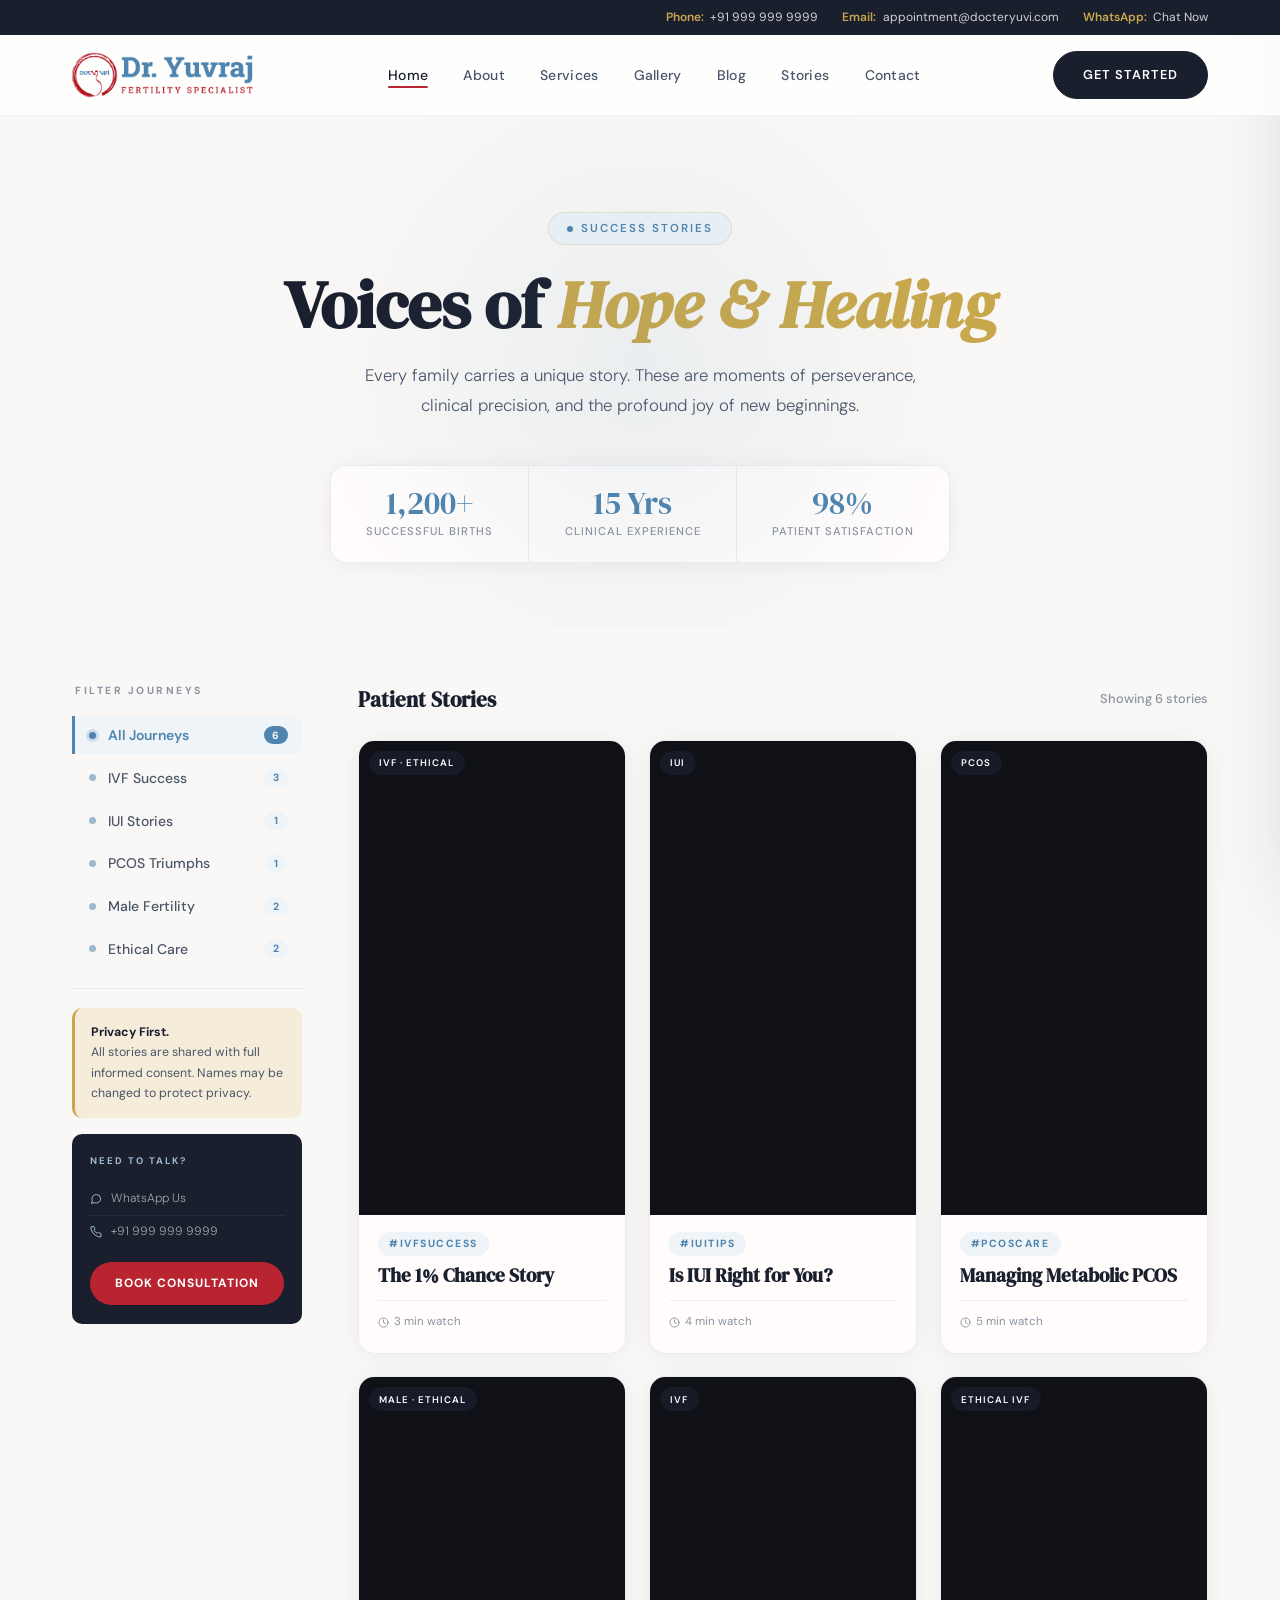
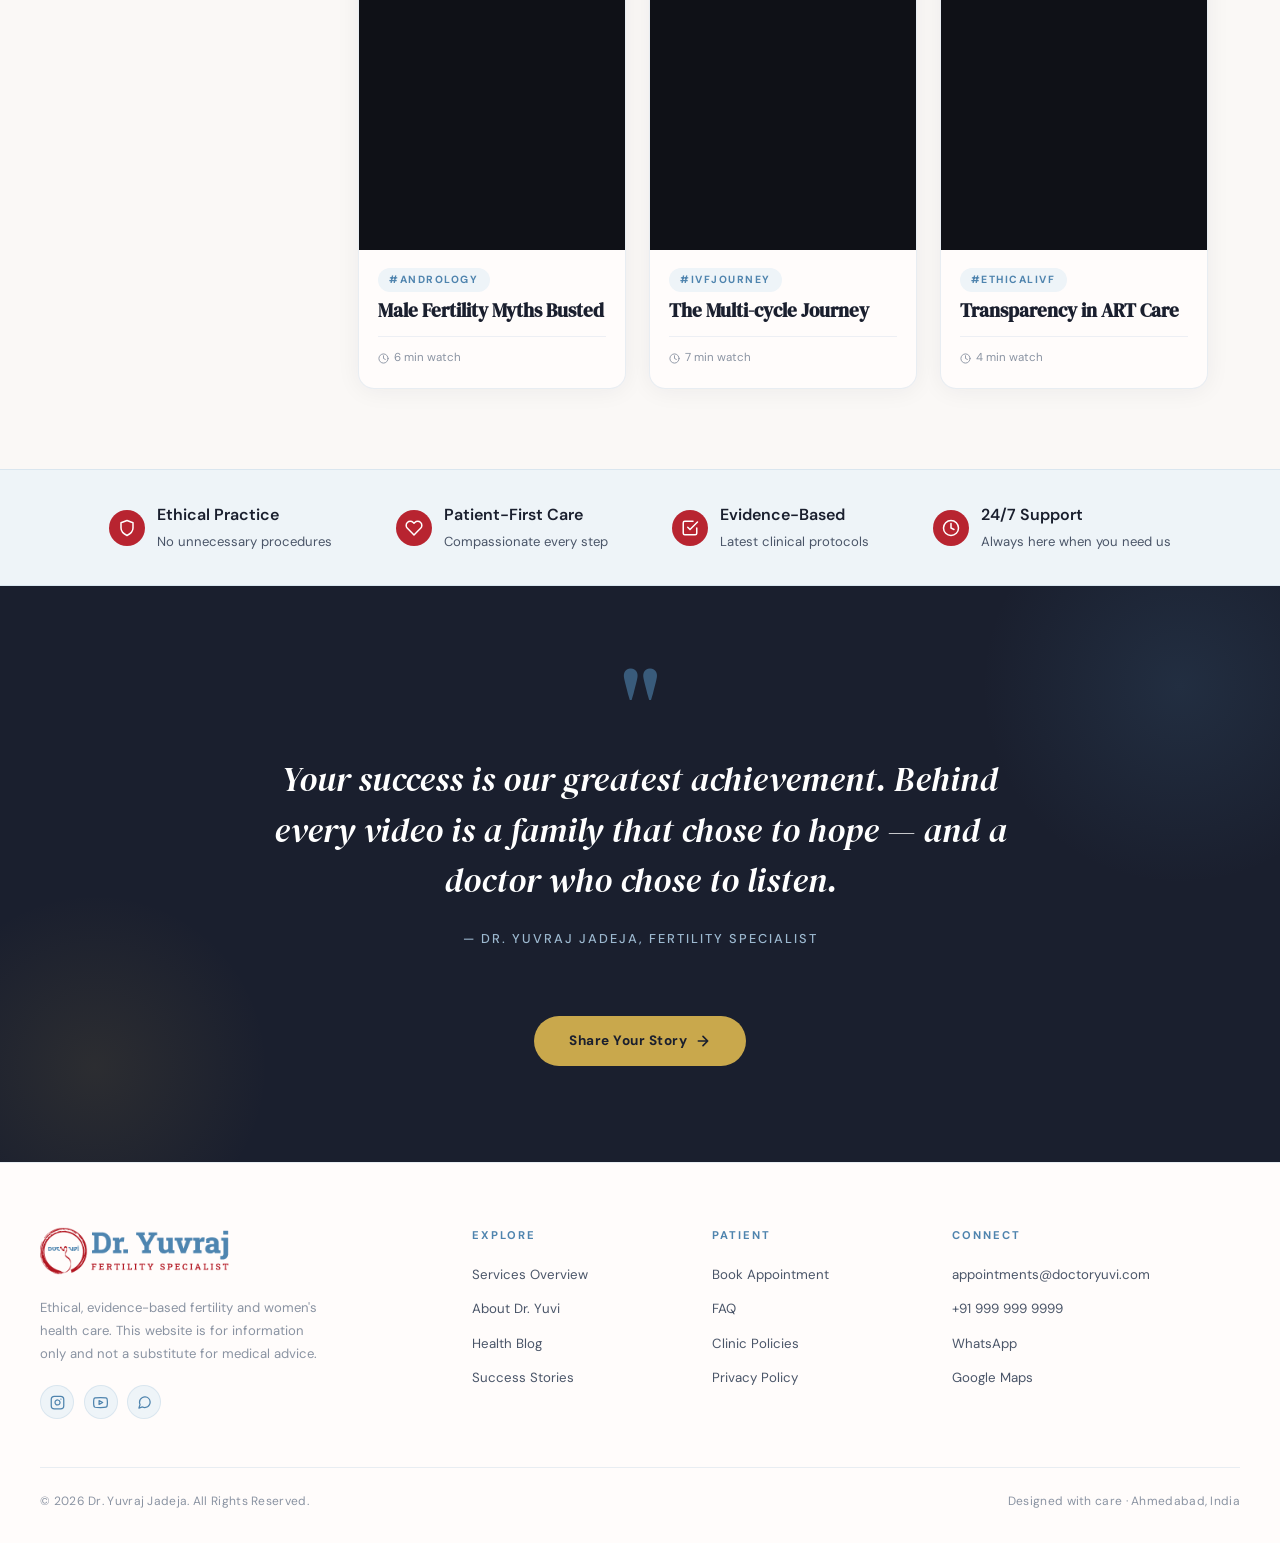
<file: frontend/success-stories.html>
<!DOCTYPE html>
<html lang="en">
<head>
<meta charset="UTF-8">
<meta name="viewport" content="width=device-width, initial-scale=1.0">
<title>Success Stories | Dr. Yuvi</title>
<link rel="stylesheet" href="style.css">
<meta name="description" content="Witness the journeys of hope and success from families treated by Dr. Yuvraj Jadeja.">
<link href="https://fonts.googleapis.com/css2?family=DM+Serif+Display:ital@0;1&family=DM+Sans:opsz,wght@9..40,300;9..40,400;9..40,500;9..40,600&display=swap" rel="stylesheet">
<style>


</style>
</head>
<body>

<!-- OVERLAY -->
<div class="drawer-overlay" id="drawerOverlay"></div>

<!-- RIGHT DRAWER -->
<aside class="drawer" id="drawer" aria-label="Site navigation" role="dialog" aria-modal="true">

  <!-- Drawer top bar -->
  <div class="drawer-top">
    <a href="index.html" class="drawer-logo">DR. <span>YUVI</span></a>
    <button class="drawer-close" id="drawerClose" aria-label="Close menu">
      <svg width="16" height="16" viewBox="0 0 24 24" fill="none" stroke="currentColor" stroke-width="2.5" stroke-linecap="round" stroke-linejoin="round"><line x1="18" y1="6" x2="6" y2="18"/><line x1="6" y1="6" x2="18" y2="18"/></svg>
    </button>
  </div>

  <!-- Nav links -->
  <nav class="drawer-nav">
    
    <a href="index.html" class="drawer-link active">
      Home
      <svg width="14" height="14" viewBox="0 0 24 24" fill="none" stroke="currentColor" stroke-width="2" stroke-linecap="round" stroke-linejoin="round"><path d="M5 12h14M12 5l7 7-7 7"/></svg>
    </a>
    <a href="about.html" class="drawer-link">
      About Dr. Yuvi
      <svg width="14" height="14" viewBox="0 0 24 24" fill="none" stroke="currentColor" stroke-width="2" stroke-linecap="round" stroke-linejoin="round"><path d="M5 12h14M12 5l7 7-7 7"/></svg>
    </a>
    <a href="services.html" class="drawer-link">
      Services
      <svg width="14" height="14" viewBox="0 0 24 24" fill="none" stroke="currentColor" stroke-width="2" stroke-linecap="round" stroke-linejoin="round"><path d="M5 12h14M12 5l7 7-7 7"/></svg>
    </a>
    <a href="gallery.html" class="drawer-link">
      Gallery
      <svg width="14" height="14" viewBox="0 0 24 24" fill="none" stroke="currentColor" stroke-width="2" stroke-linecap="round" stroke-linejoin="round"><path d="M5 12h14M12 5l7 7-7 7"/></svg>
    </a>
    <a href="blog.html" class="drawer-link">
      Health Blog
      <svg width="14" height="14" viewBox="0 0 24 24" fill="none" stroke="currentColor" stroke-width="2" stroke-linecap="round" stroke-linejoin="round"><path d="M5 12h14M12 5l7 7-7 7"/></svg>
    </a>
    <a href="success-stories.html" class="drawer-link">
      Success Stories
      <svg width="14" height="14" viewBox="0 0 24 24" fill="none" stroke="currentColor" stroke-width="2" stroke-linecap="round" stroke-linejoin="round"><path d="M5 12h14M12 5l7 7-7 7"/></svg>
    </a>
    <a href="contact.html" class="drawer-link">
      Contact
      <svg width="14" height="14" viewBox="0 0 24 24" fill="none" stroke="currentColor" stroke-width="2" stroke-linecap="round" stroke-linejoin="round"><path d="M5 12h14M12 5l7 7-7 7"/></svg>
    </a>

    <hr class="drawer-divider">
    <span class="drawer-nav-label" style="margin-top:0.4rem;">Locations</span>
    <a href="#" class="drawer-link" style="font-family:'DM Sans',sans-serif; font-size:0.88rem; font-weight:500;">
      Nimaaya Surat
      <svg width="14" height="14" viewBox="0 0 24 24" fill="none" stroke="currentColor" stroke-width="2" stroke-linecap="round" stroke-linejoin="round"><path d="M21 10c0 7-9 13-9 13s-9-6-9-13a9 9 0 0 1 18 0z"/><circle cx="12" cy="10" r="3"/></svg>
    </a>
    <a href="#" class="drawer-link" style="font-family:'DM Sans',sans-serif; font-size:0.88rem; font-weight:500;">
      Nimaaya Vadodara
      <svg width="14" height="14" viewBox="0 0 24 24" fill="none" stroke="currentColor" stroke-width="2" stroke-linecap="round" stroke-linejoin="round"><path d="M21 10c0 7-9 13-9 13s-9-6-9-13a9 9 0 0 1 18 0z"/><circle cx="12" cy="10" r="3"/></svg>
    </a>
    



    <hr class="drawer-divider">
    <span class="drawer-nav-label" style="margin-top:0.4rem;">Contact</span>
     <a href="tel:+919999999999" class="drawer-link">
  +91 9999999999
  <!-- Phone Icon -->
  <svg width="14" height="14" viewBox="0 0 24 24" fill="none" stroke="currentColor" stroke-width="2">
    <path d="M22 16.92v3a2 2 0 0 1-2.18 2 
    19.79 19.79 0 0 1-8.63-3.07 
    19.5 19.5 0 0 1-6-6 
    19.79 19.79 0 0 1-3.07-8.67 
    A2 2 0 0 1 4.11 2h3 
    a2 2 0 0 1 2 1.72 
    12.84 12.84 0 0 0 .7 2.81 
    2 2 0 0 1-.45 2.11L8.09 9.91 
    a16 16 0 0 0 6 6l1.27-1.27 
    a2 2 0 0 1 2.11-.45 
    12.84 12.84 0 0 0 2.81.7 
    A2 2 0 0 1 22 16.92z"/>
  </svg>
</a>
     <a href="mailto:appointment@docteryuvi.com" class="drawer-link">
  appointment@docteryuvi.com
  <!-- Mail Icon -->
  <svg width="14" height="14" viewBox="0 0 24 24" fill="none" stroke="currentColor" stroke-width="2">
    <path d="M4 4h16v16H4z"/>
    <polyline points="22,6 12,13 2,6"/>
  </svg>
</a>
    <a href="https://wa.me/919999999999" target="_blank" class="drawer-link">
  WhatsApp Consultation
  <!-- WhatsApp Icon -->
  <svg width="14" height="14" viewBox="0 0 24 24" fill="currentColor">
    <path d="M20.52 3.48A11.8 11.8 0 0 0 12.05 0C5.52 0 .2 5.32.2 11.86c0 2.09.55 4.13 1.6 5.93L0 24l6.37-1.67a11.8 11.8 0 0 0 5.68 1.45h.01c6.53 0 11.85-5.32 11.85-11.86 
    0-3.17-1.23-6.15-3.39-8.32zM12.05 21.7a9.8 9.8 0 0 1-5-1.38l-.36-.21-3.78.99 1.01-3.69-.23-.38a9.77 9.77 0 0 1-1.5-5.17c0-5.42 4.41-9.83 9.86-9.83 
    2.63 0 5.11 1.02 6.97 2.89a9.77 9.77 0 0 1 2.89 6.97c0 5.42-4.41 9.83-9.86 9.83zm5.4-7.36c-.3-.15-1.76-.87-2.03-.97-.27-.1-.47-.15-.67.15-.2.3-.77.97-.95 1.17-.17.2-.35.22-.65.07-.3-.15-1.28-.47-2.43-1.5-.9-.8-1.5-1.8-1.68-2.1-.17-.3-.02-.46.13-.61.14-.14.3-.35.45-.52.15-.17.2-.3.3-.5.1-.2.05-.37-.02-.52-.07-.15-.67-1.62-.92-2.22-.24-.58-.48-.5-.67-.51h-.57c-.2 0-.52.07-.8.37-.27.3-1.05 1.02-1.05 2.5s1.07 2.9 1.22 3.1c.15.2 2.1 3.2 5.1 4.49.71.31 1.26.5 1.7.64.71.22 1.36.19 1.87.11.57-.09 1.76-.72 2.01-1.42.25-.7.25-1.3.17-1.42-.07-.12-.27-.2-.57-.35z"/>
  </svg>
</a>
  </nav>


</aside>

<!-- TOP BAR (Desktop Only) -->
<div class="top-nav-bar">
  <div class="top-nav-inner">
    <div class="top-nav-contact">
      <a href="tel:+919999999999"><span>Phone:</span> +91 999 999 9999</a>
      <a href="mailto:appointment@docteryuvi.com"><span>Email:</span> appointment@docteryuvi.com</a>
      <a href="https://wa.me/919999999999" target="_blank"><span>WhatsApp:</span> Chat Now</a>
    </div>
  </div>
</div>

<!-- NAV -->
<nav class="nav" id="mainNav">
  <div class="nav-inner">
    <a href="index.html" class="brand">
      <img src="assets/img/63e0fe368fba6.png" alt="Dr Yuvraj Jadeja" onerror="this.style.display='none';this.nextElementSibling.style.display='block'">
      <span style="display:none;font-family:'DM Serif Display',serif;font-size:1.35rem;">DR. <span style="color:var(--crimson)">YUVI</span></span>
    </a>

    <!-- Desktop center links -->
    <ul class="nav-center">
      <li><a href="index.html" class="active">Home</a></li>
      <li><a href="about.html">About</a></li>
      <li><a href="services.html">Services</a></li>
      <li><a href="gallery.html">Gallery</a></li>
      <li><a href="blog.html">Blog</a></li>
      <li><a href="success-stories.html">Stories</a></li>
      <li><a href="contact.html">Contact</a></li>
    </ul>

    <div class="nav-right">
      <a href="quiz.html" class="nav-cta">Get Started</a>
      <!-- Hamburger — opens drawer on ALL screen sizes -->
      <button class="hamburger" id="hamburger" aria-label="Open menu" aria-expanded="false" aria-controls="drawer">
        <span></span><span></span><span></span>
      </button>
    </div>
  </div>
</nav>

<!-- HERO -->
<section class="hero_box3 reveal">
  <div class="hero-eyebrow">Success Stories</div>
  <h1>Voices of <em>Hope &amp; Healing</em></h1>
  <p>Every family carries a unique story. These are moments of perseverance, clinical precision, and the profound joy of new beginnings.</p>
  <div class="hero-stats">
    <div class="stat"><span class="stat-num">1,200+</span><span class="stat-label">Successful Births</span></div>
    <div class="stat"><span class="stat-num">15 Yrs</span><span class="stat-label">Clinical Experience</span></div>
    <div class="stat"><span class="stat-num">98%</span><span class="stat-label">Patient Satisfaction</span></div>
  </div>
</section>

<!-- PAGE BODY -->
<div class="page-body">

  <!-- LEFT FILTER SIDEBAR (desktop sticky, hidden on mobile) -->
  <aside class="filter-sidebar">
    <span class="fs-title">Filter Journeys</span>
    <div class="fs-filters">
      <button class="filter-btn active" data-filter="all"><span class="dot"></span>All Journeys<span class="filter-count">6</span></button>
      <button class="filter-btn" data-filter="ivf"><span class="dot"></span>IVF Success<span class="filter-count">3</span></button>
      <button class="filter-btn" data-filter="iui"><span class="dot"></span>IUI Stories<span class="filter-count">1</span></button>
      <button class="filter-btn" data-filter="pcos"><span class="dot"></span>PCOS Triumphs<span class="filter-count">1</span></button>
      <button class="filter-btn" data-filter="male"><span class="dot"></span>Male Fertility<span class="filter-count">2</span></button>
      <button class="filter-btn" data-filter="ethics"><span class="dot"></span>Ethical Care<span class="filter-count">2</span></button>
    </div>
    <hr class="fs-divider">
    <div class="fs-note"><strong>Privacy First.</strong><br>All stories are shared with full informed consent. Names may be changed to protect privacy.</div>
    <div class="fs-contact">
      <span class="fs-contact-label">Need to talk?</span>
      <div class="fs-contact-row">
        <svg width="12" height="12" viewBox="0 0 24 24" fill="none" stroke="var(--blue-mid)" stroke-width="2" stroke-linecap="round" stroke-linejoin="round"><path d="M21 11.5a8.38 8.38 0 0 1-.9 3.8 8.5 8.5 0 0 1-7.6 4.7 8.38 8.38 0 0 1-3.8-.9L3 21l1.9-5.7a8.38 8.38 0 0 1-.9-3.8 8.5 8.5 0 0 1 4.7-7.6 8.38 8.38 0 0 1 3.8-.9h.5a8.48 8.48 0 0 1 8 8v.5z"/></svg>
        <a href="https://wa.me/919999999999">WhatsApp Us</a>
      </div>
      <div class="fs-contact-row">
        <svg width="12" height="12" viewBox="0 0 24 24" fill="none" stroke="var(--blue-mid)" stroke-width="2" stroke-linecap="round" stroke-linejoin="round"><path d="M22 16.92v3a2 2 0 0 1-2.18 2 19.79 19.79 0 0 1-8.63-3.07A19.5 19.5 0 0 1 4.69 12a19.79 19.79 0 0 1-3.07-8.67A2 2 0 0 1 3.6 1.2h3a2 2 0 0 1 2 1.72c.127.96.361 1.903.7 2.81a2 2 0 0 1-.45 2.11L7.91 8.5a16 16 0 0 0 6 6l.86-.86a2 2 0 0 1 2.11-.45 12.84 12.84 0 0 0 2.81.7A2 2 0 0 1 21.6 16z"/></svg>
        <a href="tel:+919999999999">+91 999 999 9999</a>
      </div>
      <a href="contact.html" class="fs-cta">Book Consultation</a>
    </div>
  </aside>

  <!-- RIGHT: grid col with mobile filter at top -->
  <div>

    <!-- Mobile filter toggle (only visible below 900px) -->
    <button class="mobile-filter-bar" id="mobileFilterToggle" aria-expanded="false">
      <span style="display:flex;align-items:center;gap:6px;">
        <svg width="14" height="14" viewBox="0 0 24 24" fill="none" stroke="currentColor" stroke-width="2" stroke-linecap="round" stroke-linejoin="round"><line x1="4" y1="6" x2="20" y2="6"/><line x1="8" y1="12" x2="20" y2="12"/><line x1="12" y1="18" x2="20" y2="18"/></svg>
        Filter Stories
      </span>
      <svg width="14" height="14" viewBox="0 0 24 24" fill="none" stroke="currentColor" stroke-width="2.5" stroke-linecap="round" stroke-linejoin="round"><polyline points="6 9 12 15 18 9"/></svg>
    </button>

    <div class="mobile-filter-panel" id="mobileFilterPanel">
      <button class="filter-btn active" data-filter="all"><span class="dot"></span>All</button>
      <button class="filter-btn" data-filter="ivf"><span class="dot"></span>IVF</button>
      <button class="filter-btn" data-filter="iui"><span class="dot"></span>IUI</button>
      <button class="filter-btn" data-filter="pcos"><span class="dot"></span>PCOS</button>
      <button class="filter-btn" data-filter="male"><span class="dot"></span>Male Fertility</button>
      <button class="filter-btn" data-filter="ethics"><span class="dot"></span>Ethical Care</button>
    </div>

    <div class="grid-header reveal">
      <h2>Patient Stories</h2>
      <span id="visibleCount">Showing 6 stories</span>
    </div>

    <div class="grid" id="videoGrid">

      <article class="card reveal" data-category="ivf ethics">
        <div class="video-wrap">
          <iframe src="https://www.youtube.com/embed/_B8vH0l4Eio?controls=1" loading="lazy" allowfullscreen title="The 1% Chance Story"></iframe>
          <span class="card-badge">IVF · Ethical</span>
        </div>
        <div class="card-body">
          <span class="card-tag">#IVFSuccess</span>
          <h3 class="card-title">The 1% Chance Story</h3>
          <div class="card-meta"><span class="card-meta-item"><svg width="11" height="11" viewBox="0 0 24 24" fill="none" stroke="currentColor" stroke-width="2" stroke-linecap="round" stroke-linejoin="round"><circle cx="12" cy="12" r="10"/><path d="M12 6v6l4 2"/></svg>3 min watch</span></div>
        </div>
      </article>

      <article class="card reveal" data-category="iui">
        <div class="video-wrap">
          <iframe src="https://www.youtube.com/embed/YOUR_ID_2?controls=1" loading="lazy" allowfullscreen title="Is IUI Right for You?"></iframe>
          <span class="card-badge">IUI</span>
        </div>
        <div class="card-body">
          <span class="card-tag">#IUITips</span>
          <h3 class="card-title">Is IUI Right for You?</h3>
          <div class="card-meta"><span class="card-meta-item"><svg width="11" height="11" viewBox="0 0 24 24" fill="none" stroke="currentColor" stroke-width="2" stroke-linecap="round" stroke-linejoin="round"><circle cx="12" cy="12" r="10"/><path d="M12 6v6l4 2"/></svg>4 min watch</span></div>
        </div>
      </article>

      <article class="card reveal" data-category="pcos">
        <div class="video-wrap">
          <iframe src="https://www.youtube.com/embed/YOUR_ID_3?controls=1" loading="lazy" allowfullscreen title="Managing Metabolic PCOS"></iframe>
          <span class="card-badge">PCOS</span>
        </div>
        <div class="card-body">
          <span class="card-tag">#PCOSCare</span>
          <h3 class="card-title">Managing Metabolic PCOS</h3>
          <div class="card-meta"><span class="card-meta-item"><svg width="11" height="11" viewBox="0 0 24 24" fill="none" stroke="currentColor" stroke-width="2" stroke-linecap="round" stroke-linejoin="round"><circle cx="12" cy="12" r="10"/><path d="M12 6v6l4 2"/></svg>5 min watch</span></div>
        </div>
      </article>

      <article class="card reveal" data-category="male ethics">
        <div class="video-wrap">
          <iframe src="https://www.youtube.com/embed/YOUR_ID_4?controls=1" loading="lazy" allowfullscreen title="Male Fertility Myths"></iframe>
          <span class="card-badge">Male · Ethical</span>
        </div>
        <div class="card-body">
          <span class="card-tag">#Andrology</span>
          <h3 class="card-title">Male Fertility Myths Busted</h3>
          <div class="card-meta"><span class="card-meta-item"><svg width="11" height="11" viewBox="0 0 24 24" fill="none" stroke="currentColor" stroke-width="2" stroke-linecap="round" stroke-linejoin="round"><circle cx="12" cy="12" r="10"/><path d="M12 6v6l4 2"/></svg>6 min watch</span></div>
        </div>
      </article>

      <article class="card reveal" data-category="ivf male">
        <div class="video-wrap">
          <iframe src="https://www.youtube.com/embed/YOUR_ID_5?controls=1" loading="lazy" allowfullscreen title="The Multi-cycle Journey"></iframe>
          <span class="card-badge">IVF</span>
        </div>
        <div class="card-body">
          <span class="card-tag">#IVFJourney</span>
          <h3 class="card-title">The Multi-cycle Journey</h3>
          <div class="card-meta"><span class="card-meta-item"><svg width="11" height="11" viewBox="0 0 24 24" fill="none" stroke="currentColor" stroke-width="2" stroke-linecap="round" stroke-linejoin="round"><circle cx="12" cy="12" r="10"/><path d="M12 6v6l4 2"/></svg>7 min watch</span></div>
        </div>
      </article>

      <article class="card reveal" data-category="ivf ethics">
        <div class="video-wrap">
          <iframe src="https://www.youtube.com/embed/YOUR_ID_6?controls=1" loading="lazy" allowfullscreen title="Transparency in ART Care"></iframe>
          <span class="card-badge">Ethical IVF</span>
        </div>
        <div class="card-body">
          <span class="card-tag">#EthicalIVF</span>
          <h3 class="card-title">Transparency in ART Care</h3>
          <div class="card-meta"><span class="card-meta-item"><svg width="11" height="11" viewBox="0 0 24 24" fill="none" stroke="currentColor" stroke-width="2" stroke-linecap="round" stroke-linejoin="round"><circle cx="12" cy="12" r="10"/><path d="M12 6v6l4 2"/></svg>4 min watch</span></div>
        </div>
      </article>

      <div class="empty-state" id="emptyState">
        <div class="empty-icon"><svg width="24" height="24" viewBox="0 0 24 24" fill="none" stroke="#4f84ae" stroke-width="1.5" stroke-linecap="round" stroke-linejoin="round"><path d="M12 2a9 9 0 1 0 0 18A9 9 0 0 0 12 2z"/><path d="M12 8v4"/><path d="M12 16h.01"/></svg></div>
        <h3>No stories found</h3>
        <p>Try selecting a different category.</p>
      </div>

    </div>
  </div>
</div>

<!-- TRUST BAND -->
<section class="trust-band">
  <div class="trust-inner">
    <div class="trust-item"><div class="trust-icon"><svg width="18" height="18" viewBox="0 0 24 24" fill="none" stroke="#fff" stroke-width="2" stroke-linecap="round" stroke-linejoin="round"><path d="M12 22s8-4 8-10V5l-8-3-8 3v7c0 6 8 10 8 10z"/></svg></div><div class="trust-text"><strong>Ethical Practice</strong><span>No unnecessary procedures</span></div></div>
    <div class="trust-item"><div class="trust-icon"><svg width="18" height="18" viewBox="0 0 24 24" fill="none" stroke="#fff" stroke-width="2" stroke-linecap="round" stroke-linejoin="round"><path d="M20.84 4.61a5.5 5.5 0 0 0-7.78 0L12 5.67l-1.06-1.06a5.5 5.5 0 0 0-7.78 7.78l1.06 1.06L12 21.23l7.78-7.78 1.06-1.06a5.5 5.5 0 0 0 0-7.78z"/></svg></div><div class="trust-text"><strong>Patient-First Care</strong><span>Compassionate every step</span></div></div>
    <div class="trust-item"><div class="trust-icon"><svg width="18" height="18" viewBox="0 0 24 24" fill="none" stroke="#fff" stroke-width="2" stroke-linecap="round" stroke-linejoin="round"><polyline points="9 11 12 14 22 4"/><path d="M21 12v7a2 2 0 0 1-2 2H5a2 2 0 0 1-2-2V5a2 2 0 0 1 2-2h11"/></svg></div><div class="trust-text"><strong>Evidence-Based</strong><span>Latest clinical protocols</span></div></div>
    <div class="trust-item"><div class="trust-icon"><svg width="18" height="18" viewBox="0 0 24 24" fill="none" stroke="#fff" stroke-width="2" stroke-linecap="round" stroke-linejoin="round"><circle cx="12" cy="12" r="10"/><polyline points="12 6 12 12 16 14"/></svg></div><div class="trust-text"><strong>24/7 Support</strong><span>Always here when you need us</span></div></div>
  </div>
</section>

<!-- QUOTE -->
<section class="quote-section">
  <div class="quote-inner">
    <span class="quote-mark">"</span>
    <p class="quote-text">Your success is our greatest achievement. Behind every video is a family that chose to hope — and a doctor who chose to listen.</p>
    <span class="quote-author">— Dr. Yuvraj Jadeja, Fertility Specialist</span><br>
    <a href="contact.html" class="quote-cta">Share Your Story <svg width="16" height="16" viewBox="0 0 24 24" fill="none" stroke="currentColor" stroke-width="2.5" stroke-linecap="round" stroke-linejoin="round"><path d="M5 12h14M12 5l7 7-7 7"/></svg></a>
  </div>
</section>

<!-- FOOTER -->
<footer class="footer">
  <div class="footer-inner">
    <div>
     <span class="footer-brand"><img src="assets/img/63e0fe368fba6.png" alt="Dr Yuvraj Jadeja Logo" style="max-height: 48px; width: auto; object-fit: contain;"></span>
      <p class="footer-desc">Ethical, evidence-based fertility and women's health care. This website is for information only and not a substitute for medical advice.</p>
      <div class="footer-social">
        <a href="#" class="social-btn" aria-label="Instagram"><svg width="15" height="15" viewBox="0 0 24 24" fill="none" stroke="currentColor" stroke-width="2" stroke-linecap="round" stroke-linejoin="round"><rect x="2" y="2" width="20" height="20" rx="5" ry="5"/><path d="M16 11.37A4 4 0 1 1 12.63 8 4 4 0 0 1 16 11.37z"/><line x1="17.5" y1="6.5" x2="17.51" y2="6.5"/></svg></a>
        <a href="#" class="social-btn" aria-label="YouTube"><svg width="15" height="15" viewBox="0 0 24 24" fill="none" stroke="currentColor" stroke-width="2" stroke-linecap="round" stroke-linejoin="round"><path d="M22.54 6.42a2.78 2.78 0 0 0-1.95-1.96C18.88 4 12 4 12 4s-6.88 0-8.59.46a2.78 2.78 0 0 0-1.95 1.96A29 29 0 0 0 1 12a29 29 0 0 0 .46 5.58A2.78 2.78 0 0 0 3.41 19.6C5.12 20 12 20 12 20s6.88 0 8.59-.46a2.78 2.78 0 0 0 1.95-1.95A29 29 0 0 0 23 12a29 29 0 0 0-.46-5.58z"/><polygon points="9.75 15.02 15.5 12 9.75 8.98 9.75 15.02"/></svg></a>
        <a href="#" class="social-btn" aria-label="WhatsApp"><svg width="15" height="15" viewBox="0 0 24 24" fill="none" stroke="currentColor" stroke-width="2" stroke-linecap="round" stroke-linejoin="round"><path d="M21 11.5a8.38 8.38 0 0 1-.9 3.8 8.5 8.5 0 0 1-7.6 4.7 8.38 8.38 0 0 1-3.8-.9L3 21l1.9-5.7a8.38 8.38 0 0 1-.9-3.8 8.5 8.5 0 0 1 4.7-7.6 8.38 8.38 0 0 1 3.8-.9h.5a8.48 8.48 0 0 1 8 8v.5z"/></svg></a>
      </div>
    </div>
    <div><h5>Explore</h5><ul><li><a href="services.html">Services Overview</a></li><li><a href="about.html">About Dr. Yuvi</a></li><li><a href="blog.html">Health Blog</a></li><li><a href="success-stories.html">Success Stories</a></li></ul></div>
    <div><h5>Patient</h5><ul><li><a href="contact.html">Book Appointment</a></li><li><a href="#">FAQ</a></li><li><a href="#">Clinic Policies</a></li><li><a href="#">Privacy Policy</a></li></ul></div>
    <div><h5>Connect</h5><ul><li><a href="mailto:appointments@doctoryuvi.com">appointments@doctoryuvi.com</a></li><li><a href="tel:+919999999999">+91 999 999 9999</a></li><li><a href="#">WhatsApp</a></li><li><a href="#">Google Maps</a></li></ul></div>
  </div>
  <div class="footer-bottom">
    <p>© 2026 Dr. Yuvraj Jadeja. All Rights Reserved.</p>
    <p>Designed with care · Ahmedabad, India</p>
  </div>
</footer>

<script>
  // ── DRAWER ──
  const hamburger = document.getElementById('hamburger');
  const drawer = document.getElementById('drawer');
  const overlay = document.getElementById('drawerOverlay');
  const drawerClose = document.getElementById('drawerClose');
  const nav = document.getElementById('mainNav');

  function openDrawer() {
    drawer.classList.add('open');
    overlay.classList.add('active');
    hamburger.classList.add('active');
    hamburger.setAttribute('aria-expanded', 'true');
    document.body.style.overflow = 'hidden';
  }
  function closeDrawer() {
    drawer.classList.remove('open');
    overlay.classList.remove('active');
    hamburger.classList.remove('active');
    hamburger.setAttribute('aria-expanded', 'false');
    document.body.style.overflow = '';
  }

  hamburger.addEventListener('click', () => {
    drawer.classList.contains('open') ? closeDrawer() : openDrawer();
  });
  drawerClose.addEventListener('click', closeDrawer);
  overlay.addEventListener('click', closeDrawer);

  // Close on Escape
  document.addEventListener('keydown', e => {
    if (e.key === 'Escape' && drawer.classList.contains('open')) closeDrawer();
  });

  // ── NAV SCROLL ──
  window.addEventListener('scroll', () => {
    nav.classList.toggle('scrolled', window.scrollY > 50);
  });

  // ── SCROLL REVEAL ──
  const reveals = document.querySelectorAll('.reveal');
  const revealObserver = new IntersectionObserver(entries => {
    entries.forEach((entry, i) => {
      if (entry.isIntersecting) {
        setTimeout(() => entry.target.classList.add('visible'), i * 70);
        revealObserver.unobserve(entry.target);
      }
    });
  }, { threshold: 0.08 });
  reveals.forEach(el => revealObserver.observe(el));

  // Auto-reveal hero
  document.querySelectorAll('.hero .reveal').forEach(el => {
    setTimeout(() => el.classList.add('visible'), 150);
  });

  // ── FAQ ──
  document.querySelectorAll('.faq-question').forEach(btn => {
    btn.addEventListener('click', () => {
      const item = btn.closest('.faq-item');
      const isOpen = item.classList.contains('open');
      document.querySelectorAll('.faq-item.open').forEach(i => i.classList.remove('open'));
      if (!isOpen) item.classList.add('open');
    });
  });
</script>
<script>
  // ── FILTER LOGIC ──
  const filterBtns   = document.querySelectorAll('.filter-btn');
  const cards        = document.querySelectorAll('.card[data-category]');
  const emptyState   = document.getElementById('emptyState');
  const visibleCount = document.getElementById('visibleCount');

  function applyFilter(filter) {
    // Sync active state across BOTH desktop + mobile buttons
    filterBtns.forEach(b => {
      b.classList.toggle('active', b.getAttribute('data-filter') === filter);
    });

    let visible = 0;
    cards.forEach(card => {
      // data-category can be "ivf ethics" — split by space
      const cats = card.getAttribute('data-category').trim().split(/\s+/);
      const match = filter === 'all' || cats.includes(filter);

      if (match) {
        card.classList.remove('hidden');
        card.classList.add('fade-in');
        visible++;
        setTimeout(() => card.classList.remove('fade-in'), 400);
      } else {
        card.classList.add('hidden');
      }
    });

    const label = visible === 1 ? '1 story' : `${visible} stories`;
    visibleCount.textContent = visible === 0 ? 'No stories found' : `Showing ${label}`;
    emptyState.classList.toggle('show', visible === 0);
  }

  // Attach click to every filter button (desktop + mobile)
  filterBtns.forEach(btn => {
    btn.addEventListener('click', () => {
      applyFilter(btn.getAttribute('data-filter'));
    });
  });

  // ── MOBILE FILTER TOGGLE ──
  const mobileToggle = document.getElementById('mobileFilterToggle');
  const mobilePanel  = document.getElementById('mobileFilterPanel');

  if (mobileToggle && mobilePanel) {
    mobileToggle.addEventListener('click', () => {
      const isOpen = mobilePanel.classList.toggle('open');
      mobileToggle.setAttribute('aria-expanded', isOpen);
    });
  }
</script>
<a href="quiz.html" class="mobile-floating-cta">Get Started &rarr;</a>
</body>
</html>
</file>
<file: frontend/style.css>
*,
*::before,
*::after {
    box-sizing: border-box;
    margin: 0;
    padding: 0;
}

:root {
    --cream: #faf8f6;
    --warm-white: #fffcfb;
    --crimson: #b82430;
    --crimson-dark: #8e1820;
    --crimson-light: #faecec;
    --crimson-mid: #d8979d;
    --blue: #4f84ae;
    --blue-dark: #305a7a;
    --blue-light: #eef4f8;
    --blue-mid: #9db9d0;
    --gold: #c9a84c;
    --gold-light: #f5edda;
    --midnight: #1a1f2e;
    --slate: #4a5568;
    --muted: #8a93a2;
    --card-border: rgba(79, 132, 174, 0.13);
    --shadow-soft: 0 2px 24px rgba(26, 31, 46, 0.06);
    --shadow-hover: 0 16px 56px rgba(26, 31, 46, 0.15);
    --radius: 16px;
    --radius-sm: 10px;
    --transition: all 0.25s ease;
}

html {
    scroll-behavior: smooth;
    /* font-size: 106.25%; */
    /* slightly bigger base font size (17px instead of default 16px) */
}

body {
    font-family: 'DM Sans', sans-serif;
    background: var(--cream);
    color: var(--midnight);
    min-height: 100vh;
    line-height: 1.6;
    overflow-x: hidden;
}

/* ── OVERLAY ── */
.drawer-overlay {
    position: fixed;
    inset: 0;
    background: rgba(26, 31, 46, 0.55);
    backdrop-filter: blur(4px);
    z-index: 900;
    opacity: 0;
    pointer-events: none;
    transition: opacity 0.4s ease;
}

.drawer-overlay.active {
    opacity: 1;
    pointer-events: all;
}

/* ── DRAWER ── */
.drawer {
    position: fixed;
    top: 0;
    right: -420px;
    width: 380px;
    max-width: 92vw;
    height: 100vh;
    background: #fff;
    z-index: 1000;
    display: flex;
    flex-direction: column;
    transition: right 0.5s cubic-bezier(0.77, 0, 0.175, 1);
    box-shadow: -20px 0 80px rgba(26, 31, 46, 0.18);
    overflow: hidden;
}

.drawer.open {
    right: 0;
}

/* Drawer top bar */
.drawer-top {
    display: flex;
    align-items: center;
    justify-content: space-between;
    padding: 1.4rem 1.8rem;
    background: var(--blue-light);
    border-bottom: 1px solid rgba(79, 132, 174, 0.12);
    flex-shrink: 0;
}

.drawer-logo {
    font-family: 'DM Serif Display', serif;
    font-size: 1.25rem;
    color: var(--midnight);
    text-decoration: none;
}

.drawer-logo span {
    color: var(--crimson);
}

.drawer-close {
    width: 36px;
    height: 36px;
    border-radius: 50%;
    background: rgba(26, 31, 46, 0.07);
    border: none;
    cursor: pointer;
    display: flex;
    align-items: center;
    justify-content: center;
    transition: background 0.2s, transform 0.2s;
    color: var(--midnight);
}

.drawer-close:hover {
    background: var(--crimson);
    color: #fff;
    transform: rotate(90deg);
}

/* Drawer nav links */
.drawer-nav {
    flex: 1;
    overflow-y: auto;
    padding: 1.5rem 0;
}

.drawer-nav-label {
    font-size: 0.62rem;
    font-weight: 700;
    letter-spacing: 2.5px;
    text-transform: uppercase;
    color: var(--muted);
    padding: 0 1.8rem;
    margin-bottom: 0.6rem;
    display: block;
}

.drawer-link {
    display: flex;
    align-items: center;
    justify-content: space-between;
    padding: 0.9rem 1.8rem;
    text-decoration: none;
    color: var(--midnight);
    font-size: 1.05rem;
    font-weight: 500;
    font-family: 'DM Serif Display', serif;
    transition: background 0.18s, color 0.18s, padding-left 0.2s;
    border-left: 3px solid transparent;
    opacity: 0;
    transform: translateX(24px);
    transition: opacity 0.4s ease, transform 0.4s ease, background 0.2s, color 0.2s, padding-left 0.2s, border-color 0.2s;
}

.drawer.open .drawer-link {
    opacity: 1;
    transform: translateX(0);
}

.drawer.open .drawer-link:nth-child(1) {
    transition-delay: 0.08s;
}

.drawer.open .drawer-link:nth-child(2) {
    transition-delay: 0.13s;
}

.drawer.open .drawer-link:nth-child(3) {
    transition-delay: 0.18s;
}

.drawer.open .drawer-link:nth-child(4) {
    transition-delay: 0.23s;
}

.drawer.open .drawer-link:nth-child(5) {
    transition-delay: 0.28s;
}

.drawer.open .drawer-link:nth-child(6) {
    transition-delay: 0.33s;
}

.drawer-link:hover {
    background: var(--crimson-light);
    color: var(--crimson);
    padding-left: 2.2rem;
    border-left-color: var(--crimson);
}

.drawer-link.active {
    background: var(--crimson-light);
    color: var(--crimson);
    border-left-color: var(--crimson);
}

.drawer-link svg {
    opacity: 0.35;
    transition: opacity 0.2s, transform 0.2s;
}

.drawer-link:hover svg {
    opacity: 1;
    transform: translateX(3px);
}

.drawer-divider {
    border: none;
    border-top: 1px solid rgba(79, 132, 174, 0.1);
    margin: 0.8rem 1.8rem;
}

/* Drawer contact block */
.drawer-contact-block {
    background: var(--midnight);
    padding: 1.6rem 1.8rem;
    flex-shrink: 0;
    opacity: 0;
    transform: translateY(16px);
    transition: opacity 0.4s ease 0.38s, transform 0.4s ease 0.38s;
}

.drawer.open .drawer-contact-block {
    opacity: 1;
    transform: translateY(0);
}

.drawer-contact-title {
    font-size: 0.62rem;
    font-weight: 700;
    letter-spacing: 2px;
    text-transform: uppercase;
    color: var(--blue-mid);
    margin-bottom: 1rem;
    display: block;
}

.drawer-contact-item {
    display: flex;
    align-items: center;
    gap: 0.75rem;
    padding: 0.55rem 0;
    border-bottom: 1px solid rgba(255, 255, 255, 0.06);
}

.drawer-contact-item:last-child {
    border-bottom: none;
    padding-bottom: 0;
}

.drawer-contact-icon {
    width: 30px;
    height: 30px;
    background: rgba(79, 132, 174, 0.2);
    border-radius: 50%;
    display: flex;
    align-items: center;
    justify-content: center;
    flex-shrink: 0;
}

.drawer-contact-item a {
    font-size: 0.8rem;
    color: rgba(255, 255, 255, 0.65);
    text-decoration: none;
    transition: color 0.2s;
    font-weight: 300;
}

.drawer-contact-item a:hover {
    color: #fff;
}

.drawer-cta-btn {
    display: block;
    width: 100%;
    margin-top: 1.2rem;
    background: var(--crimson);
    color: #fff;
    border: none;
    padding: 0.85rem 1.5rem;
    border-radius: 50px;
    font-family: 'DM Sans', sans-serif;
    font-size: 0.8rem;
    font-weight: 700;
    letter-spacing: 1px;
    text-transform: uppercase;
    text-align: center;
    text-decoration: none;
    cursor: pointer;
    transition: background 0.2s, transform 0.2s;
}

.drawer-cta-btn:hover {
    background: var(--crimson-dark);
    transform: translateY(-1px);
}

/* ── NAV ── */
.nav {
    background: rgba(255, 255, 255, 0.88);
    backdrop-filter: blur(16px);
    -webkit-backdrop-filter: blur(16px);
    border-bottom: 1px solid rgba(79, 132, 174, 0.08);
    position: sticky;
    top: 0;
    z-index: 800;
    transition: var(--transition);
}

.nav.scrolled {
    background: rgba(255, 255, 255, 0.97);
    box-shadow: 0 8px 30px rgba(0, 0, 0, 0.06);
}

.nav-inner {
    max-width: 1200px;
    margin: 0 auto;
    display: flex;
    align-items: center;
    justify-content: space-between;
    height: 78px;
    padding: 0 2rem;
}

.brand {
    font-family: 'DM Serif Display', serif;
    font-size: 1.35rem;
    color: var(--midnight);
    text-decoration: none;
    display: flex;
    align-items: center;
}

.brand img {
    max-height: 46px;
    width: auto;
    object-fit: contain;
}

/* Desktop nav links (center) */
.nav-center {
    display: flex;
    gap: 2.2rem;
    list-style: none;
    align-items: center;
}

.nav-center a {
    text-decoration: none;
    color: var(--slate);
    font-size: 0.875rem;
    font-weight: 500;
    letter-spacing: 0.3px;
    transition: color 0.2s;
    position: relative;
    padding-bottom: 2px;
}

.nav-center a::after {
    content: '';
    position: absolute;
    bottom: -2px;
    left: 50%;
    width: 0;
    height: 2px;
    background: var(--crimson);
    transition: width 0.25s ease, left 0.25s ease;
    border-radius: 2px;
}

.nav-center a:hover::after,
.nav-center a.active::after {
    width: 100%;
    left: 0;
}

.nav-center a:hover,
.nav-center a.active {
    color: var(--midnight);
}

/* Nav right */
.nav-right {
    display: flex;
    align-items: center;
    gap: 1rem;
}

.nav-cta {
    background: var(--midnight);
    color: #fff;
    padding: 0.7rem 1.6rem;
    border-radius: 50px;
    font-size: 0.78rem;
    font-weight: 600;
    text-transform: uppercase;
    letter-spacing: 1px;
    transition: var(--transition);
    text-decoration: none;
    border: 1px solid var(--midnight);
}

.nav-cta:hover {
    background: var(--crimson);
    border-color: var(--crimson);
    transform: translateY(-2px);
    box-shadow: 0 6px 20px rgba(184, 36, 48, 0.2);
}

/* Hamburger — always visible, opens the drawer */
.hamburger {
    width: 38px;
    height: 38px;
    background: none;
    border: 1.5px solid rgba(26, 31, 46, 0.12);
    border-radius: var(--radius-sm);
    cursor: pointer;
    display: flex;
    flex-direction: column;
    align-items: center;
    justify-content: center;
    gap: 5px;
    transition: border-color 0.2s, background 0.2s;
}

.hamburger:hover {
    border-color: var(--crimson);
    background: var(--crimson-light);
}

.hamburger span {
    display: block;
    width: 18px;
    height: 2px;
    background: var(--midnight);
    border-radius: 2px;
    transition: var(--transition);
}

.hamburger:hover span {
    background: var(--crimson);
}

/* X animation when drawer open */
.hamburger.active span:nth-child(1) {
    transform: translateY(7px) rotate(45deg);
}

.hamburger.active span:nth-child(2) {
    opacity: 0;
    transform: scaleX(0);
}

.hamburger.active span:nth-child(3) {
    transform: translateY(-7px) rotate(-45deg);
}

/* On mobile, hide desktop nav links */
@media (max-width: 768px) {

    .nav-center,
    .nav-cta {
        display: none;
    }

    .brand img {
        max-height: 46px;
        width: 115px;
        object-fit: contain;
    }
}

/* ── HERO ── */
.hero-box5 {
    background: var(--midnight);
    min-height: 92vh;
    display: flex;
    align-items: stretch;
    position: relative;
    overflow: hidden;
}

.hero-glow-1-box5 {
    position: absolute;
    top: -140px;
    right: -140px;
    width: 700px;
    height: 700px;
    background: radial-gradient(ellipse, rgba(201, 168, 76, 0.13) 0%, transparent 65%);
    pointer-events: none;
}

.hero-glow-2-box5 {
    position: absolute;
    bottom: -100px;
    left: -100px;
    width: 500px;
    height: 500px;
    background: radial-gradient(ellipse, rgba(79, 132, 174, 0.10) 0%, transparent 65%);
    pointer-events: none;
}

.hero-inner-box5 {
    max-width: 1200px;
    margin: 0 auto;
    width: 100%;
    padding: 5rem 2rem 4rem;
    display: grid;
    grid-template-columns: 1fr 420px;
    gap: 4rem;
    align-items: center;
    position: relative;
    z-index: 1;
}

.hero-eyebrow-box5 {
    display: inline-flex;
    align-items: center;
    gap: 0.5rem;
    background: rgba(255, 255, 255, 0.07);
    color: var(--gold);
    font-size: 0.7rem;
    font-weight: 600;
    letter-spacing: 2px;
    text-transform: uppercase;
    padding: 0.4rem 1.1rem;
    border-radius: 50px;
    margin-bottom: 2rem;
    border: 1px solid rgba(201, 168, 76, 0.22);
}

.hero-eyebrow-dot-box5 {
    width: 5px;
    height: 5px;
    border-radius: 50%;
    background: var(--gold);
}

.hero-box5 h1 {
    font-family: 'DM Serif Display', serif;
    font-size: clamp(3rem, 6.5vw, 5rem);
    line-height: 1.04;
    color: #fff !important;
    margin-bottom: 1.5rem;
    letter-spacing: -0.5px;
}

.hero-box5 h1 em {
    color: var(--gold);
    font-style: italic;
}

.hero-lead-box5 {
    font-size: 1rem;
    color: rgba(255, 255, 255, 0.5);
    max-width: 500px;
    font-weight: 300;
    line-height: 1.85;
    margin-bottom: 2.5rem;
}

.hero-actions-box5 {
    display: flex;
    gap: 1rem;
    flex-wrap: wrap;
    margin-bottom: 3.5rem;
}

.btn-hero-primary {
    background: #fff;
    color: var(--midnight);
    border: none;
    padding: 0.85rem 2rem;
    border-radius: 50px;
    font-family: 'DM Sans', sans-serif;
    font-size: 0.8rem;
    font-weight: 700;
    letter-spacing: 0.8px;
    text-transform: uppercase;
    text-decoration: none;
    display: inline-flex;
    align-items: center;
    gap: 0.5rem;
    transition: var(--transition);
}

.btn-hero-primary:hover {
    background: var(--gold);
    transform: translateY(-2px);
}

.btn-hero-ghost {
    background: transparent;
    color: rgba(255, 255, 255, 0.7);
    border: 1px solid rgba(255, 255, 255, 0.2);
    padding: 0.85rem 2rem;
    border-radius: 50px;
    font-family: 'DM Sans', sans-serif;
    font-size: 0.8rem;
    font-weight: 600;
    letter-spacing: 0.8px;
    text-transform: uppercase;
    text-decoration: none;
    display: inline-flex;
    align-items: center;
    gap: 0.5rem;
    transition: var(--transition);
}

.btn-hero-ghost:hover {
    border-color: rgba(255, 255, 255, 0.5);
    color: #fff;
    transform: translateY(-2px);
}

.hero-trust-box5 {
    display: flex;
    gap: 2rem;
    flex-wrap: wrap;
}

.hero-trust-item-box5 {
    display: flex;
    align-items: center;
    gap: 0.5rem;
    font-size: 0.72rem;
    color: rgba(255, 255, 255, 0.4);
    font-weight: 500;
}

.hero-trust-icon-box5 {
    width: 18px;
    height: 18px;
    background: rgba(79, 132, 174, 0.28);
    border-radius: 50%;
    display: flex;
    align-items: center;
    justify-content: center;
    flex-shrink: 0;
}

.hero-right-box5 {
    display: flex;
    flex-direction: column;
    gap: 1rem;
}

.doctor-card-box5 {
    background: rgba(255, 255, 255, 0.05);
    border: 1px solid rgba(255, 255, 255, 0.1);
    border-radius: var(--radius);
    overflow: hidden;
    position: relative;
    height: 340px;
}

.doctor-card-box5 img {
    width: 100%;
    height: 100%;
    object-fit: cover;
    object-position: top;
    opacity: 0.85;
}

.doctor-card-overlay-box5 {
    position: absolute;
    inset: 0;
    background: linear-gradient(to top, rgba(26, 31, 46, 0.85) 0%, transparent 55%);
}

.doctor-card-info-box5 {
    position: absolute;
    bottom: 0;
    left: 0;
    right: 0;
    padding: 1.4rem;
}

.doctor-card-name-box5 {
    font-family: 'DM Serif Display', serif;
    font-size: 1.2rem;
    color: #fff;
    margin-bottom: 0.2rem;
}

.doctor-card-role-box5 {
    font-size: 0.72rem;
    color: rgba(255, 255, 255, 0.5);
    text-transform: uppercase;
    letter-spacing: 1px;
    font-weight: 500;
}

.hero-stats-row-box5 {
    display: grid;
    grid-template-columns: repeat(3, 1fr);
    gap: 0.8rem;
}

.hero-stat-box5 {
    background: rgba(255, 255, 255, 0.05);
    border: 1px solid rgba(255, 255, 255, 0.09);
    border-radius: var(--radius-sm);
    padding: 1rem;
    text-align: center;
}

.hero-stat-num-box5 {
    font-family: 'DM Serif Display', serif;
    font-size: 1.55rem;
    color: var(--gold);
    display: block;
    line-height: 1;
    margin-bottom: 0.3rem;
}

.hero-stat-label-box5 {
    font-size: 0.6rem;
    color: rgba(255, 255, 255, 0.35);
    text-transform: uppercase;
    letter-spacing: 1px;
    font-weight: 500;
}

/* ── TRUST BAND ── */
.trust-band-1 {
    background: var(--crimson-light);
    border-top: 1px solid var(--card-border);
    border-bottom: 1px solid var(--card-border);
    padding: 1.5rem 2rem;
}

.trust-inner-1 {
    max-width: 1200px;
    margin: 0 auto;
    display: flex;
    justify-content: center;
    align-items: center;
    gap: 3.5rem;
    flex-wrap: wrap;
}

.trust-item-1 {
    display: flex;
    align-items: center;
    gap: 0.65rem;
}

.trust-icon-1 {
    width: 32px;
    height: 32px;
    background: var(--crimson);
    border-radius: 50%;
    display: flex;
    align-items: center;
    justify-content: center;
    flex-shrink: 0;
}

.trust-text-1 strong {
    display: block;
    font-size: 1rem;
    font-weight: 600;
    color: var(--midnight);
}

.trust-text-1 span {
    font-size: 0.82rem;
    color: var(--slate);
}

/* ── DIFFERENTIATOR ── */
.diff-section {
    padding: 6rem 2rem;
}

.diff-inner {
    max-width: 1200px;
    margin: 0 auto;
}

.diff-grid {
    display: grid;
    grid-template-columns: 1fr 1fr;
    gap: 4rem;
    align-items: center;
}

.diff-left h2 {
    font-family: 'DM Serif Display', serif;
    font-size: clamp(2rem, 3.5vw, 2.8rem);
    color: var(--midnight);
    line-height: 1.15;
    margin-bottom: 1.2rem;
}

.diff-left h2 em {
    color: var(--gold);
    font-style: italic;
}

.diff-left p {
    font-size: 0.95rem;
    color: var(--slate);
    font-weight: 300;
    line-height: 1.85;
    margin-bottom: 2rem;
}

.btn-crimson-outline {
    background: transparent;
    color: var(--crimson);
    border: 1.5px solid var(--crimson);
    padding: 0.75rem 1.8rem;
    border-radius: 50px;
    font-size: 0.78rem;
    font-weight: 700;
    letter-spacing: 1px;
    text-transform: uppercase;
    text-decoration: none;
    display: inline-flex;
    align-items: center;
    gap: 0.4rem;
    transition: var(--transition);
}

.btn-crimson-outline:hover {
    background: var(--crimson);
    color: #fff;
    transform: translateY(-2px);
}

.diff-features {
    display: grid;
    grid-template-columns: 1fr 1fr;
    gap: 1.5rem;
}

.diff-feature {
    background: var(--warm-white);
    border: 1px solid var(--card-border);
    border-radius: var(--radius-sm);
    padding: 1.3rem;
    box-shadow: var(--shadow-soft);
}

.diff-feature-icon {
    width: 36px;
    height: 36px;
    background: var(--crimson-light);
    border-radius: 8px;
    display: flex;
    align-items: center;
    justify-content: center;
    margin-bottom: 0.8rem;
}

.diff-feature h4 {
    font-size: 1rem;
    font-weight: 700;
    letter-spacing: 1px;
    text-transform: uppercase;
    color: var(--crimson);
    margin-bottom: 0.4rem;
}

.diff-feature p {
    font-size: 0.82rem;
    color: var(--slate);
    line-height: 1.65;
    font-weight: 300;
}

/* ── SERVICES ── */
.services-section {
    padding: 0 2rem 6rem;
}

.section-wrap {
    max-width: 1200px;
    margin: 0 auto;
}

.section-header {
    display: flex;
    align-items: flex-end;
    justify-content: space-between;
    gap: 2rem;
    margin-bottom: 3rem;
}

.section-header h2 {
    font-family: 'DM Serif Display', serif;
    font-size: clamp(1.8rem, 3vw, 2.4rem);
    color: var(--midnight);
    line-height: 1.2;
}

.section-header-right {
    display: flex;
    flex-direction: column;
    align-items: flex-end;
    gap: 0.8rem;
}

.section-header p {
    font-size: 0.875rem;
    color: var(--muted);
    max-width: 320px;
    font-weight: 300;
    line-height: 1.7;
    text-align: right;
}

.services-list {
    border-top: 1px solid var(--card-border);
}

.svc-row {
    display: flex;
    align-items: center;
    gap: 2rem;
    padding: 1.6rem 0;
    border-bottom: 1px solid var(--card-border);
    text-decoration: none;
    transition: var(--transition);
    position: relative;
}

.svc-row::before {
    content: '';
    position: absolute;
    left: -2rem;
    right: -2rem;
    top: 0;
    bottom: 0;
    background: var(--blue-light);
    opacity: 0;
    transition: opacity 0.2s;
    border-radius: var(--radius-sm);
}

.svc-row:hover::before {
    opacity: 1;
}

.svc-row:hover .svc-arrow {
    transform: translateX(4px);
    color: var(--blue);
}

.svc-num {
    font-family: 'DM Serif Display', serif;
    font-size: 0.85rem;
    color: var(--muted);
    width: 30px;
    flex-shrink: 0;
    position: relative;
    z-index: 1;
}

.svc-content {
    flex: 1;
    position: relative;
    z-index: 1;
}

.svc-title {
    font-family: 'DM Serif Display', serif;
    font-size: 1.5rem;
    color: var(--midnight);
    margin-bottom: 0.3rem;
}

.svc-desc {
    font-size: 1rem;
    color: var(--slate);
    font-weight: 300;
    line-height: 1.6;
}

.svc-pills {
    display: flex;
    gap: 0.4rem;
    flex-wrap: wrap;
    position: relative;
    z-index: 1;
}

.svc-pill {
    font-size: 0.8rem;
    font-weight: 600;
    color: var(--crimson);
    background: var(--crimson-light);
    border: 1px solid rgba(184, 36, 48, 0.12);
    border-radius: 50px;
    padding: 0.18rem 0.6rem;
    white-space: nowrap;
}

.svc-arrow {
    flex-shrink: 0;
    color: var(--muted);
    transition: transform 0.2s, color 0.2s;
    position: relative;
    z-index: 1;
}

.btn-primary-dark {
    background: var(--crimson);
    color: #fff;
    border: none;
    padding: 0.9rem 2.2rem;
    border-radius: 50px;
    font-family: 'DM Sans', sans-serif;
    font-size: 0.82rem;
    font-weight: 700;
    letter-spacing: 1px;
    text-transform: uppercase;
    text-decoration: none;
    display: inline-flex;
    align-items: center;
    gap: 0.5rem;
    cursor: pointer;
    transition: var(--transition);
}

.btn-primary-dark:hover {
    background: var(--midnight);
    transform: translateY(-2px);
    box-shadow: 0 8px 32px rgba(184, 36, 48, 0.25);
}

/* ── PROCESS ── */
.process-section-con {
    background: var(--midnight);
    padding: 5rem 2rem;
    position: relative;
    overflow: hidden;
}

.process-section-con::before {
    content: '';
    position: absolute;
    top: -80px;
    right: -80px;
    width: 400px;
    height: 400px;
    background: radial-gradient(ellipse, rgba(79, 132, 174, 0.12) 0%, transparent 65%);
    pointer-events: none;
}

.process-inner-con {
    max-width: 1200px;
    margin: 0 auto;
    position: relative;
    z-index: 1;
}

.process-header-con {
    display: flex;
    align-items: flex-end;
    justify-content: space-between;
    margin-bottom: 3.5rem;
    gap: 2rem;
}

.process-header-con h2 {
    font-family: 'DM Serif Display', serif;
    font-size: clamp(1.8rem, 3.5vw, 2.8rem);
    color: #fff;
    line-height: 1.1;
}

.process-header-con h2 em {
    color: var(--gold);
    font-style: italic;
}

.process-header-con p {
    font-size: 0.875rem;
    color: rgba(255, 255, 255, 0.4);
    max-width: 300px;
    font-weight: 300;
    line-height: 1.7;
    text-align: right;
}

.process-steps-con {
    display: grid;
    grid-template-columns: repeat(5, 1fr);
    gap: 0;
    position: relative;
}

.process-steps-con::before {
    content: '';
    position: absolute;
    top: 28px;
    left: calc(10% + 14px);
    right: calc(10% + 14px);
    height: 1px;
    background: rgba(255, 255, 255, 0.1);
    z-index: 0;
}

.step-con {
    text-align: center;
    padding: 0 1rem;
    position: relative;
    z-index: 1;
}

.step-num-con {
    width: 56px;
    height: 56px;
    border-radius: 50%;
    background: rgba(255, 255, 255, 0.06);
    border: 1px solid rgba(255, 255, 255, 0.12);
    display: flex;
    align-items: center;
    justify-content: center;
    margin: 0 auto 1.4rem;
    font-family: 'DM Serif Display', serif;
    font-size: 1.1rem;
    color: var(--gold);
    transition: var(--transition);
}

.step-con:hover .step-num-con {
    background: var(--crimson);
    border-color: var(--crimson);
    color: #fff;
}

.step-title-con {
    font-size: 1rem;
    font-weight: 600;
    color: #fff;
    margin-bottom: 0.5rem;
}

.step-desc-con {
    font-size: 0.82rem;
    color: rgba(255, 255, 255, 0.38);
    line-height: 1.65;
    font-weight: 300;
}

/* ── STORIES ── */
.stories-section {
    padding: 6rem 2rem;
    background: var(--warm-white);
}

.story-card {
    background: var(--warm-white);
    border: 1px solid var(--card-border);
    border-radius: var(--radius);
    overflow: hidden;
    box-shadow: var(--shadow-soft);
    transition: transform 0.3s ease, box-shadow 0.3s ease;
    display: flex;
    flex-direction: column;
}

.story-card:hover {
    transform: translateY(-5px);
    box-shadow: var(--shadow-hover);
}

.story-img {
    height: 220px;
    overflow: hidden;
    position: relative;
    background: var(--midnight);
}

.story-img img {
    width: 100%;
    height: 100%;
    object-fit: cover;
    transition: transform 0.6s cubic-bezier(0.19, 1, 0.22, 1);
    opacity: 0.88;
}

.story-card:hover .story-img img {
    transform: scale(1.05);
}

.story-img-overlay {
    position: absolute;
    inset: 0;
    background: linear-gradient(to top, rgba(26, 31, 46, 0.5) 0%, transparent 55%);
}

.story-badge {
    position: absolute;
    top: 14px;
    left: 14px;
    background: rgba(255, 255, 255, 0.12);
    backdrop-filter: blur(10px);
    color: #fff;
    font-size: 0.6rem;
    font-weight: 700;
    letter-spacing: 1.2px;
    text-transform: uppercase;
    padding: 0.25rem 0.7rem;
    border-radius: 50px;
    border: 1px solid rgba(255, 255, 255, 0.2);
}

.story-body {
    padding: 1.4rem;
    flex: 1;
    display: flex;
    flex-direction: column;
}

.story-tag {
    font-size: 0.62rem;
    font-weight: 700;
    letter-spacing: 1.3px;
    text-transform: uppercase;
    color: var(--crimson);
    margin-bottom: 0.6rem;
}

.story-title {
    font-family: 'DM Serif Display', serif;
    font-size: 1.1rem;
    color: var(--midnight);
    margin-bottom: 0.6rem;
    line-height: 1.3;
}

.story-text {
    font-size: 0.82rem;
    color: var(--slate);
    line-height: 1.75;
    font-weight: 300;
    flex: 1;
    margin-bottom: 1.2rem;
}

.story-footer {
    border-top: 1px solid rgba(79, 132, 174, 0.1);
    padding-top: 1rem;
    display: flex;
    align-items: center;
    justify-content: space-between;
}

.story-link {
    display: inline-flex;
    align-items: center;
    gap: 0.4rem;
    font-size: 0.72rem;
    font-weight: 700;
    color: var(--midnight);
    text-decoration: none;
    letter-spacing: 0.8px;
    text-transform: uppercase;
    transition: gap 0.2s, color 0.2s;
}

.story-link:hover {
    gap: 0.7rem;
    color: var(--blue);
}

.story-card-stat {
    background: var(--midnight);
}

.big-num {
    font-family: 'DM Serif Display', serif;
    font-size: 3.5rem;
    color: var(--gold);
    line-height: 1;
    margin-bottom: 0.5rem;
}

.big-label {
    font-size: 0.68rem;
    color: rgba(255, 255, 255, 0.4);
    text-transform: uppercase;
    letter-spacing: 1.5px;
    font-weight: 500;
}

/* ── FAQ ── */
.faq-section {
    background: var(--warm-white);
    padding: 8rem 2rem;
    border-top: 1px solid var(--card-border);
}

.faq-inner {
    max-width: 1200px;
    margin: 0 auto;
    display: grid;
    grid-template-columns: 1fr 1fr;
    gap: 5rem;
    align-items: start;
}

.faq-left h2 {
    font-family: 'DM Serif Display', serif;
    font-size: clamp(1.8rem, 3vw, 2.4rem);
    color: var(--midnight);
    line-height: 1.2;
    margin-bottom: 1rem;
}

.faq-left h2 em {
    color: var(--gold);
    font-style: italic;
}

.faq-left p {
    font-size: 0.9rem;
    color: var(--slate);
    font-weight: 300;
    line-height: 1.8;
    margin-bottom: 2rem;
}

.btn-outline-dark {
    background: transparent;
    color: var(--midnight);
    border: 1.5px solid rgba(26, 31, 46, 0.2);
    padding: 0.75rem 1.8rem;
    border-radius: 50px;
    font-size: 0.78rem;
    font-weight: 700;
    letter-spacing: 1px;
    text-transform: uppercase;
    text-decoration: none;
    display: inline-flex;
    align-items: center;
    gap: 0.4rem;
    transition: var(--transition);
}

.btn-outline-dark:hover {
    border-color: var(--crimson);
    color: var(--crimson);
}

.faq-list {
    display: flex;
    flex-direction: column;
    gap: 0;
}

.faq-item {
    border-bottom: 1px solid var(--card-border);
}

.faq-question {
    width: 100%;
    background: none;
    border: none;
    text-align: left;
    padding: 1.3rem 0;
    cursor: pointer;
    display: flex;
    align-items: center;
    justify-content: space-between;
    gap: 1rem;
    font-family: 'DM Serif Display', serif;
    font-size: 1rem;
    color: var(--midnight);
    transition: color 0.2s;
}

.faq-question:hover {
    color: var(--blue);
}

.faq-icon {
    width: 24px;
    height: 24px;
    border-radius: 50%;
    background: var(--crimson-light);
    display: flex;
    align-items: center;
    justify-content: center;
    flex-shrink: 0;
    transition: background 0.2s;
}

.faq-item.open .faq-icon {
    background: var(--crimson);
}

.faq-icon svg {
    transition: transform 0.3s;
}

.faq-item.open .faq-icon svg {
    transform: rotate(45deg);
}

.faq-item.open .faq-icon svg line {
    stroke: #fff;
}

.faq-answer {
    max-height: 0;
    overflow: hidden;
    transition: max-height 0.35s ease;
}

.faq-answer p {
    font-size: 0.85rem;
    color: var(--slate);
    line-height: 1.8;
    font-weight: 300;
    padding-bottom: 1.2rem;
}

.faq-item.open .faq-answer {
    max-height: 200px;
}

/* ── CTA ── */
.cta-section {
    padding: 6rem 2rem;
    text-align: center;
    background: var(--cream);
    position: relative;
    overflow: hidden;
}

.cta-section::before {
    content: '';
    position: absolute;
    top: 50%;
    left: 50%;
    transform: translate(-50%, -50%);
    width: 600px;
    height: 400px;
    background: radial-gradient(ellipse, rgba(79, 132, 174, 0.06) 0%, transparent 68%);
    pointer-events: none;
}

.cta-inner {
    max-width: 640px;
    margin: 0 auto;
    position: relative;
    z-index: 1;
}

.cta-eyebrow {
    display: inline-flex;
    align-items: center;
    gap: 0.5rem;
    background: var(--blue-light);
    color: var(--blue);
    font-size: 0.72rem;
    font-weight: 600;
    letter-spacing: 2px;
    text-transform: uppercase;
    padding: 0.4rem 1.1rem;
    border-radius: 50px;
    margin-bottom: 1.5rem;
}

.cta-inner h2 {
    font-family: 'DM Serif Display', serif;
    font-size: clamp(2rem, 4vw, 3rem);
    color: var(--midnight);
    line-height: 1.15;
    margin-bottom: 1rem;
}

.cta-inner h2 em {
    color: var(--gold);
    font-style: italic;
}

.cta-inner p {
    font-size: 1rem;
    color: var(--slate);
    font-weight: 300;
    line-height: 1.75;
    margin-bottom: 2.5rem;
}

.cta-btns {
    display: flex;
    gap: 1rem;
    justify-content: center;
    flex-wrap: wrap;
}

.btn-outline {
    background: transparent;
    color: var(--midnight);
    border: 1.5px solid rgba(26, 31, 46, 0.2);
    padding: 0.9rem 2.2rem;
    border-radius: 50px;
    font-family: 'DM Sans', sans-serif;
    font-size: 0.82rem;
    font-weight: 700;
    letter-spacing: 1px;
    text-transform: uppercase;
    text-decoration: none;
    display: inline-flex;
    align-items: center;
    gap: 0.5rem;
    cursor: pointer;
    transition: var(--transition);
}

.btn-outline:hover {
    border-color: var(--crimson);
    color: var(--crimson);
    transform: translateY(-2px);
}

/* ── FOOTER ── */
.footer {
    background: var(--warm-white);
    border-top: 1px solid var(--card-border);
    padding: 4rem 2rem 2rem;
}

.footer-inner {
    max-width: 1200px;
    margin: 0 auto;
    display: grid;
    grid-template-columns: 2fr 1fr 1fr 1.5fr;
    gap: 3rem;
    margin-bottom: 3rem;
}

.footer-brand {
    font-family: 'DM Serif Display', serif;
    font-size: 1.3rem;
    color: var(--midnight);
    margin-bottom: 0.8rem;
    display: block;
}

.footer-brand span {
    color: var(--crimson);
}

.footer-desc {
    font-size: 0.82rem;
    color: var(--muted);
    line-height: 1.75;
    max-width: 280px;
    margin-bottom: 1.2rem;
}

.footer-social {
    display: flex;
    gap: 0.6rem;
}

.social-btn {
    width: 34px;
    height: 34px;
    border-radius: 50%;
    background: var(--blue-light);
    border: 1px solid var(--card-border);
    display: flex;
    align-items: center;
    justify-content: center;
    text-decoration: none;
    transition: var(--transition);
    color: var(--blue);
}

.social-btn:hover {
    background: var(--crimson);
    color: #fff;
    transform: translateY(-2px);
}

.footer h5 {
    font-size: 0.7rem;
    font-weight: 700;
    letter-spacing: 2px;
    text-transform: uppercase;
    color: var(--blue);
    margin-bottom: 1rem;
}

.footer ul {
    list-style: none;
    display: flex;
    flex-direction: column;
    gap: 0.55rem;
}

.footer ul a {
    text-decoration: none;
    font-size: 0.83rem;
    color: var(--slate);
    transition: color 0.2s;
}

.footer ul a:hover {
    color: var(--crimson);
}

.footer-bottom {
    max-width: 1200px;
    margin: 0 auto;
    border-top: 1px solid var(--card-border);
    padding-top: 1.5rem;
    display: flex;
    justify-content: space-between;
    align-items: center;
    gap: 1rem;
}

.footer-bottom p {
    font-size: 0.75rem;
    color: var(--muted);
    letter-spacing: 0.3px;
}

/* ── ANIMATIONS ── */
.reveal {
    opacity: 0;
    transform: translateY(22px);
    transition: opacity 0.65s ease, transform 0.65s ease;
}

.reveal.visible {
    opacity: 1;
    transform: translateY(0);
}

.delay-1 {
    transition-delay: 0.1s;
}

.delay-2 {
    transition-delay: 0.2s;
}

.delay-3 {
    transition-delay: 0.3s;
}

/* ── RESPONSIVE ── */
@media (max-width: 1024px) {
    .hero-inner-box5 {
        /* grid-template-columns: 1fr; */
        min-height: unset;
        padding-bottom: 4rem;
    }

    .hero-right-box5 {
        display: grid;
        grid-template-columns: 200px 1fr;
        gap: 1rem;
    }

    .doctor-card-box5 {
        height: 260px;
    }

    .diff-grid {
        grid-template-columns: 1fr;
        gap: 2.5rem;
    }

    .process-steps-con {
        grid-template-columns: repeat(3, 1fr);
        gap: 2rem;
    }

    .process-steps-con::before {
        display: none;
    }

    .faq-inner {
        grid-template-columns: 1fr;
        gap: 2.5rem;
    }

    .footer-inner {
        grid-template-columns: 1fr 1fr;
    }
}

@media (max-width: 768px) {
    .section-header {
        flex-direction: column;
        align-items: flex-start;
    }

    .section-header-right {
        align-items: flex-start;
    }

    .section-header p {
        text-align: left;
    }

    .process-steps-con {
        grid-template-columns: repeat(2, 1fr);
    }

    .trust-inner-box5 {
        gap: 1.5rem;
    }

    .hero-right-box5 {
        grid-template-columns: 1fr;
    }

    .process-header-con {
        flex-direction: column;
        align-items: flex-start;
    }

    .process-header-con p {
        text-align: left;
    }

    .trust-inner-1 {
        max-width: 1200px;
        margin: 0 auto;
        display: flex;
        justify-content: start;
        align-items: center;
        gap: 2rem;
        flex-wrap: wrap;
    }

    .hero-inner-box5 {
        padding: 5rem 1rem 4rem;
    }
}

@media (max-width: 580px) {
    .footer-inner {
        grid-template-columns: 1fr;
    }

    .footer-bottom {
        flex-direction: column;
        text-align: center;
    }

    .svc-pills {
        display: none;
    }

    .hero-trust-box5 {
        gap: 1rem;
    }

    .process-steps-con {
        grid-template-columns: 1fr 1fr;
    }
}



/*  */

.nav {
    background: rgba(255, 255, 255, 0.8);
    backdrop-filter: blur(15px);
    -webkit-backdrop-filter: blur(15px);
    border-bottom: 1px solid rgba(79, 132, 174, 0.08);
    position: sticky;
    top: 0;
    z-index: 1000;
    transition: var(--transition);
}

.nav.scrolled {
    background: rgba(255, 255, 255, 0.95);
    padding: 0.5rem 0;
    box-shadow: 0 10px 30px rgba(0, 0, 0, 0.05);
}

.nav-inner {
    max-width: 1200px;
    margin: 0 auto;
    display: flex;
    align-items: center;
    justify-content: space-between;
    height: 80px;
    padding: 0 2rem;
}

.brand {
    font-family: 'DM Serif Display', serif;
    font-size: 1.4rem;
    color: var(--midnight);
    text-decoration: none;
    display: flex;
    align-items: center;
}

.nav-links {
    display: flex;
    gap: 2.2rem;
    list-style: none;
    align-items: center;
}

.nav-links a {
    text-decoration: none;
    color: var(--slate);
    font-size: 0.9rem;
    font-weight: 500;
    letter-spacing: 0.3px;
    transition: var(--transition);
    position: relative;
}

.nav-links a::after {
    content: '';
    position: absolute;
    bottom: -5px;
    left: 50%;
    width: 0;
    height: 2px;
    background: var(--crimson);
    transition: var(--transition);
    transform: translateX(-50%);
    border-radius: 2px;
}

.nav-links a:hover::after,
.nav-links a.active::after {
    width: 100%;
}

.nav-links a:hover,
.nav-links a.active {
    color: var(--midnight);
}

.nav-cta {
    background: var(--midnight);
    color: #fff;
    padding: 0.8rem 1.8rem;
    border-radius: 50px;
    font-size: 0.8rem;
    font-weight: 600;
    text-transform: uppercase;
    letter-spacing: 1px;
    transition: var(--transition);
    text-decoration: none;
    border: 1px solid var(--midnight);
}

.nav-cta:hover {
    background: var(--crimson);
    border-color: var(--crimson);
    transform: translateY(-3px);
    box-shadow: 0 8px 25px rgba(184, 36, 48, 0.2);
}

.hamburger {
    display: none;
    width: 30px;
    height: 20px;
    position: relative;
    background: none;
    border: none;
    cursor: pointer;
    z-index: 1100;
}

.hamburger span {
    display: block;
    width: 100%;
    height: 2px;
    background: var(--midnight);
    position: absolute;
    transition: var(--transition);
    border-radius: 2px;
}

.hamburger span:nth-child(1) {
    top: 0;
}

.hamburger span:nth-child(2) {
    top: 50%;
    transform: translateY(-50%);
}

.hamburger span:nth-child(3) {
    bottom: 0;
}

.hamburger.active span:nth-child(1) {
    top: 50%;
    transform: translateY(-50%) rotate(45deg);
}

.hamburger.active span:nth-child(2) {
    opacity: 0;
}

.hamburger.active span:nth-child(3) {
    bottom: 50%;
    transform: translateY(50%) rotate(-45deg);
}

@media (max-width: 991px) {
    .nav-links {
        position: fixed;
        top: 0;
        right: -100%;
        width: 340px;
        height: 100vh;
        background: #fff;
        flex-direction: column;
        justify-content: flex-start;
        align-items: flex-start;
        gap: 0;
        padding: 0;
        transition: all 0.5s cubic-bezier(0.77, 0, 0.175, 1);
        box-shadow: -20px 0 60px rgba(0, 0, 0, 0.1);
        z-index: 1000;
        overflow-y: auto;
    }

    .nav-links.open {
        right: 0;
    }

    .nav-links li {
        width: 100%;
        opacity: 0;
        transform: translateX(30px);
        transition: all 0.4s ease;
    }

    .nav-links.open li {
        opacity: 1;
        transform: translateX(0);
    }

    .nav-links.open li:nth-child(1) {
        transition-delay: 0.15s;
    }

    .nav-links.open li:nth-child(2) {
        transition-delay: 0.2s;
    }

    .nav-links.open li:nth-child(3) {
        transition-delay: 0.25s;
    }

    .nav-links.open li:nth-child(4) {
        transition-delay: 0.3s;
    }

    .nav-links.open li:nth-child(5) {
        transition-delay: 0.35s;
    }

    .nav-links.open li:nth-child(6) {
        transition-delay: 0.4s;
    }

    .nav-links.open li:nth-child(7) {
        transition-delay: 0.45s;
    }

    .nav-links.open li:nth-child(8) {
        transition-delay: 0.5s;
    }

    .nav-links a {
        display: block;
        padding: 1rem 2.5rem;
        font-size: 1.1rem;
        border-bottom: 1px solid rgba(0, 0, 0, 0.03);
        width: 100%;
    }

    .nav-links a::after {
        display: none;
    }

    .drawer-header {
        padding: 2rem 2.5rem;
        background: var(--blue-light);
        display: flex !important;
        align-items: center;
        margin-bottom: 1.5rem;
    }

    .drawer-header img {
        max-height: 40px;
        width: auto;
    }

    .drawer-footer {
        margin-top: auto;
        padding: 2.5rem;
        background: var(--midnight);
        width: 100%;
        display: block !important;
    }

    .drawer-footer h5 {
        color: var(--blue-mid);
        font-size: 0.7rem;
        text-transform: uppercase;
        letter-spacing: 2px;
        margin-bottom: 1.2rem;
    }

    .drawer-contact {
        display: flex;
        flex-direction: column;
        gap: 1rem;
    }

    .drawer-contact a {
        padding: 0 !important;
        font-size: 0.85rem !important;
        color: rgba(255, 255, 255, 0.7) !important;
        border: none !important;
        display: flex !important;
        align-items: center !important;
        gap: 0.8rem !important;
    }

    .drawer-contact a svg {
        color: var(--gold);
    }

    .nav-cta {
        display: none;
    }

    .hamburger {
        display: block;
    }

    .nav-inner {
        height: 75px;
    }
}

.drawer-header,
.drawer-footer {
    display: none;
}

/* ── HERO ── */

.hero_box {
    background: var(--midnight);
    padding: 7rem 2rem 6rem;
    position: relative;
    overflow: hidden;
}

.hero_box::before {
    content: '';
    position: absolute;
    top: -120px;
    right: -120px;
    width: 600px;
    height: 600px;
    background: radial-gradient(ellipse, rgba(201, 168, 76, 0.18) 0%, transparent 65%);
    pointer-events: none;
}

.hero_box::after {
    content: '';
    position: absolute;
    bottom: -80px;
    left: -80px;
    width: 400px;
    height: 400px;
    background: radial-gradient(ellipse, rgba(79, 132, 174, 0.15) 0%, transparent 65%);
    pointer-events: none;
}

.hero-inner-box2 {
    max-width: 1200px;
    margin: 0 auto;
    position: relative;
    z-index: 1;
    display: grid;
    grid-template-columns: 1fr auto;
    align-items: end;
    gap: 4rem;
}

.hero-eyebrow-box2 {
    display: inline-flex;
    align-items: center;
    gap: 0.5rem;
    background: rgba(255, 255, 255, 0.08);
    color: var(--gold);
    font-size: 0.72rem;
    font-weight: 600;
    letter-spacing: 2px;
    text-transform: uppercase;
    padding: 0.4rem 1.1rem;
    border-radius: 50px;
    margin-bottom: 1.5rem;
    border: 1px solid rgba(201, 168, 76, 0.25);
}

.hero_box h1 {
    font-family: 'DM Serif Display', serif;
    font-size: clamp(2.8rem, 6vw, 4.5rem);
    line-height: 1.06;
    color: #fff;
    margin-bottom: 1.3rem;
    letter-spacing: -0.5px;
}

.hero_box h1 em {
    color: var(--gold);
    font-style: italic;
}

.hero_box p {
    font-size: 1.05rem;
    color: rgba(255, 255, 255, 0.55);
    max-width: 540px;
    font-weight: 300;
    line-height: 1.8;
}

.hero-stats-box2 {
    display: flex;
    flex-direction: column;
    gap: 1rem;
    flex-shrink: 0;
}

.hero-stat-box2 {
    background: rgba(255, 255, 255, 0.06);
    border: 1px solid rgba(255, 255, 255, 0.1);
    border-radius: var(--radius-sm);
    padding: 1.1rem 1.4rem;
    text-align: center;
    min-width: 130px;
}

.hero-stat-num-box2 {
    font-family: 'DM Serif Display', serif;
    font-size: 1.7rem;
    color: var(--gold);
    display: block;
    line-height: 1;
}

.hero-stat-label-box2 {
    font-size: 0.68rem;
    color: rgba(255, 255, 255, 0.45);
    text-transform: uppercase;
    letter-spacing: 1px;
    font-weight: 500;
    margin-top: 0.3rem;
    display: block;
}

/* ── SERVICES SECTION ── */
.services-section {
    max-width: 1200px;
    margin: 0 auto;
    padding: 4rem 2rem 6rem;
}

.section-header {
    display: flex;
    align-items: flex-end;
    justify-content: space-between;
    gap: 2rem;
    margin-bottom: 3rem;
}

.section-header h2 {
    font-family: 'DM Serif Display', serif;
    font-size: clamp(1.6rem, 3vw, 2.2rem);
    color: var(--midnight);
    line-height: 1.2;
}

.section-header p {
    font-size: 0.875rem;
    color: var(--muted);
    max-width: 360px;
    font-weight: 300;
    line-height: 1.7;
    text-align: right;
}

/* ── SERVICES GRID — uniform 3 cols ── */
.services-grid {
    display: grid;
    grid-template-columns: repeat(3, 1fr);
    gap: 1.5rem;
}

/* ── SERVICE CARD ── */
.service-card {
    background: var(--warm-white);
    border: 1px solid var(--card-border);
    border-radius: var(--radius);
    overflow: hidden;
    box-shadow: var(--shadow-soft);
    transition: transform 0.3s ease, box-shadow 0.3s ease;
    display: flex;
    flex-direction: column;
}

.service-card:hover {
    transform: translateY(-6px);
    box-shadow: var(--shadow-hover);
}

.service-card:hover .card-img img {
    transform: scale(1.06);
}

.card-img {
    height: 200px;
    overflow: hidden;
    position: relative;
    background: #0f1117;
}

.card-img img {
    width: 100%;
    height: 100%;
    object-fit: cover;
    transition: transform 0.7s cubic-bezier(0.19, 1, 0.22, 1);
    opacity: 0.88;
}

.card-img-overlay {
    position: absolute;
    inset: 0;
    background: linear-gradient(to top, rgba(26, 31, 46, 0.55) 0%, transparent 60%);
}

/* Category accent bar */
.card-accent {
    position: absolute;
    top: 0;
    left: 0;
    right: 0;
    height: 3px;
    z-index: 2;
}

.card-accent.ivf {
    background: linear-gradient(90deg, #c9a84c, #e8c87a);
}

.card-accent.pcos {
    background: linear-gradient(90deg, #4f84ae, #9db9d0);
}

.card-accent.male {
    background: linear-gradient(90deg, #4a6b8a, #7fa8c4);
}

.card-accent.obs {
    background: linear-gradient(90deg, #8a5a7a, #c4a0b8);
}

.card-accent.pres {
    background: linear-gradient(90deg, #7a6a4a, #c4b080);
}

.card-accent.surg {
    background: linear-gradient(90deg, #5a4a7a, #a090c4);
}

/* Icon badge */
.card-icon-badge {
    position: absolute;
    bottom: 14px;
    left: 16px;
    width: 38px;
    height: 38px;
    border-radius: 10px;
    display: flex;
    align-items: center;
    justify-content: center;
    backdrop-filter: blur(12px);
    -webkit-backdrop-filter: blur(12px);
    z-index: 2;
}

.card-icon-badge.ivf {
    background: rgba(201, 168, 76, 0.25);
    border: 1px solid rgba(201, 168, 76, 0.5);
}

.card-icon-badge.pcos {
    background: rgba(79, 132, 174, 0.25);
    border: 1px solid rgba(79, 132, 174, 0.5);
}

.card-icon-badge.male {
    background: rgba(74, 107, 138, 0.25);
    border: 1px solid rgba(74, 107, 138, 0.5);
}

.card-icon-badge.obs {
    background: rgba(138, 90, 122, 0.25);
    border: 1px solid rgba(138, 90, 122, 0.5);
}

.card-icon-badge.pres {
    background: rgba(122, 106, 74, 0.25);
    border: 1px solid rgba(122, 106, 74, 0.5);
}

.card-icon-badge.surg {
    background: rgba(90, 74, 122, 0.25);
    border: 1px solid rgba(90, 74, 122, 0.5);
}

.card-num {
    position: absolute;
    bottom: 20px;
    right: 14px;
    font-size: 0.6rem;
    font-weight: 700;
    letter-spacing: 1px;
    color: rgba(255, 255, 255, 0.5);
    z-index: 2;
}

.card-body {
    padding: 1.4rem;
    display: flex;
    flex-direction: column;
    flex: 1;
}

.card-tag {
    display: inline-flex;
    align-items: center;
    gap: 0.4rem;
    background: var(--blue-light);
    color: var(--blue);
    font-size: 0.62rem;
    font-weight: 700;
    letter-spacing: 1.3px;
    text-transform: uppercase;
    padding: 0.22rem 0.7rem;
    border-radius: 50px;
    margin-bottom: 0.8rem;
    width: fit-content;
}

.card-title {
    font-family: 'DM Serif Display', serif;
    font-size: 1.15rem;
    color: var(--midnight);
    line-height: 1.25;
    margin-bottom: 0.6rem;
}

.card-desc {
    font-size: 0.82rem;
    color: var(--slate);
    line-height: 1.75;
    font-weight: 300;
    flex: 1;
    margin-bottom: 1.1rem;
}

.card-pills {
    display: flex;
    flex-wrap: wrap;
    gap: 0.35rem;
    margin-bottom: 1.2rem;
}

.pill {
    font-size: 0.70rem;
    font-weight: 600;
    color: var(--slate);
    background: var(--cream);
    border: 1px solid var(--card-border);
    border-radius: 50px;
    padding: 0.18rem 0.6rem;
    white-space: nowrap;
}

.card-footer {
    border-top: 1px solid rgba(79, 132, 174, 0.1);
    padding-top: 1rem;
    display: flex;
    align-items: center;
    justify-content: space-between;
}

.card-link {
    display: inline-flex;
    align-items: center;
    gap: 0.4rem;
    font-size: 0.72rem;
    font-weight: 700;
    color: var(--midnight);
    text-decoration: none;
    letter-spacing: 0.8px;
    text-transform: uppercase;
    transition: gap 0.2s, color 0.2s;
}

.card-link:hover {
    gap: 0.7rem;
    color: var(--blue);
}

.card-link:hover svg {
    transform: translateX(2px);
}

.card-link svg {
    transition: transform 0.2s;
}

.availability {
    font-size: 0.68rem;
    color: var(--crimson);
    font-weight: 600;
    display: flex;
    align-items: center;
    gap: 0.3rem;
}

.availability-dot {
    width: 6px;
    height: 6px;
    border-radius: 50%;
    background: var(--crimson);
    display: inline-block;
}

/* ── PROCESS SECTION ── */
.process-section {
    background: var(--midnight);
    padding: 5rem 2rem;
    position: relative;
    overflow: hidden;
}

.process-section::before {
    content: '';
    position: absolute;
    top: -80px;
    right: -80px;
    width: 400px;
    height: 400px;
    background: radial-gradient(ellipse, rgba(79, 132, 174, 0.12) 0%, transparent 65%);
    pointer-events: none;
}

.process-inner {
    max-width: 1200px;
    margin: 0 auto;
    position: relative;
    z-index: 1;
}

.process-header {
    display: flex;
    align-items: flex-end;
    justify-content: space-between;
    margin-bottom: 3.5rem;
    gap: 2rem;
}

.process-header h2 {
    font-family: 'DM Serif Display', serif;
    font-size: clamp(1.8rem, 3.5vw, 2.8rem);
    color: #fff;
    line-height: 1.1;
}

.process-header h2 em {
    color: var(--gold);
    font-style: italic;
}

.process-header p {
    font-size: 0.875rem;
    color: rgba(255, 255, 255, 0.4);
    max-width: 300px;
    font-weight: 300;
    line-height: 1.7;
    text-align: right;
}

.process-steps {
    display: grid;
    grid-template-columns: repeat(4, 1fr);
    gap: 0;
    position: relative;
}

.process-steps::before {
    content: '';
    position: absolute;
    top: 28px;
    left: calc(12.5% + 14px);
    right: calc(12.5% + 14px);
    height: 1px;
    background: rgba(255, 255, 255, 0.1);
    z-index: 0;
}

.step {
    text-align: center;
    padding: 0 1.5rem;
    position: relative;
    z-index: 1;
}

.step-num {
    width: 56px;
    height: 56px;
    border-radius: 50%;
    background: rgba(255, 255, 255, 0.06);
    border: 1px solid rgba(255, 255, 255, 0.12);
    display: flex;
    align-items: center;
    justify-content: center;
    margin: 0 auto 1.4rem;
    font-family: 'DM Serif Display', serif;
    font-size: 1.1rem;
    color: var(--gold);
    transition: var(--transition);
}

.step:hover .step-num {
    background: var(--crimson);
    border-color: var(--crimson);
    color: #fff;
}

.step-title {
    font-size: 1rem;
    font-weight: 600;
    color: #fff;
    margin-bottom: 0.5rem;
}

.step-desc {
    font-size: 0.82rem;
    color: rgba(255, 255, 255, 0.4);
    line-height: 1.65;
    font-weight: 300;
}

/* ── TRUST BAND ── */
.trust-band {
    background: var(--blue-light);
    border-top: 1px solid var(--card-border);
    border-bottom: 1px solid var(--card-border);
    padding: 2rem;
    text-align: center;
}

.trust-inner {
    max-width: 900px;
    margin: 0 auto;
    display: flex;
    justify-content: center;
    align-items: center;
    gap: 4rem;
    flex-wrap: wrap;
}

.trust-item {
    display: flex;
    align-items: center;
    gap: 0.75rem;
}

.trust-icon {
    width: 36px;
    height: 36px;
    background: var(--crimson);
    border-radius: 50%;
    display: flex;
    align-items: center;
    justify-content: center;
    flex-shrink: 0;
}

.trust-text strong {
    display: block;
    font-size: 1rem;
    font-weight: 600;
    color: var(--midnight);
}

.trust-text span {
    font-size: 0.82rem;
    color: var(--slate);
}

/* ── CTA SECTION ── */
.cta-section {
    padding: 6rem 2rem;
    text-align: center;
    background: var(--cream);
    position: relative;
    overflow: hidden;
}

.cta-section::before {
    content: '';
    position: absolute;
    top: 50%;
    left: 50%;
    transform: translate(-50%, -50%);
    width: 600px;
    height: 400px;
    background: radial-gradient(ellipse, rgba(79, 132, 174, 0.07) 0%, transparent 68%);
    pointer-events: none;
}

.cta-inner {
    max-width: 640px;
    margin: 0 auto;
    position: relative;
    z-index: 1;
}

.cta-eyebrow {
    display: inline-flex;
    align-items: center;
    gap: 0.5rem;
    background: var(--blue-light);
    color: var(--blue);
    font-size: 0.72rem;
    font-weight: 600;
    letter-spacing: 2px;
    text-transform: uppercase;
    padding: 0.4rem 1.1rem;
    border-radius: 50px;
    margin-bottom: 1.5rem;
}

.cta-inner h2 {
    font-family: 'DM Serif Display', serif;
    font-size: clamp(2rem, 4vw, 3rem);
    color: var(--midnight);
    line-height: 1.15;
    margin-bottom: 1rem;
}

.cta-inner h2 em {
    color: var(--gold);
    font-style: italic;
}

.cta-inner p {
    font-size: 1rem;
    color: var(--slate);
    font-weight: 300;
    line-height: 1.75;
    margin-bottom: 2.5rem;
}

.cta-btns {
    display: flex;
    gap: 1rem;
    justify-content: center;
    flex-wrap: wrap;
}

.btn-primary-dark {
    background: var(--crimson);
    color: #fff;
    border: none;
    padding: 0.9rem 2.2rem;
    border-radius: 50px;
    font-family: 'DM Sans', sans-serif;
    font-size: 0.82rem;
    font-weight: 700;
    letter-spacing: 1px;
    text-transform: uppercase;
    text-decoration: none;
    display: inline-flex;
    align-items: center;
    gap: 0.5rem;
    cursor: pointer;
    transition: var(--transition);
}

.btn-primary-dark:hover {
    background: var(--midnight);
    transform: translateY(-2px);
    box-shadow: 0 8px 32px rgba(79, 132, 174, 0.25);
}

.btn-outline {
    background: transparent;
    color: var(--midnight);
    border: 1.5px solid rgba(26, 31, 46, 0.2);
    padding: 0.9rem 2.2rem;
    border-radius: 50px;
    font-family: 'DM Sans', sans-serif;
    font-size: 0.82rem;
    font-weight: 700;
    letter-spacing: 1px;
    text-transform: uppercase;
    text-decoration: none;
    display: inline-flex;
    align-items: center;
    gap: 0.5rem;
    cursor: pointer;
    transition: var(--transition);
}

.btn-outline:hover {
    border-color: var(--crimson);
    color: var(--crimson);
    transform: translateY(-2px);
}

/* ── FOOTER ── */


/* ── ANIMATIONS ── */
.reveal {
    opacity: 0;
    transform: translateY(22px);
    transition: opacity 0.65s ease, transform 0.65s ease;
}

.reveal.visible {
    opacity: 1;
    transform: translateY(0);
}

/* ── RESPONSIVE ── */
@media (max-width: 1024px) {
    .services-grid {
        grid-template-columns: repeat(2, 1fr);
    }

    .process-steps {
        grid-template-columns: repeat(2, 1fr);
        gap: 2rem;
    }

    .process-steps::before {
        display: none;
    }

    .hero-inner-box2 {
        grid-template-columns: 1fr;
        gap: 2.5rem;
    }

    .hero-stats-box2 {
        flex-direction: row;
        flex-wrap: wrap;
    }


}

@media (max-width: 768px) {

    .nav-links,
    .nav-cta {
        display: none;
    }

    .hamburger {
        display: flex;
    }

    .nav-links.open {
        display: flex;
        flex-direction: column;
        position: absolute;
        top: 70px;
        left: 0;
        right: 0;
        background: var(--warm-white);
        border-bottom: 1px solid var(--card-border);
        padding: 1.5rem 2rem;
        gap: 1rem;
        box-shadow: var(--shadow-soft);
    }

    .section-header {
        flex-direction: column;
        align-items: flex-start;
    }

    .section-header p {
        text-align: left;
    }

    .process-header {
        flex-direction: column;
        align-items: flex-start;
    }

    .process-header p {
        text-align: left;
    }

    .trust-inner {
        gap: 2rem;
    }
}

@media (max-width: 580px) {
    .services-grid {
        grid-template-columns: 1fr;
    }



    .footer-bottom {
        flex-direction: column;
        text-align: center;
    }

    .hero-stats-box2 {
        flex-direction: column;
    }

    .hero-stat-box2 {
        min-width: unset;
    }
}

/*  */

/*  */

/* ── HERO (dark, matches services page style) ── */
.hero {
    background: var(--midnight);
    padding: 5rem 2rem 0;
    position: relative;
    overflow: hidden;
}

.hero::before {
    content: '';
    position: absolute;
    top: -120px;
    right: -120px;
    width: 600px;
    height: 600px;
    background: radial-gradient(ellipse, rgba(201, 168, 76, 0.18) 0%, transparent 65%);
    pointer-events: none;
}

.hero::after {
    content: '';
    position: absolute;
    bottom: -80px;
    left: -80px;
    width: 400px;
    height: 400px;
    background: radial-gradient(ellipse, rgba(79, 132, 174, 0.15) 0%, transparent 65%);
    pointer-events: none;
}

.hero-inner {
    max-width: 1200px;
    margin: 0 auto;
    position: relative;
    z-index: 1;
    display: grid;
    grid-template-columns: 1fr auto;
    align-items: end;
    gap: 4rem;
    padding-bottom: 0;
}

.hero-text {
    padding-bottom: 3.5rem;
}

.hero-breadcrumb {
    display: flex;
    align-items: center;
    gap: 0.5rem;
    margin-bottom: 1.5rem;
}

.hero-breadcrumb a {
    text-decoration: none;
    color: rgba(255, 255, 255, 0.4);
    font-size: 0.78rem;
    font-weight: 500;
    letter-spacing: 0.5px;
    transition: color 0.2s;
}

.hero-breadcrumb a:hover {
    color: rgba(255, 255, 255, 0.7);
}

.hero-breadcrumb-sep {
    color: rgba(255, 255, 255, 0.2);
    font-size: 0.78rem;
}

.hero-breadcrumb span {
    color: rgba(255, 255, 255, 0.6);
    font-size: 0.78rem;
}

.hero-eyebrow {
    display: inline-flex;
    align-items: center;
    gap: 0.5rem;
    background: rgba(255, 255, 255, 0.08);
    color: var(--gold);
    font-size: 0.72rem;
    font-weight: 600;
    letter-spacing: 2px;
    text-transform: uppercase;
    padding: 0.4rem 1.1rem;
    border-radius: 50px;
    margin-bottom: 1.2rem;
    border: 1px solid rgba(201, 168, 76, 0.25);
}

.hero h1 {
    font-family: 'DM Serif Display', serif;
    font-size: clamp(2.4rem, 5vw, 3.8rem);
    line-height: 1.08;
    color: #fff;
    margin-bottom: 1.2rem;
    letter-spacing: -0.5px;
}

.hero h1 em {
    color: var(--gold);
    font-style: italic;
}

.hero-lead {
    font-size: 1rem;
    color: rgba(255, 255, 255, 0.5);
    max-width: 540px;
    font-weight: 300;
    line-height: 1.8;
    margin-bottom: 2rem;
}

.hero-pills {
    display: flex;
    flex-wrap: wrap;
    gap: 0.4rem;
}

.hero-pill {
    font-size: 0.65rem;
    font-weight: 600;
    color: rgba(255, 255, 255, 0.6);
    background: rgba(255, 255, 255, 0.07);
    border: 1px solid rgba(255, 255, 255, 0.12);
    border-radius: 50px;
    padding: 0.28rem 0.75rem;
    white-space: nowrap;
}

/* Hero image strip */
.hero-img-wrap {
    flex-shrink: 0;
    width: 320px;
    height: 380px;
    border-radius: var(--radius) var(--radius) 0 0;
    overflow: hidden;
    position: relative;
    align-self: flex-end;
}

.hero-img-wrap img {
    width: 100%;
    height: 100%;
    object-fit: cover;
    opacity: 0.75;
}

.hero-img-wrap::after {
    content: '';
    position: absolute;
    inset: 0;
    background: linear-gradient(to top, rgba(26, 31, 46, 0.6) 0%, transparent 50%);
}

/* Accent bar (category color) */
.hero-accent {
    height: 4px;
    width: 100%;
}

.hero-accent.ivf {
    background: linear-gradient(90deg, #c9a84c, #e8c87a);
}

.hero-accent.pcos {
    background: linear-gradient(90deg, #4f84ae, #9db9d0);
}

.hero-accent.male {
    background: linear-gradient(90deg, #4a6b8a, #7fa8c4);
}

.hero-accent.obs {
    background: linear-gradient(90deg, #8a5a7a, #c4a0b8);
}

.hero-accent.pres {
    background: linear-gradient(90deg, #7a6a4a, #c4b080);
}

.hero-accent.surg {
    background: linear-gradient(90deg, #5a4a7a, #a090c4);
}

/* ── MAIN LAYOUT ── */
.main-wrap {
    max-width: 1200px;
    margin: 0 auto;
    padding: 4rem 2rem 6rem;
    display: grid;
    grid-template-columns: 1fr 340px;
    gap: 3rem;
    align-items: start;
}

/* ── CONTENT BLOCKS ── */
.content-section {
    margin-bottom: 3rem;
}

.content-section h2 {
    font-family: 'DM Serif Display', serif;
    font-size: clamp(1.5rem, 2.5vw, 2rem);
    color: var(--midnight);
    margin-bottom: 1rem;
    line-height: 1.2;
}

.content-section p {
    font-size: 0.92rem;
    color: var(--slate);
    line-height: 1.85;
    font-weight: 300;
    margin-bottom: 1rem;
}

.content-section p:last-child {
    margin-bottom: 0;
}

/* Protocol block (dark card) */
.protocol-block {
    background: var(--midnight);
    border-radius: var(--radius);
    padding: 2rem 2.2rem;
    margin-bottom: 3rem;
    position: relative;
    overflow: hidden;
}

.protocol-block::before {
    content: '';
    position: absolute;
    top: -60px;
    right: -60px;
    width: 220px;
    height: 220px;
    background: radial-gradient(ellipse, rgba(201, 168, 76, 0.12) 0%, transparent 65%);
    pointer-events: none;
}

.protocol-block h3 {
    font-family: 'DM Serif Display', serif;
    font-size: 1.45rem;
    color: #fff;
    margin-bottom: 1.6rem;
}

.protocol-steps {
    list-style: none;
    display: flex;
    flex-direction: column;
    gap: 0;
}

.protocol-step {
    display: flex;
    gap: 1.2rem;
    padding: 1.3rem 0;
    border-bottom: 1px solid rgba(255, 255, 255, 0.08);
    align-items: flex-start;
}

.protocol-step:last-child {
    border-bottom: none;
    padding-bottom: 0;
}

.protocol-num {
    font-family: 'DM Serif Display', serif;
    font-size: 1.1rem;
    color: var(--gold);
    flex-shrink: 0;
    width: 28px;
    padding-top: 1px;
}

.protocol-step-body {}

.protocol-step-title {
    font-size: 0.85rem;
    font-weight: 600;
    color: rgba(255, 255, 255, 0.85);
    margin-bottom: 0.25rem;
}

.protocol-step-desc {
    font-size: 0.8rem;
    color: rgba(255, 255, 255, 0.4);
    line-height: 1.65;
    font-weight: 300;
}

/* Stats row */
.stats-row {
    display: grid;
    grid-template-columns: repeat(3, 1fr);
    gap: 1rem;
    margin-bottom: 3rem;
}

.stat-card {
    background: var(--warm-white);
    border: 1px solid var(--card-border);
    border-radius: var(--radius-sm);
    padding: 1.4rem 1.2rem;
    text-align: center;
    box-shadow: var(--shadow-soft);
}

.stat-num {
    font-family: 'DM Serif Display', serif;
    font-size: 1.9rem;
    color: var(--midnight);
    display: block;
    line-height: 1;
    margin-bottom: 0.3rem;
}

.stat-label {
    font-size: 0.68rem;
    color: var(--muted);
    text-transform: uppercase;
    letter-spacing: 1px;
    font-weight: 500;
}

/* What to expect list */
.expect-list {
    list-style: none;
    display: flex;
    flex-direction: column;
    gap: 0.75rem;
    margin-top: 1rem;
}

.expect-item {
    display: flex;
    align-items: flex-start;
    gap: 0.75rem;
    background: var(--warm-white);
    border: 1px solid var(--card-border);
    border-radius: var(--radius-sm);
    padding: 1rem 1.2rem;
    box-shadow: var(--shadow-soft);
    font-size: 0.85rem;
    color: var(--slate);
    line-height: 1.6;
    font-weight: 300;
}

.expect-icon {
    width: 22px;
    height: 22px;
    background: var(--blue-light);
    border-radius: 50%;
    display: flex;
    align-items: center;
    justify-content: center;
    flex-shrink: 0;
    margin-top: 1px;
}

/* ── SIDEBAR ── */
.sidebar {
    position: sticky;
    top: 100px;
    display: flex;
    flex-direction: column;
    gap: 1.5rem;
    transition: var(--transition);
}

.sidebar-card {
    background: var(--warm-white);
    border: 1px solid var(--card-border);
    border-radius: var(--radius);
    padding: 2.2rem;
    transition: var(--transition);
    box-shadow: var(--shadow-soft);
}

.sidebar-card:hover {
    transform: translateY(-5px);
    box-shadow: var(--shadow-hover);
    border-color: rgba(79, 132, 174, 0.3);
}

.sidebar-card h4 {
    font-size: 0.7rem;
    font-weight: 800;
    letter-spacing: 2px;
    text-transform: uppercase;
    color: var(--blue);
    margin-bottom: 1.5rem;
    position: relative;
    padding-bottom: 0.8rem;
}

.sidebar-card h4::after {
    content: '';
    position: absolute;
    bottom: 0;
    left: 0;
    width: 30px;
    height: 2px;
    background: var(--blue);
}

/* CTA sidebar card */
.sidebar-cta {
    background: var(--midnight);
    border-radius: var(--radius);
    padding: 1.8rem 1.5rem;
    text-align: center;
    position: relative;
    overflow: hidden;
}

.sidebar-cta::before {
    content: '';
    position: absolute;
    top: -40px;
    right: -40px;
    width: 160px;
    height: 160px;
    background: radial-gradient(ellipse, rgba(201, 168, 76, 0.15) 0%, transparent 65%);
    pointer-events: none;
}

.sidebar-cta h4 {
    font-family: 'DM Serif Display', serif;
    font-size: 1.25rem;
    color: #fff;
    margin-bottom: 0.5rem;
    font-weight: 400;
}

.sidebar-cta p {
    font-size: 0.78rem;
    color: rgba(255, 255, 255, 0.45);
    font-weight: 300;
    margin-bottom: 1.5rem;
    line-height: 1.65;
}

.btn-cta-white {
    display: block;
    background: #fff;
    color: var(--midnight);
    text-align: center;
    text-decoration: none;
    padding: 0.75rem 1rem;
    border-radius: 50px;
    font-size: 0.75rem;
    font-weight: 700;
    letter-spacing: 1px;
    text-transform: uppercase;
    transition: var(--transition);
    margin-bottom: 0.6rem;
}

.btn-cta-white:hover {
    background: var(--gold);
    color: var(--midnight);
}

.btn-cta-outline {
    display: block;
    background: transparent;
    color: rgba(255, 255, 255, 0.55);
    text-align: center;
    text-decoration: none;
    padding: 0.65rem 1rem;
    border-radius: 50px;
    font-size: 0.72rem;
    font-weight: 600;
    letter-spacing: 0.8px;
    text-transform: uppercase;
    transition: var(--transition);
    border: 1px solid rgba(255, 255, 255, 0.15);
}

.btn-cta-outline:hover {
    border-color: rgba(255, 255, 255, 0.4);
    color: #fff;
}

/* Related pathways list */
.related-list {
    list-style: none;
}

.related-item {
    border-bottom: 1px solid rgba(79, 132, 174, 0.1);
}

.related-item:last-child {
    border-bottom: none;
}

.related-link {
    display: flex;
    align-items: center;
    justify-content: space-between;
    text-decoration: none;
    padding: 0.75rem 0;
    font-size: 0.83rem;
    color: var(--slate);
    font-weight: 400;
    transition: color 0.2s, gap 0.2s;
    gap: 0.5rem;
}

.related-link:hover {
    color: var(--blue);
}

.related-link.active-link {
    color: var(--blue);
    font-weight: 500;
}

.related-link svg {
    flex-shrink: 0;
    opacity: 0.4;
    transition: opacity 0.2s, transform 0.2s;
}

.related-link:hover svg {
    opacity: 0.8;
    transform: translateX(2px);
}

/* Availability badge */
.avail-badge {
    display: flex;
    align-items: center;
    gap: 0.5rem;
    background: var(--blue-light);
    border-radius: var(--radius-sm);
    padding: 0.9rem 1rem;
    font-size: 0.78rem;
    font-weight: 600;
    color: var(--blue);
}

.avail-dot {
    width: 8px;
    height: 8px;
    border-radius: 50%;
    background: var(--blue);
    flex-shrink: 0;
}

/* Trust pills */
.trust-pills {
    display: flex;
    flex-direction: column;
    gap: 0.5rem;
}

.trust-pill {
    display: flex;
    align-items: center;
    gap: 0.6rem;
    font-size: 0.78rem;
    color: var(--slate);
    font-weight: 300;
}

.trust-pill-icon {
    width: 20px;
    height: 20px;
    background: var(--blue-light);
    border-radius: 50%;
    display: flex;
    align-items: center;
    justify-content: center;
    flex-shrink: 0;
}

/* ── PROCESS SECTION ── */
.process-section {
    background: var(--midnight);
    padding: 5rem 2rem;
    position: relative;
    overflow: hidden;
}

.process-section::before {
    content: '';
    position: absolute;
    top: -80px;
    right: -80px;
    width: 400px;
    height: 400px;
    background: radial-gradient(ellipse, rgba(79, 132, 174, 0.12) 0%, transparent 65%);
    pointer-events: none;
}

.process-inner {
    max-width: 1200px;
    margin: 0 auto;
    position: relative;
    z-index: 1;
}

.process-header {
    display: flex;
    align-items: flex-end;
    justify-content: space-between;
    margin-bottom: 3.5rem;
    gap: 2rem;
}

.process-header h2 {
    font-family: 'DM Serif Display', serif;
    font-size: clamp(1.8rem, 3.5vw, 2.8rem);
    color: #fff;
    line-height: 1.1;
}

.process-header h2 em {
    color: var(--gold);
    font-style: italic;
}

.process-header p {
    font-size: 0.875rem;
    color: rgba(255, 255, 255, 0.4);
    max-width: 300px;
    font-weight: 300;
    line-height: 1.7;
    text-align: right;
}

.process-steps {
    display: grid;
    grid-template-columns: repeat(4, 1fr);
    gap: 0;
    position: relative;
}

.process-steps::before {
    content: '';
    position: absolute;
    top: 28px;
    left: calc(12.5% + 14px);
    right: calc(12.5% + 14px);
    height: 1px;
    background: rgba(255, 255, 255, 0.1);
    z-index: 0;
}

.step {
    text-align: center;
    padding: 0 1.5rem;
    position: relative;
    z-index: 1;
}

.step-num {
    width: 56px;
    height: 56px;
    border-radius: 50%;
    background: rgba(255, 255, 255, 0.06);
    border: 1px solid rgba(255, 255, 255, 0.12);
    display: flex;
    align-items: center;
    justify-content: center;
    margin: 0 auto 1.4rem;
    font-family: 'DM Serif Display', serif;
    font-size: 1.1rem;
    color: var(--gold);
    transition: var(--transition);
}

.step:hover .step-num {
    background: var(--crimson);
    border-color: var(--crimson);
    color: #fff;
}

.step-title {
    font-size: 1rem;
    font-weight: 600;
    color: #fff;
    margin-bottom: 0.5rem;
}

.step-desc {
    font-size: 0.82rem;
    color: rgba(255, 255, 255, 0.4);
    line-height: 1.65;
    font-weight: 300;
}

/* ── CTA SECTION ── */
.cta-section {
    padding: 6rem 2rem;
    text-align: center;
    background: var(--cream);
    position: relative;
    overflow: hidden;
}

.cta-section::before {
    content: '';
    position: absolute;
    top: 50%;
    left: 50%;
    transform: translate(-50%, -50%);
    width: 600px;
    height: 400px;
    background: radial-gradient(ellipse, rgba(79, 132, 174, 0.07) 0%, transparent 68%);
    pointer-events: none;
}

.cta-inner {
    max-width: 640px;
    margin: 0 auto;
    position: relative;
    z-index: 1;
}

.cta-eyebrow {
    display: inline-flex;
    align-items: center;
    gap: 0.5rem;
    background: var(--blue-light);
    color: var(--blue);
    font-size: 0.72rem;
    font-weight: 600;
    letter-spacing: 2px;
    text-transform: uppercase;
    padding: 0.4rem 1.1rem;
    border-radius: 50px;
    margin-bottom: 1.5rem;
}

.cta-inner h2 {
    font-family: 'DM Serif Display', serif;
    font-size: clamp(2rem, 4vw, 3rem);
    color: var(--midnight);
    line-height: 1.15;
    margin-bottom: 1rem;
}

.cta-inner h2 em {
    color: var(--gold);
    font-style: italic;
}

.cta-inner p {
    font-size: 1rem;
    color: var(--slate);
    font-weight: 300;
    line-height: 1.75;
    margin-bottom: 2.5rem;
}

.cta-btns {
    display: flex;
    gap: 1rem;
    justify-content: center;
    flex-wrap: wrap;
}

.btn-primary-dark {
    background: var(--crimson);
    color: #fff;
    border: none;
    padding: 0.9rem 2.2rem;
    border-radius: 50px;
    font-family: 'DM Sans', sans-serif;
    font-size: 0.82rem;
    font-weight: 700;
    letter-spacing: 1px;
    text-transform: uppercase;
    text-decoration: none;
    display: inline-flex;
    align-items: center;
    gap: 0.5rem;
    cursor: pointer;
    transition: var(--transition);
}

.btn-primary-dark:hover {
    background: var(--midnight);
    transform: translateY(-2px);
    box-shadow: 0 8px 32px rgba(184, 36, 48, 0.25);
}

.btn-outline {
    background: transparent;
    color: var(--midnight);
    border: 1.5px solid rgba(26, 31, 46, 0.2);
    padding: 0.9rem 2.2rem;
    border-radius: 50px;
    font-family: 'DM Sans', sans-serif;
    font-size: 0.82rem;
    font-weight: 700;
    letter-spacing: 1px;
    text-transform: uppercase;
    text-decoration: none;
    display: inline-flex;
    align-items: center;
    gap: 0.5rem;
    cursor: pointer;
    transition: var(--transition);
}

.btn-outline:hover {
    border-color: var(--crimson);
    color: var(--crimson);
    transform: translateY(-2px);
}

/* ── FOOTER ── */




.footer-brand {
    font-family: 'DM Serif Display', serif;
    font-size: 1.3rem;
    color: var(--midnight);
    margin-bottom: 0.8rem;
    display: block;
}

.footer-brand span {
    color: var(--crimson);
}

.footer-desc {
    font-size: 0.82rem;
    color: var(--muted);
    line-height: 1.75;
    max-width: 280px;
    margin-bottom: 1.2rem;
}

.footer-social {
    display: flex;
    gap: 0.6rem;
}

.social-btn {
    width: 34px;
    height: 34px;
    border-radius: 50%;
    background: var(--blue-light);
    border: 1px solid var(--card-border);
    display: flex;
    align-items: center;
    justify-content: center;
    text-decoration: none;
    transition: var(--transition);
    color: var(--blue);
}

.social-btn:hover {
    background: var(--crimson);
    color: #fff;
    transform: translateY(-2px);
}

.footer h5 {
    font-size: 0.7rem;
    font-weight: 700;
    letter-spacing: 2px;
    text-transform: uppercase;
    color: var(--blue);
    margin-bottom: 1rem;
}

.footer ul {
    list-style: none;
    display: flex;
    flex-direction: column;
    gap: 0.55rem;
}

.footer ul a {
    text-decoration: none;
    font-size: 0.83rem;
    color: var(--slate);
    transition: color 0.2s;
}

.footer ul a:hover {
    color: var(--blue);
}

.footer-bottom {
    max-width: 1200px;
    margin: 0 auto;
    border-top: 1px solid var(--card-border);
    padding-top: 1.5rem;
    display: flex;
    justify-content: space-between;
    align-items: center;
    gap: 1rem;
}

.footer-bottom p {
    font-size: 0.75rem;
    color: var(--muted);
    letter-spacing: 0.3px;
}

/* ── ANIMATIONS ── */
.reveal {
    opacity: 0;
    transform: translateY(22px);
    transition: opacity 0.65s ease, transform 0.65s ease;
}

.reveal.visible {
    opacity: 1;
    transform: translateY(0);
}

.delay-1 {
    transition-delay: 0.12s;
}

.delay-2 {
    transition-delay: 0.22s;
}

/* ── RESPONSIVE ── */
@media (max-width: 1024px) {
    .main-wrap {
        grid-template-columns: 1fr;
    }

    .sidebar {
        position: static;
    }

    .hero-img-wrap {
        display: none;
    }

    .hero-inner {
        grid-template-columns: 1fr;
    }


    .process-steps {
        grid-template-columns: repeat(2, 1fr);
        gap: 2rem;
    }

    .process-steps::before {
        display: none;
    }
}

@media (max-width: 768px) {

    .nav-links,
    .nav-cta {
        display: none;
    }

    .hamburger {
        display: flex;
    }

    .nav-links.open {
        display: flex;
        flex-direction: column;
        position: absolute;
        top: 70px;
        left: 0;
        right: 0;
        background: var(--warm-white);
        border-bottom: 1px solid var(--card-border);
        padding: 1.5rem 2rem;
        gap: 1rem;
        box-shadow: var(--shadow-soft);
    }

    .stats-row {
        grid-template-columns: 1fr 1fr;
    }

    .process-header {
        flex-direction: column;
        align-items: flex-start;
    }

    .process-header p {
        text-align: left;
    }

    .step-title {
        font-size: 0.82rem;

    }

    .step-desc {
        font-size: 0.75rem;
    }
}

@media (max-width: 580px) {
    .stats-row {
        grid-template-columns: 1fr;
    }



    .footer-bottom {
        flex-direction: column;
        text-align: center;
    }
}

/*  */

/* ── ABOUT LAYOUT ── */
.about-layout {
    display: grid;
    grid-template-columns: 1fr 1fr;
    min-height: calc(100vh - 70px);
}

/* ── IMAGE PANEL ── */
.image-panel {
    position: sticky;
    top: 70px;
    height: calc(100vh - 70px);
    overflow: hidden;
}

.image-panel img {
    width: 100%;
    height: 100%;
    object-fit: cover;
    object-position: center top;
    display: block;
}

.image-panel-overlay {
    position: absolute;
    inset: 0;
    background: linear-gradient(to right, transparent 60%, rgba(250, 248, 246, 0.15) 100%),
        linear-gradient(to top, rgba(26, 31, 46, 0.4) 0%, transparent 40%);
}

/* Stats floating on image */
.image-stats {
    position: absolute;
    bottom: 2.5rem;
    left: 2rem;
    right: 2rem;
    display: flex;
    gap: 1rem;
}

.image-stat {
    background: rgba(250, 248, 246, 0.12);
    backdrop-filter: blur(16px);
    -webkit-backdrop-filter: blur(16px);
    border: 1px solid rgba(255, 255, 255, 0.18);
    border-radius: var(--radius-sm);
    padding: 0.9rem 1.1rem;
    flex: 1;
    text-align: center;
}

.image-stat-num {
    font-family: 'DM Serif Display', serif;
    font-size: 1.5rem;
    color: var(--gold);
    display: block;
    line-height: 1;
}

.image-stat-label {
    font-size: 0.62rem;
    color: rgba(255, 255, 255, 0.6);
    text-transform: uppercase;
    letter-spacing: 1px;
    font-weight: 500;
    margin-top: 0.3rem;
    display: block;
}

/* ── CONTENT PANEL ── */
.content-panel {
    background: var(--cream);
    padding: 5rem 4rem 6rem;
    overflow-y: auto;
}

/* Eyebrow */
.eyebrow {
    display: inline-flex;
    align-items: center;
    gap: 0.5rem;
    background: var(--blue-light);
    color: var(--blue);
    font-size: 0.7rem;
    font-weight: 700;
    letter-spacing: 2px;
    text-transform: uppercase;
    padding: 0.35rem 1rem;
    border-radius: 50px;
    margin-bottom: 1.5rem;
}

.doctor-name {
    font-family: 'DM Serif Display', serif;
    font-size: clamp(2.5rem, 4vw, 3.5rem);
    color: var(--midnight);
    line-height: 1.05;
    margin-bottom: 0.6rem;
    letter-spacing: -0.5px;
}

.doctor-title {
    font-size: 1rem;
    color: var(--gold);
    font-weight: 400;
    font-style: italic;
    margin-bottom: 2.5rem;
    display: block;
}

.about-bio {
    font-size: 0.95rem;
    color: var(--slate);
    line-height: 1.85;
    font-weight: 300;
    margin-bottom: 1.2rem;
}

.about-bio strong {
    font-weight: 600;
    color: var(--midnight);
}

/* Specialties chips */
.specialties {
    display: flex;
    flex-wrap: wrap;
    gap: 0.5rem;
    margin: 2rem 0 3rem;
}

.specialty-chip {
    display: inline-flex;
    align-items: center;
    gap: 0.35rem;
    background: var(--warm-white);
    border: 1px solid var(--card-border);
    color: var(--slate);
    font-size: 0.72rem;
    font-weight: 600;
    padding: 0.3rem 0.85rem;
    border-radius: 50px;
    letter-spacing: 0.3px;
}

.specialty-chip::before {
    content: '';
    width: 5px;
    height: 5px;
    border-radius: 50%;
    background: var(--crimson);
    flex-shrink: 0;
}

/* ── QUALIFICATIONS ── */
.section-label {
    font-size: 0.68rem;
    font-weight: 700;
    letter-spacing: 2px;
    text-transform: uppercase;
    color: var(--crimson);
    margin-bottom: 1.5rem;
    display: flex;
    align-items: center;
    gap: 0.75rem;
}

.section-label::after {
    content: '';
    flex: 1;
    height: 1px;
    background: var(--card-border);
}

.qual-list {
    display: flex;
    flex-direction: column;
    gap: 0;
    margin-bottom: 3rem;
}

.qual-item {
    display: flex;
    align-items: flex-start;
    gap: 1.5rem;
    padding: 1.25rem 0;
    border-bottom: 1px solid rgba(79, 132, 174, 0.1);
    transition: background 0.2s;
}

.qual-item:first-child {
    border-top: 1px solid rgba(79, 132, 174, 0.1);
}

.qual-num {
    font-family: 'DM Serif Display', serif;
    font-size: 1.4rem;
    color: var(--blue-mid);
    line-height: 1;
    flex-shrink: 0;
    width: 2rem;
    padding-top: 2px;
}

.qual-body {
    flex: 1;
}

.qual-degree {
    font-size: 0.9rem;
    font-weight: 600;
    color: var(--midnight);
    margin-bottom: 0.2rem;
    display: block;
}

.qual-detail {
    font-size: 0.8rem;
    color: var(--muted);
    font-weight: 300;
    display: block;
    line-height: 1.5;
}

.qual-badge {
    flex-shrink: 0;
    background: var(--blue-light);
    color: var(--blue);
    font-size: 0.6rem;
    font-weight: 700;
    letter-spacing: 1px;
    text-transform: uppercase;
    padding: 0.2rem 0.6rem;
    border-radius: 50px;
    align-self: center;
}

/* ── PHILOSOPHY BLOCK ── */
.philosophy-block {
    background: var(--midnight);
    border-radius: var(--radius);
    padding: 2rem 2.2rem;
    margin-bottom: 3rem;
    position: relative;
    overflow: hidden;
}

.philosophy-block::before {
    content: '"';
    font-family: 'DM Serif Display', serif;
    font-size: 8rem;
    color: rgba(201, 168, 76, 0.1);
    position: absolute;
    top: -1.5rem;
    left: 1.5rem;
    line-height: 1;
    pointer-events: none;
}

.philosophy-text {
    font-family: 'DM Serif Display', serif;
    font-size: 1.15rem;
    color: #fff;
    line-height: 1.65;
    font-style: italic;
    position: relative;
    z-index: 1;
    margin-bottom: 1rem;
}

.philosophy-attr {
    font-size: 0.72rem;
    color: var(--gold);
    font-weight: 600;
    letter-spacing: 1.5px;
    text-transform: uppercase;
    position: relative;
    z-index: 1;
}

/* ── EXPERTISE AREAS ── */
.expertise-grid {
    display: grid;
    grid-template-columns: 1fr 1fr;
    gap: 0.75rem;
    margin-bottom: 3rem;
}

.expertise-item {
    background: var(--warm-white);
    border: 1px solid var(--card-border);
    border-radius: var(--radius-sm);
    padding: 1rem 1.1rem;
    display: flex;
    align-items: flex-start;
    gap: 0.75rem;
    transition: border-color 0.2s, box-shadow 0.2s;
}

.expertise-item:hover {
    border-color: var(--blue-mid);
    box-shadow: var(--shadow-soft);
}

.expertise-icon {
    width: 32px;
    height: 32px;
    background: var(--crimson-light);
    border-radius: 8px;
    display: flex;
    align-items: center;
    justify-content: center;
    flex-shrink: 0;
    margin-top: 1px;
}

.expertise-text strong {
    display: block;
    font-size: 0.8rem;
    font-weight: 600;
    color: var(--midnight);
    margin-bottom: 0.15rem;
}

.expertise-text span {
    font-size: 0.72rem;
    color: var(--muted);
    font-weight: 300;
    line-height: 1.4;
}

/* ── CTA ROW ── */
.cta-row {
    display: flex;
    gap: 1rem;
    flex-wrap: wrap;
}

.btn-primary-dark {
    background: var(--crimson);
    color: #fff;
    border: none;
    padding: 0.9rem 2.2rem;
    border-radius: 50px;
    font-family: 'DM Sans', sans-serif;
    font-size: 0.82rem;
    font-weight: 700;
    letter-spacing: 1px;
    text-transform: uppercase;
    text-decoration: none;
    display: inline-flex;
    align-items: center;
    gap: 0.5rem;
    cursor: pointer;
    transition: var(--transition);
}

.btn-primary-dark:hover {
    background: var(--midnight);
    transform: translateY(-2px);
    box-shadow: 0 8px 32px rgba(184, 36, 48, 0.25);
}

.btn-outline {
    background: transparent;
    color: var(--midnight);
    border: 1.5px solid rgba(26, 31, 46, 0.2);
    padding: 0.9rem 2.2rem;
    border-radius: 50px;
    font-family: 'DM Sans', sans-serif;
    font-size: 0.82rem;
    font-weight: 700;
    letter-spacing: 1px;
    text-transform: uppercase;
    text-decoration: none;
    display: inline-flex;
    align-items: center;
    gap: 0.5rem;
    cursor: pointer;
    transition: var(--transition);
}

.btn-outline:hover {
    border-color: var(--crimson);
    color: var(--crimson);
    transform: translateY(-2px);
}

/* ── FOOTER ── */




.footer-brand {
    font-family: 'DM Serif Display', serif;
    font-size: 1.3rem;
    color: var(--midnight);
    margin-bottom: 0.8rem;
    display: block;
}

.footer-brand span {
    color: var(--crimson);
}

.footer-desc {
    font-size: 0.82rem;
    color: var(--muted);
    line-height: 1.75;
    max-width: 280px;
    margin-bottom: 1.2rem;
}

.footer-social {
    display: flex;
    gap: 0.6rem;
}

.social-btn {
    width: 34px;
    height: 34px;
    border-radius: 50%;
    background: var(--blue-light);
    border: 1px solid var(--card-border);
    display: flex;
    align-items: center;
    justify-content: center;
    text-decoration: none;
    transition: var(--transition);
    color: var(--blue);
}

.social-btn:hover {
    background: var(--crimson);
    color: #fff;
    transform: translateY(-2px);
}

.footer h5 {
    font-size: 0.7rem;
    font-weight: 700;
    letter-spacing: 2px;
    text-transform: uppercase;
    color: var(--blue);
    margin-bottom: 1rem;
}

.footer ul {
    list-style: none;
    display: flex;
    flex-direction: column;
    gap: 0.55rem;
}

.footer ul a {
    text-decoration: none;
    font-size: 0.83rem;
    color: var(--slate);
    transition: color 0.2s;
}

.footer ul a:hover {
    color: var(--blue);
}

.footer-bottom {
    max-width: 1200px;
    margin: 0 auto;
    border-top: 1px solid var(--card-border);
    padding-top: 1.5rem;
    display: flex;
    justify-content: space-between;
    align-items: center;
    gap: 1rem;
}

.footer-bottom p {
    font-size: 0.75rem;
    color: var(--muted);
    letter-spacing: 0.3px;
}

/* ── ANIMATIONS ── */
.reveal {
    opacity: 0;
    transform: translateY(22px);
    transition: opacity 0.65s ease, transform 0.65s ease;
}

.reveal.visible {
    opacity: 1;
    transform: translateY(0);
}

.reveal.delay-1 {
    transition-delay: 0.1s;
}

.reveal.delay-2 {
    transition-delay: 0.2s;
}

.reveal.delay-3 {
    transition-delay: 0.3s;
}

/* ── RESPONSIVE ── */
@media (max-width: 1024px) {
    .about-layout {
        grid-template-columns: 1fr;
    }

    .image-panel {
        position: relative;
        top: 0;
        height: 480px;
    }

    .content-panel {
        padding: 3.5rem 2.5rem 5rem;
    }


}

@media (max-width: 768px) {
    .image-panel {
        height: 480px;
    }

    .image-stats {
        flex-wrap: wrap;
    }

    .content-panel {
        padding: 2.5rem 1.5rem 4rem;
    }

    .expertise-grid {
        grid-template-columns: 1fr;
    }

    .image-stats {
        bottom: 1.5rem;

    }
}

@media (max-width: 580px) {


    .footer-bottom {
        flex-direction: column;
        text-align: center;
    }

    .expertise-grid {
        grid-template-columns: 1fr;
    }

    .doctor-name {
        font-size: 2.2rem;
    }
}


/* blog */


.hero_box2 {
    padding: 6rem 2rem 4rem;
    text-align: center;
    position: relative;
    overflow: hidden;
}

.hero_box2::before {
    content: '';
    position: absolute;
    top: -100px;
    left: 50%;
    transform: translateX(-50%);
    width: 700px;
    height: 700px;
    background: radial-gradient(ellipse, rgba(79, 132, 174, 0.09) 0%, transparent 68%);
    pointer-events: none;
}

.hero-eyebrow {
    display: inline-flex;
    align-items: center;
    gap: 0.5rem;
    background: var(--blue-light);
    color: var(--blue);
    font-size: 0.72rem;
    font-weight: 600;
    letter-spacing: 2px;
    text-transform: uppercase;
    padding: 0.4rem 1.1rem;
    border-radius: 50px;
    margin-bottom: 1.5rem;
}

.hero-eyebrow::before {
    content: '';
    width: 6px;
    height: 6px;
    border-radius: 50%;
    background: var(--blue);
    flex-shrink: 0;
}

.hero_box2 h1 {
    font-family: 'DM Serif Display', serif;
    font-size: clamp(2.6rem, 5.5vw, 4.2rem);
    line-height: 1.08;
    color: var(--midnight);
    margin-bottom: 1.2rem;
    letter-spacing: -0.5px;
}

.hero_box2 h1 em {
    color: var(--gold);
    font-style: italic;
}

.hero_box2 p {
    font-size: 1.05rem;
    color: var(--slate);
    max-width: 580px;
    margin: 0 auto 2.8rem;
    font-weight: 300;
    line-height: 1.75;
}

.hero-stats-box {
    display: inline-flex;
    gap: 0;
    background: var(--warm-white);
    border: 1px solid var(--card-border);
    border-radius: var(--radius);
    padding: 0;
    box-shadow: var(--shadow-soft);
    overflow: hidden;
}

.stat-box {
    text-align: center;
    padding: 1.3rem 2.2rem;
}

.stat-box+.stat-box {
    border-left: 1px solid var(--card-border);
}

.stat-num-box {
    font-family: 'DM Serif Display', serif;
    font-size: 2rem;
    color: var(--blue);
    display: block;
    line-height: 1;
}

.stat-label-box {
    font-size: 0.7rem;
    color: var(--muted);
    text-transform: uppercase;
    letter-spacing: 1px;
    font-weight: 500;
    margin-top: 0.3rem;
    display: block;
}

/* ── MAIN LAYOUT ── */
.blog_main {
    max-width: 1200px;
    margin: 0 auto;
    padding: 3.5rem 2rem 5rem;
    display: grid;
    grid-template-columns: 240px 1fr;
    gap: 3.5rem;
    align-items: start;
}

/* ── SIDEBAR ── */
.sidebar {
    position: sticky;
    top: 90px;
}

.sidebar-title {
    font-size: 0.68rem;
    font-weight: 700;
    letter-spacing: 2px;
    text-transform: uppercase;
    color: var(--muted);
    margin-bottom: 1rem;
    padding-left: 0.25rem;
}

.filter-group {
    display: flex;
    flex-direction: column;
    gap: 0.3rem;
}

.filter-btn {
    display: flex;
    align-items: center;
    gap: 0.75rem;
    width: 100%;
    background: none;
    border: none;
    padding: 0.65rem 0.9rem;
    border-radius: var(--radius-sm);
    cursor: pointer;
    font-family: 'DM Sans', sans-serif;
    font-size: 0.875rem;
    font-weight: 500;
    color: var(--slate);
    transition: var(--transition);
    text-align: left;
}

.filter-btn .dot {
    width: 7px;
    height: 7px;
    border-radius: 50%;
    background: var(--blue-mid);
    transition: var(--transition);
    flex-shrink: 0;
}

.filter-btn:hover {
    background: var(--blue-light);
    color: var(--blue);
}

.filter-btn.active {
    background: var(--blue-light);
    color: var(--blue);
    font-weight: 600;
}

.filter-btn.active .dot {
    background: var(--blue);
    box-shadow: 0 0 0 3px rgba(79, 132, 174, 0.2);
}

.filter-count {
    margin-left: auto;
    background: var(--blue-light);
    color: var(--blue);
    font-size: 0.68rem;
    font-weight: 700;
    padding: 0.15rem 0.55rem;
    border-radius: 50px;
    min-width: 26px;
    text-align: center;
    transition: var(--transition);
}

.filter-btn.active .filter-count {
    background: var(--blue);
    color: #fff;
}

.sidebar-divider {
    border: none;
    border-top: 1px solid rgba(79, 132, 174, 0.12);
    margin: 1.4rem 0;
}

.sidebar-note {
    font-size: 0.78rem;
    color: var(--slate);
    line-height: 1.65;
    padding: 0.9rem 1rem;
    background: var(--gold-light);
    border-radius: var(--radius-sm);
    border-left: 3px solid var(--gold);
}

.sidebar-note strong {
    color: var(--midnight);
}

/* ── VIDEO GRID ── */
.grid-header {
    display: flex;
    align-items: center;
    justify-content: space-between;
    margin-bottom: 1.5rem;
}

.grid-header h2 {
    font-family: 'DM Serif Display', serif;
    font-size: 1.3rem;
    color: var(--midnight);
}

.grid-header span {
    font-size: 0.8rem;
    color: var(--muted);
    font-weight: 500;
}

.grid {
    display: grid;
    grid-template-columns: repeat(3, 1fr);
    gap: 1.5rem;
}

/* ── CARD ── */
.card {
    background: var(--warm-white);
    border: 1px solid var(--card-border);
    border-radius: var(--radius);
    overflow: hidden;
    box-shadow: var(--shadow-soft);
    transition: transform 0.3s ease, box-shadow 0.3s ease, opacity 0.3s ease;
    display: flex;
    flex-direction: column;
}

.card:hover {
    transform: translateY(-5px);
    box-shadow: var(--shadow-hover);
}

.card.hidden {
    display: none;
}

.card.fade-in {
    animation: fadeIn 0.4s ease forwards;
}

.video-wrap {
    position: relative;
    padding-top: 177.77%;
    background: #0f1117;
    overflow: hidden;
}

.video-wrap iframe {
    position: absolute;
    inset: 0;
    width: 100%;
    height: 100%;
    border: none;
}

.card-img {
    width: 100%;
    aspect-ratio: 16/10;
    overflow: hidden;
    background: var(--blue-light);
    position: relative;
}

.card-img img {
    width: 100%;
    height: 100%;
    object-fit: cover;
    transition: transform 0.5s ease;
}

.card:hover .card-img img {
    transform: scale(1.05);
}

.card-badge {
    position: absolute;
    top: 10px;
    left: 10px;
    background: rgba(26, 31, 46, 0.75);
    backdrop-filter: blur(8px);
    color: #fff;
    font-size: 0.62rem;
    font-weight: 600;
    letter-spacing: 1px;
    text-transform: uppercase;
    padding: 0.3rem 0.7rem;
    border-radius: 50px;
    z-index: 2;
}

.card-body {
    padding: 1.8rem 2rem 2rem;
    display: flex;
    flex-direction: column;
    flex: 1;
}

.card-tag {
    font-size: 0.68rem;
    font-weight: 700;
    letter-spacing: 1.5px;
    text-transform: uppercase;
    color: var(--blue);
    margin-bottom: 0.4rem;
    display: block;
}

.card-title {
    font-family: 'DM Serif Display', serif;
    font-size: 1.05rem;
    color: var(--midnight);
    line-height: 1.3;
    margin-bottom: 0.8rem;
    flex: 1;
}

.card-meta {
    display: flex;
    align-items: center;
    gap: 1rem;
    font-size: 0.75rem;
    color: var(--muted);
    border-top: 1px solid rgba(79, 132, 174, 0.1);
    padding-top: 0.8rem;
    margin-top: auto;
}

.card-hashtags {
    display: flex;
    flex-wrap: wrap;
    gap: 0.4rem;
    margin-top: 0.8rem;
}

.card-hashtags span {
    font-size: 0.7rem;
    color: var(--blue-mid);
    font-weight: 500;
}

.card-meta-item {
    display: flex;
    align-items: center;
    gap: 0.35rem;
}

/* ── EMPTY STATE ── */
.empty-state {
    grid-column: 1 / -1;
    text-align: center;
    padding: 4rem 2rem;
    display: none;
}

.empty-state.show {
    display: block;
}

.empty-icon {
    width: 64px;
    height: 64px;
    background: var(--blue-light);
    border-radius: 50%;
    display: flex;
    align-items: center;
    justify-content: center;
    margin: 0 auto 1.2rem;
}

.empty-state h3 {
    font-family: 'DM Serif Display', serif;
    font-size: 1.2rem;
    margin-bottom: 0.5rem;
    color: var(--midnight);
}

.empty-state p {
    font-size: 0.9rem;
    color: var(--muted);
}

/* ── TRUST BAND ── */
.trust-band {
    background: var(--blue-light);
    border-top: 1px solid var(--card-border);
    border-bottom: 1px solid var(--card-border);
    padding: 2rem;
    text-align: center;
}

.trust-inner {
    max-width: 100%;
    margin: 0 auto;
    display: flex;
    justify-content: center;
    align-items: center;
    gap: 4rem;
    flex-wrap: wrap;
}

.trust-item {
    display: flex;
    align-items: center;
    gap: 0.75rem;
}

.trust-icon {
    width: 36px;
    height: 36px;
    background: var(--crimson);
    border-radius: 50%;
    display: flex;
    align-items: center;
    justify-content: center;
    flex-shrink: 0;
}

.trust-text strong {
    display: block;
    font-size: 0.85rem;
    font-weight: 600;
    color: var(--midnight);
}

.trust-text span {
    font-size: 0.75rem;
    color: var(--slate);
}

/* ── QUOTE SECTION ── */
.quote-section {
    background: var(--midnight);
    padding: 6rem 2rem;
    text-align: center;
    position: relative;
    overflow: hidden;
}

.quote-section::before {
    content: '';
    position: absolute;
    top: -100px;
    right: -100px;
    width: 400px;
    height: 400px;
    background: radial-gradient(ellipse, rgba(79, 132, 174, 0.15) 0%, transparent 70%);
    pointer-events: none;
}

.quote-section::after {
    content: '';
    position: absolute;
    bottom: -80px;
    left: -80px;
    width: 350px;
    height: 350px;
    background: radial-gradient(ellipse, rgba(201, 168, 76, 0.1) 0%, transparent 70%);
    pointer-events: none;
}

.quote-inner {
    max-width: 760px;
    margin: 0 auto;
    position: relative;
    z-index: 1;
}

.quote-mark {
    font-family: 'DM Serif Display', serif;
    font-size: 6rem;
    color: var(--blue);
    line-height: 0.5;
    margin-bottom: 1.5rem;
    display: block;
    opacity: 0.6;
}

.quote-text {
    font-family: 'DM Serif Display', serif;
    font-size: clamp(1.4rem, 3vw, 2.1rem);
    color: #fff;
    font-style: italic;
    line-height: 1.5;
    margin-bottom: 1.5rem;
}

.quote-author {
    font-size: 0.8rem;
    font-weight: 500;
    letter-spacing: 2px;
    text-transform: uppercase;
    color: var(--blue-mid);
    margin-bottom: 2.5rem;
    display: block;
}

.quote-cta {
    display: inline-flex;
    align-items: center;
    gap: 0.5rem;
    background: var(--gold);
    color: var(--midnight);
    padding: 0.9rem 2.2rem;
    border-radius: 50px;
    font-family: 'DM Sans', sans-serif;
    font-weight: 700;
    font-size: 0.85rem;
    letter-spacing: 0.5px;
    text-decoration: none;
    border: none;
    cursor: pointer;
    transition: var(--transition);
}

.quote-cta:hover {
    background: #d4b560;
    transform: translateY(-2px);
    box-shadow: 0 8px 32px rgba(201, 168, 76, 0.3);
}

/* ── FOOTER ── */




.footer-brand {
    font-family: 'DM Serif Display', serif;
    font-size: 1.3rem;
    color: var(--midnight);
    margin-bottom: 0.8rem;
    display: block;
}

.footer-brand span {
    color: var(--crimson);
}

.footer-desc {
    font-size: 0.82rem;
    color: var(--muted);
    line-height: 1.75;
    max-width: 280px;
    margin-bottom: 1.2rem;
}

.footer-social {
    display: flex;
    gap: 0.6rem;
}

.social-btn {
    width: 34px;
    height: 34px;
    border-radius: 50%;
    background: var(--blue-light);
    border: 1px solid var(--card-border);
    display: flex;
    align-items: center;
    justify-content: center;
    text-decoration: none;
    transition: var(--transition);
    color: var(--blue);
}

.social-btn:hover {
    background: var(--crimson);
    color: #fff;
    transform: translateY(-2px);
}

.footer h5 {
    font-size: 0.7rem;
    font-weight: 700;
    letter-spacing: 2px;
    text-transform: uppercase;
    color: var(--blue);
    margin-bottom: 1rem;
}

.footer ul {
    list-style: none;
    display: flex;
    flex-direction: column;
    gap: 0.55rem;
}

.footer ul a {
    text-decoration: none;
    font-size: 0.83rem;
    color: var(--slate);
    transition: color 0.2s;
}

.footer ul a:hover {
    color: var(--blue);
}

.footer-bottom {
    max-width: 1200px;
    margin: 0 auto;
    border-top: 1px solid var(--card-border);
    padding-top: 1.5rem;
    display: flex;
    justify-content: space-between;
    align-items: center;
    gap: 1rem;
}

.footer-bottom p {
    font-size: 0.75rem;
    color: var(--muted);
    letter-spacing: 0.3px;
}

/* ── ANIMATIONS ── */
@keyframes fadeIn {
    from {
        opacity: 0;
        transform: translateY(12px);
    }

    to {
        opacity: 1;
        transform: translateY(0);
    }
}

.reveal {
    opacity: 0;
    transform: translateY(20px);
    transition: opacity 0.6s ease, transform 0.6s ease;
}

.reveal.visible {
    opacity: 1;
    transform: translateY(0);
}

/* ── RESPONSIVE ── */
@media (max-width: 1024px) {
    .grid {
        grid-template-columns: repeat(2, 1fr);
    }
}

@media (max-width: 900px) {
    .main {
        grid-template-columns: 1fr;
        gap: 2rem;
    }

    .sidebar {
        position: static;
    }

    .filter-group {
        flex-direction: row;
        flex-wrap: wrap;
    }



    .filter-count {
        display: none;
    }
}

@media (max-width: 768px) {

    .nav-links,
    .nav-cta {
        display: none;
    }

    .hamburger {
        display: flex;
    }

    .nav-links.open {
        display: flex;
        flex-direction: column;
        position: absolute;
        top: 70px;
        left: 0;
        right: 0;
        background: var(--warm-white);
        border-bottom: 1px solid var(--card-border);
        padding: 1.5rem 2rem;
        gap: 1rem;
        box-shadow: var(--shadow-soft);
    }


    .hero-stats-box {
        flex-direction: column;
    }

    .stat+.stat {
        border-left: none;
        border-top: 1px solid var(--card-border);
    }

    .trust-inner {
        gap: 2rem;
    }

    .blog_main {
        grid-template-columns: 1fr;
        gap: 2rem;
        /* optional better spacing */
    }
}

@media (max-width: 580px) {
    .grid {
        grid-template-columns: 1fr;
    }




    .footer-bottom {
        flex-direction: column;
        text-align: center;
    }

    .blog_main {
        grid-template-columns: 1fr;
        gap: 2rem;
        /* optional better spacing */
    }
}

/* blog details */
.article-hero {
    background: var(--midnight);
    padding: 6rem 2rem 4rem;
    position: relative;
    overflow: hidden;
    text-align: center;
    color: #fff;
}

.article-hero::before {
    content: '';
    position: absolute;
    top: -120px;
    right: -120px;
    width: 600px;
    height: 600px;
    background: radial-gradient(ellipse, rgba(201, 168, 76, 0.12) 0%, transparent 65%);
    pointer-events: none;
}

.article-inner {
    max-width: 800px;
    margin: 0 auto;
    position: relative;
    z-index: 1;
}

.breadcrumb {
    display: flex;
    justify-content: center;
    gap: 0.5rem;
    margin-bottom: 1.5rem;
    font-size: 0.8rem;
    color: rgba(255, 255, 255, 0.4);
}

.breadcrumb a {
    color: inherit;
    text-decoration: none;
    transition: color 0.2s;
}

.breadcrumb a:hover {
    color: #fff;
}

.category-tag {
    display: inline-block;
    background: var(--crimson);
    color: #fff;
    font-size: 0.65rem;
    font-weight: 700;
    letter-spacing: 2px;
    text-transform: uppercase;
    padding: 0.4rem 1.2rem;
    border-radius: 50px;
    margin-bottom: 1.5rem;
}

.article-hero h1 {
    font-family: 'DM Serif Display', serif;
    font-size: clamp(2rem, 5vw, 3.2rem);
    line-height: 1.1;
    margin-bottom: 1.5rem;
}

.meta-info {
    display: flex;
    justify-content: center;
    align-items: center;
    gap: 1.5rem;
    font-size: 0.85rem;
    color: rgba(255, 255, 255, 0.6);
}

.author {
    display: flex;
    align-items: center;
    gap: 0.8rem;
}

.author-img {
    width: 32px;
    height: 32px;
    border-radius: 50%;
    background: var(--blue-mid);
}

/* ── ARTICLE CONTENT ── */
.main-content {
    max-width: 1200px;
    margin: 0 auto;
    padding: 4rem 2rem;
    display: grid;
    grid-template-columns: 1fr 320px;
    gap: 4rem;
}

.article-body {
    font-size: 1.05rem;
    color: var(--slate);
    line-height: 1.8;
    font-weight: 400;
}

.article-body p {
    margin-bottom: 1.5rem;
}

.article-body h2 {
    font-family: 'DM Serif Display', serif;
    font-size: 1.8rem;
    color: var(--midnight);
    margin: 2.5rem 0 1rem;
}

.article-body h3 {
    font-family: 'DM Serif Display', serif;
    font-size: 1.4rem;
    color: var(--midnight);
    margin: 2rem 0 1rem;
}

.article-body blockquote {
    border-left: 4px solid var(--crimson);
    padding: 1.5rem 2rem;
    background: var(--warm-white);
    font-style: italic;
    font-size: 1.2rem;
    color: var(--midnight);
    margin: 2rem 0;
    border-radius: 0 var(--radius) var(--radius) 0;
}

.article-body img {
    width: 100%;
    border-radius: var(--radius);
    box-shadow: var(--shadow-soft);
}

.article-body ul {
    margin-bottom: 1.5rem;
    padding-left: 1.5rem;
}

.article-body li {
    margin-bottom: 0.5rem;
}

/* ── TAGS ── */
.article-tags {
    display: flex;
    flex-wrap: wrap;
    gap: 0.6rem;
    margin-top: 3rem;
    padding-top: 2rem;
    border-top: 1px solid var(--blue-light);
}

.tag-item {
    font-size: 0.75rem;
    font-weight: 600;
    color: var(--blue);
    background: var(--blue-light);
    padding: 0.35rem 0.9rem;
    border-radius: 50px;
    text-decoration: none;
    transition: var(--transition);
}

.tag-item:hover {
    background: var(--blue-mid);
    color: #fff;
}

/* ── SIDEBAR ── */
.sidebar {
    position: sticky;
    top: 100px;
    display: flex;
    flex-direction: column;
    gap: 2rem;
    transition: var(--transition);
}

.sidebar-card {
    background: #fff;
    border: 1px solid var(--card-border);
    border-radius: var(--radius);
    padding: 2.2rem;
    transition: var(--transition);
    box-shadow: var(--shadow-soft);
}

.sidebar-card:hover {
    transform: translateY(-5px);
    box-shadow: var(--shadow-hover);
    border-color: rgba(184, 36, 48, 0.2);
}

.sidebar-card h4 {
    font-family: 'DM Serif Display', serif;
    font-size: 1.25rem;
    color: var(--midnight);
    margin-bottom: 1.5rem;
    position: relative;
    padding-bottom: 0.8rem;
}

.sidebar-card h4::after {
    content: '';
    position: absolute;
    bottom: 0;
    left: 0;
    width: 40px;
    height: 2px;
    background: var(--crimson);
}

.related-posts {
    list-style: none;
}

.related-item {
    margin-bottom: 1.8rem;
}

.related-item:last-child {
    margin-bottom: 0;
}

.related-link {
    display: flex;
    gap: 1.2rem;
    text-decoration: none;
    align-items: center;
}

.related-thumb {
    width: 80px;
    height: 80px;
    border-radius: 12px;
    overflow: hidden;
    flex-shrink: 0;
    background: var(--blue-light);
    transition: var(--transition);
}

.related-link:hover .related-thumb {
    transform: scale(1.05);
}

.related-thumb img {
    width: 100%;
    height: 100%;
    object-fit: cover;
}

.related-item a h5 {
    color: var(--midnight);
    font-weight: 600;
    font-size: 0.95rem;
    line-height: 1.4;
    transition: var(--transition);
    margin-bottom: 0.3rem;
    font-family: 'DM Sans', sans-serif;
}

.related-link:hover h5 {
    color: var(--crimson);
}

.related-item span {
    font-size: 0.75rem;
    color: var(--muted);
    display: block;
    letter-spacing: 0.5px;
}

.newsletter-card {
    background: var(--midnight);
    color: #fff;
}

.newsletter-card h4 {
    color: #fff;
    border-color: rgba(255, 255, 255, 0.1);
}

.newsletter-card p {
    font-size: 0.85rem;
    color: rgba(255, 255, 255, 0.5);
    margin-bottom: 1.5rem;
}

.subscribe-btn {
    width: 100%;
    background: var(--crimson);
    color: #fff;
    border: none;
    padding: 0.8rem;
    border-radius: 50px;
    font-weight: 700;
    text-transform: uppercase;
    letter-spacing: 1px;
    font-size: 0.75rem;
    cursor: pointer;
    transition: var(--transition);
}

.subscribe-btn:hover {
    background: var(--crimson-dark);
}

/* ── FOOTER ── */




.footer-brand {
    font-family: 'DM Serif Display', serif;
    font-size: 1.3rem;
    color: var(--midnight);
    margin-bottom: 0.8rem;
    display: block;
}

.footer-brand span {
    color: var(--crimson);
}

.footer-desc {
    font-size: 0.82rem;
    color: var(--muted);
    line-height: 1.75;
    max-width: 280px;
    margin-bottom: 1.2rem;
}

.footer-social {
    display: flex;
    gap: 0.6rem;
}

.social-btn {
    width: 34px;
    height: 34px;
    border-radius: 50%;
    background: var(--blue-light);
    border: 1px solid var(--card-border);
    display: flex;
    align-items: center;
    justify-content: center;
    text-decoration: none;
    transition: var(--transition);
    color: var(--blue);
}

.social-btn:hover {
    background: var(--crimson);
    color: #fff;
    transform: translateY(-2px);
}

.footer h5 {
    font-size: 0.7rem;
    font-weight: 700;
    letter-spacing: 2px;
    text-transform: uppercase;
    color: var(--blue);
    margin-bottom: 1rem;
}

.footer ul {
    list-style: none;
    display: flex;
    flex-direction: column;
    gap: 0.55rem;
}

.footer ul a {
    text-decoration: none;
    font-size: 0.83rem;
    color: var(--slate);
    transition: color 0.2s;
}

.footer ul a:hover {
    color: var(--blue);
}

.footer-bottom {
    max-width: 1200px;
    margin: 0 auto;
    border-top: 1px solid var(--card-border);
    padding-top: 1.5rem;
    display: flex;
    justify-content: space-between;
    align-items: center;
    gap: 1rem;
}

.footer-bottom p {
    font-size: 0.75rem;
    color: var(--muted);
    letter-spacing: 0.3px;
}

/* ── RESPONSIVE ── */
@media (max-width: 1024px) {
    .main-content {
        grid-template-columns: 1fr;
    }

    .sidebar {
        position: static;
    }
}

@media (max-width: 768px) {

    .nav-links,
    .nav-cta {
        display: none;
    }

    .hamburger {
        display: flex;
    }

    .nav-links.open {
        display: flex;
        flex-direction: column;
        position: absolute;
        top: 70px;
        left: 0;
        right: 0;
        background: var(--warm-white);
        border-bottom: 1px solid var(--card-border);
        padding: 1.5rem 2rem;
        gap: 1rem;
        box-shadow: var(--shadow-soft);
    }

    .meta-info {
        flex-direction: column;
        gap: 0.8rem;
    }
}

/* ── FEATURED IMAGE ── */
.featured-image-wrap {
    max-width: 1200px;
    margin: -3rem auto 3rem;
    padding: 0 2rem;
    position: relative;
    z-index: 10;
}

.featured-image-wrap img {
    width: 100%;
    height: 500px;
    object-fit: cover;
    border-radius: var(--radius);
    box-shadow: var(--shadow-hover);
}

@media (max-width: 991px) {
    .featured-image-wrap {
        margin-top: 1rem;
    }

    .featured-image-wrap img {
        height: 350px;
    }
}

/* ── FLOATED IMAGE ── */
.content-img-right {
    float: right;
    width: 300px;
    margin-bottom: 20px;
    border-radius: var(--radius-sm);
    box-shadow: var(--shadow-soft);
}

@media (max-width: 768px) {
    .content-img-right {
        float: none;
        width: 100%;
        margin: 1rem 0;
    }
}


/* ═══════════════════════════════════════════
   BLOG DETAIL — bd- namespace
═══════════════════════════════════════════ */

/* Layout */
.bd-layout {
    display: flex;
    gap: 2.5rem;
    max-width: 1200px;
    margin: 3rem auto;
    padding: 0 1.5rem;
    align-items: flex-start;
}

/* ── ARTICLE ── */
.bd-article {
    flex: 1;
    min-width: 0;
}

.bd-article__img-float {
    float: right;
    margin: 0 0 1.5rem 2rem;
    width: 340px;
    max-width: 45%;
    border-radius: 12px;
    object-fit: cover;
    display: block;
}

.bd-article__img-full {
    width: 100%;
    border-radius: 14px;
    object-fit: cover;
    display: block;
    margin: 2rem 0;
    max-height: 420px;
}

.bd-article__lead {
    font-family: 'DM Serif Display', serif;
    font-size: 1.2rem;
    line-height: 1.75;
    color: #1a1a2e;
    margin-bottom: 1.4rem;
}

.bd-article__body {
    font-family: 'DM Sans', sans-serif;
    font-size: 0.97rem;
    line-height: 1.85;
    color: #444;
    margin-bottom: 1.3rem;
}

.bd-article__h2 {
    font-family: 'DM Serif Display', serif;
    font-size: 1.45rem;
    color: #1a1a2e;
    margin: 2.2rem 0 0.9rem;
    padding-bottom: 0.5rem;
    border-bottom: 2px solid rgba(184, 36, 48, 0.12);
}

.bd-article__blockquote {
    position: relative;
    margin: 2rem 0;
    padding: 1.5rem 1.5rem 1.5rem 2rem;
    background: #fdf5f5;
    border-left: 4px solid #b82430;
    border-radius: 0 12px 12px 0;
}

.bd-article__blockquote-mark {
    font-family: 'DM Serif Display', serif;
    font-size: 4rem;
    color: #b82430;
    opacity: 0.3;
    position: absolute;
    top: -0.5rem;
    left: 0.8rem;
    line-height: 1;
}

.bd-article__blockquote p {
    font-family: 'DM Serif Display', serif;
    font-size: 1.05rem;
    font-style: italic;
    color: #333;
    line-height: 1.75;
    margin: 0;
    position: relative;
    z-index: 1;
}

/* Tags */
.bd-article__tags {
    display: flex;
    flex-wrap: wrap;
    gap: 0.5rem;
    margin-top: 2.5rem;
    padding-top: 1.5rem;
    border-top: 1px solid rgba(184, 36, 48, 0.1);
}

.bd-tag {
    display: inline-block;
    padding: 0.35rem 0.9rem;
    border-radius: 50px;
    background: #fdf0f0;
    color: #b82430;
    font-family: 'DM Sans', sans-serif;
    font-size: 0.78rem;
    font-weight: 600;
    text-decoration: none;
    border: 1px solid rgba(184, 36, 48, 0.18);
    transition: all 0.2s;
}

.bd-tag:hover {
    background: #b82430;
    color: #fff;
}

/* ── SIDEBAR ── */
.bd-sidebar {
    width: 300px;
    min-width: 280px;
    flex-shrink: 0;
    position: sticky;
    top: 90px;
    display: flex;
    flex-direction: column;
    gap: 1.2rem;
}

.bd-sidebar__brand {
    padding: 1rem;
    background: #fff;
    border: 1px solid rgba(184, 36, 48, 0.1);
    border-radius: 14px;
    text-align: center;
}

.bd-sidebar__brand img {
    max-height: 42px;
    width: auto;
    object-fit: contain;
}

/* Sidebar Cards */
.bd-sidebar__card {
    background: #fff;
    border: 1px solid rgba(184, 36, 48, 0.1);
    border-radius: 14px;
    padding: 1.4rem 1.3rem;
}

.bd-sidebar__card--newsletter {
    background: #1a1a2e;
}

.bd-sidebar__card--consult {
    background: #eef5fb;
    border-color: rgba(42, 102, 153, 0.2);
}

.bd-sidebar__card-title {
    font-family: 'DM Serif Display', serif;
    font-size: 1rem;
    color: #1a1a2e;
    margin: 0 0 0.9rem;
}

.bd-sidebar__card--newsletter .bd-sidebar__card-title {
    color: #fff;
}

.bd-sidebar__card-title--blue {
    color: #2a6699;
}

.bd-sidebar__card-text {
    font-family: 'DM Sans', sans-serif;
    font-size: 0.84rem;
    line-height: 1.65;
    color: #777;
    margin: 0 0 1rem;
}

.bd-sidebar__card--newsletter .bd-sidebar__card-text {
    color: rgba(255, 255, 255, 0.65);
}

/* Tags inside sidebar */
.bd-sidebar__tags {
    display: flex;
    flex-wrap: wrap;
    gap: 0.5rem;
}

.bd-sidebar__cat-tag {
    display: inline-block;
    font-family: 'DM Sans', sans-serif;
    font-size: 0.65rem;
    font-weight: 700;
    letter-spacing: 1px;
    text-transform: uppercase;
    padding: 0.35rem 0.9rem;
    border-radius: 50px;
}

.bd-sidebar__cat-tag--primary {
    background: #b82430;
    color: #fff;
}

.bd-sidebar__cat-tag--secondary {
    background: #eef5fb;
    color: #2a6699;
}

/* Related Articles */
.bd-related-list {
    list-style: none;
    margin: 0;
    padding: 0;
    display: flex;
    flex-direction: column;
    gap: 1rem;
}

.bd-related-item {
    border-bottom: 1px solid rgba(184, 36, 48, 0.08);
    padding-bottom: 1rem;
}

.bd-related-item:last-child {
    border-bottom: none;
    padding-bottom: 0;
}

.bd-related-link {
    display: flex;
    gap: 0.75rem;
    text-decoration: none;
    align-items: flex-start;
}

.bd-related-link:hover .bd-related-title {
    color: #b82430;
}

.bd-related-thumb {
    width: 60px;
    height: 55px;
    border-radius: 8px;
    overflow: hidden;
    flex-shrink: 0;
}

.bd-related-thumb img {
    width: 100%;
    height: 100%;
    object-fit: cover;
    display: block;
}

.bd-related-info {
    flex: 1;
}

.bd-related-title {
    font-family: 'DM Sans', sans-serif;
    font-size: 0.84rem;
    font-weight: 600;
    color: #1a1a2e;
    line-height: 1.4;
    margin: 0 0 0.3rem;
    transition: color 0.2s;
}

.bd-related-meta {
    font-family: 'DM Sans', sans-serif;
    font-size: 0.73rem;
    color: #999;
}

/* Subscribe Button */
.bd-subscribe-btn {
    width: 100%;
    padding: 0.7rem 1rem;
    background: #b82430;
    color: #fff;
    border: none;
    border-radius: 10px;
    font-family: 'DM Sans', sans-serif;
    font-size: 0.88rem;
    font-weight: 600;
    cursor: pointer;
    transition: background 0.2s, transform 0.15s;
}

.bd-subscribe-btn:hover {
    background: #991e29;
    transform: translateY(-1px);
}

/* Consult Link */
.bd-consult-link {
    font-family: 'DM Sans', sans-serif;
    font-size: 0.85rem;
    font-weight: 700;
    color: #b82430;
    text-decoration: none;
    transition: opacity 0.2s;
}

.bd-consult-link:hover {
    opacity: 0.75;
}

/* Quick Contact */
.bd-quick-contact {
    background: #1a1a2e;
    border-radius: 14px;
    padding: 1.4rem 1.3rem;
}

.bd-quick-contact__label {
    font-family: 'DM Sans', sans-serif;
    font-size: 0.65rem;
    font-weight: 700;
    letter-spacing: 1.2px;
    text-transform: uppercase;
    color: #4f84ae;
    margin: 0 0 1rem;
}

.bd-quick-contact__item {
    display: flex;
    align-items: center;
    gap: 0.75rem;
    margin-bottom: 1rem;
}

.bd-quick-contact__item:last-child {
    margin-bottom: 0;
}

.bd-quick-contact__icon {
    width: 32px;
    height: 32px;
    background: rgba(79, 132, 174, 0.15);
    border-radius: 8px;
    display: flex;
    align-items: center;
    justify-content: center;
    flex-shrink: 0;
    color: #4f84ae;
}

.bd-quick-contact__detail {
    display: flex;
    flex-direction: column;
    gap: 0.15rem;
}

.bd-quick-contact__detail strong {
    font-family: 'DM Sans', sans-serif;
    font-size: 0.78rem;
    color: #fff;
    font-weight: 600;
}

.bd-quick-contact__detail a {
    font-family: 'DM Sans', sans-serif;
    font-size: 0.78rem;
    color: #4f84ae;
    text-decoration: none;
    transition: color 0.2s;
}

.bd-quick-contact__detail a:hover {
    color: #7fb3d3;
}

/* ── RESPONSIVE ── */
@media (max-width: 960px) {
    .bd-layout {
        flex-direction: column;
    }

    .bd-sidebar {
        width: 100%;
        min-width: unset;
        position: static;
        display: grid;
        grid-template-columns: repeat(2, 1fr);
        gap: 1rem;
    }

    .bd-sidebar__brand {
        grid-column: 1 / -1;
    }

    .bd-quick-contact {
        grid-column: 1 / -1;
    }

    .bd-article__img-float {
        float: none;
        width: 100%;
        max-width: 100%;
        margin: 0 0 1.5rem;
    }
}

@media (max-width: 600px) {
    .bd-sidebar {
        grid-template-columns: 1fr;
    }

    .bd-article__h2 {
        font-size: 1.25rem;
    }

    .bd-article__lead {
        font-size: 1.05rem;
    }
}

/*blog details  */


/* contact us */
.hero_box4 {
    padding: 6rem 2rem 4rem;
    position: relative;
    overflow: hidden;
}

.hero_box4::before {
    content: '';
    position: absolute;
    top: -120px;
    right: -100px;
    width: 600px;
    height: 600px;
    background: radial-gradient(ellipse, rgba(79, 132, 174, 0.08) 0%, transparent 68%);
    pointer-events: none;
}

.hero-inner_2 {
    max-width: 1200px;
    margin: 0 auto;
}

.hero-eyebrow_2 {
    display: inline-flex;
    align-items: center;
    gap: 0.5rem;
    background: var(--blue-light);
    color: var(--blue);
    font-size: 0.72rem;
    font-weight: 600;
    letter-spacing: 2px;
    text-transform: uppercase;
    padding: 0.4rem 1.1rem;
    border-radius: 50px;
    margin-bottom: 1.5rem;
}

.hero-eyebrow_2::before {
    content: '';
    width: 6px;
    height: 6px;
    border-radius: 50%;
    background: var(--blue);
    flex-shrink: 0;
}

.hero_box4 h1 {
    font-family: 'DM Serif Display', serif;
    font-size: clamp(2.8rem, 6vw, 4.5rem);
    line-height: 1.06;
    color: var(--midnight);
    margin-bottom: 1.2rem;
    letter-spacing: -0.5px;
    max-width: 700px;
}

.hero_box4 h1 em {
    color: var(--gold);
    font-style: italic;
}

.hero_box4 p {
    font-size: 1.05rem;
    color: var(--slate);
    max-width: 520px;
    font-weight: 300;
    line-height: 1.75;
}

/* ── MAIN LAYOUT ── */
.main {
    max-width: 1200px;
    margin: 0 auto;
    padding: 2rem 2rem 5rem;
    display: grid;
    grid-template-columns: 1fr 400px;
    gap: 4rem;
    align-items: start;
}

/* ── LEFT: FORM COLUMN ── */
.form-col {
    min-width: 0;
}

.form-section-title {
    font-family: 'DM Serif Display', serif;
    font-size: 1.6rem;
    color: var(--midnight);
    margin-bottom: 0.5rem;
}

.form-section-sub {
    font-size: 0.875rem;
    color: var(--muted);
    margin-bottom: 2.5rem;
    font-weight: 300;
}

.consult-tabs {
    display: flex;
    gap: 0.5rem;
    background: var(--warm-white);
    border: 1px solid var(--card-border);
    border-radius: var(--radius-sm);
    padding: 5px;
    margin-bottom: 2.2rem;
    width: fit-content;
}

.tab-btn {
    display: flex;
    align-items: center;
    gap: 0.5rem;
    padding: 0.55rem 1.2rem;
    border: none;
    border-radius: 7px;
    background: none;
    font-family: 'DM Sans', sans-serif;
    font-size: 0.83rem;
    font-weight: 500;
    color: var(--muted);
    cursor: pointer;
    transition: var(--transition);
}

.tab-btn.active {
    background: var(--midnight);
    color: #fff;
    box-shadow: 0 2px 12px rgba(26, 31, 46, 0.18);
}

.form-row {
    display: grid;
    grid-template-columns: 1fr 1fr;
    gap: 1.2rem;
    margin-bottom: 1.2rem;
}

.form-group {
    display: flex;
    flex-direction: column;
    gap: 0.4rem;
}

.form-group.full {
    grid-column: 1 / -1;
}

label {
    font-size: 0.75rem;
    font-weight: 600;
    letter-spacing: 0.8px;
    text-transform: uppercase;
    color: var(--slate);
}

input,
textarea,
select {
    font-family: 'DM Sans', sans-serif;
    font-size: 0.9rem;
    color: var(--midnight);
    background: var(--warm-white);
    border: 1px solid var(--card-border);
    border-radius: var(--radius-sm);
    padding: 0.75rem 1rem;
    outline: none;
    transition: border-color 0.2s, box-shadow 0.2s;
    width: 100%;
    appearance: none;
}

input::placeholder,
textarea::placeholder {
    color: var(--muted);
    font-weight: 300;
}

input:focus,
textarea:focus,
select:focus {
    border-color: var(--blue);
    box-shadow: 0 0 0 3px rgba(79, 132, 174, 0.12);
}

textarea {
    resize: vertical;
    min-height: 120px;
    line-height: 1.6;
}

select {
    background-image: url("data:image/svg+xml,%3Csvg xmlns='http://www.w3.org/2000/svg' width='12' height='12' viewBox='0 0 24 24' fill='none' stroke='%238a93a2' stroke-width='2' stroke-linecap='round' stroke-linejoin='round'%3E%3Cpolyline points='6 9 12 15 18 9'%3E%3C/polyline%3E%3C/svg%3E");
    background-repeat: no-repeat;
    background-position: right 1rem center;
    padding-right: 2.5rem;
    cursor: pointer;
}

.checkbox-group {
    display: flex;
    align-items: flex-start;
    gap: 0.75rem;
}

.checkbox-group input[type="checkbox"] {
    width: 18px;
    height: 18px;
    flex-shrink: 0;
    margin-top: 2px;
    border-radius: 5px;
    cursor: pointer;
    accent-color: var(--blue);
}

.checkbox-group label {
    font-size: 0.8rem;
    text-transform: none;
    letter-spacing: 0;
    font-weight: 400;
    color: var(--slate);
    cursor: pointer;
    line-height: 1.5;
}

.submit-btn {
    width: 100%;
    background: var(--midnight);
    color: #fff;
    border: none;
    padding: 1rem 2rem;
    border-radius: 50px;
    font-family: 'DM Sans', sans-serif;
    font-size: 0.85rem;
    font-weight: 700;
    letter-spacing: 1.5px;
    text-transform: uppercase;
    cursor: pointer;
    transition: var(--transition);
    display: flex;
    align-items: center;
    justify-content: center;
    gap: 0.6rem;
    margin-top: 1.8rem;
}

.submit-btn:hover {
    background: var(--blue);
    transform: translateY(-2px);
    box-shadow: 0 8px 32px rgba(79, 132, 174, 0.25);
}

.submit-btn:active {
    transform: translateY(0);
}

.success-msg {
    display: none;
    text-align: center;
    padding: 3rem 2rem;
    background: var(--blue-light);
    border-radius: var(--radius);
    border: 1px solid var(--card-border);
}

.success-msg.show {
    display: block;
    animation: fadeIn 0.5s ease forwards;
}

.success-icon {
    width: 60px;
    height: 60px;
    background: var(--blue);
    border-radius: 50%;
    display: flex;
    align-items: center;
    justify-content: center;
    margin: 0 auto 1.2rem;
}

.success-msg h3 {
    font-family: 'DM Serif Display', serif;
    font-size: 1.5rem;
    margin-bottom: 0.5rem;
}

.success-msg p {
    font-size: 0.9rem;
    color: var(--slate);
}

/* ── RIGHT: INFO COLUMN ── */
.info-col {
    position: sticky;
    top: 100px;
    display: flex;
    flex-direction: column;
    gap: 1.2rem;
    min-width: 0;
}

.location-card {
    background: var(--warm-white);
    border: 1px solid var(--card-border);
    border-radius: var(--radius);
    padding: 1.6rem;
    box-shadow: var(--shadow-soft);
    transition: var(--transition);
    margin-bottom: 20px;
}

.location-card:hover {
    transform: translateY(-3px);
    box-shadow: var(--shadow-hover);
}

.location-tag {
    display: inline-flex;
    align-items: center;
    gap: 0.4rem;
    background: var(--blue-light);
    color: var(--blue);
    font-size: 0.65rem;
    font-weight: 700;
    letter-spacing: 1.2px;
    text-transform: uppercase;
    padding: 0.25rem 0.65rem;
    border-radius: 50px;
    margin-bottom: 0.9rem;
}

.location-tag::before {
    content: '';
    width: 5px;
    height: 5px;
    border-radius: 50%;
    background: var(--blue);
}

.location-name {
    font-family: 'DM Serif Display', serif;
    font-size: 1.1rem;
    color: var(--midnight);
    margin-bottom: 0.5rem;
}

.location-addr {
    font-size: 0.82rem;
    color: var(--slate);
    line-height: 1.65;
    margin-bottom: 1.1rem;
    font-weight: 300;
}

.location-link {
    display: inline-flex;
    align-items: center;
    gap: 0.4rem;
    font-size: 0.78rem;
    font-weight: 600;
    color: var(--blue);
    text-decoration: none;
    letter-spacing: 0.5px;
    transition: gap 0.2s;
}

.location-link:hover {
    gap: 0.7rem;
    color: var(--midnight);
}

.quick-card {
    background: var(--midnight);
    border-radius: var(--radius);
    padding: 1.6rem;
    color: #fff;
    margin-bottom: 20px;
}

.quick-title {
    font-size: 0.68rem;
    font-weight: 700;
    letter-spacing: 2px;
    text-transform: uppercase;
    color: var(--blue-mid);
    margin-bottom: 1.1rem;
}

.quick-item {
    display: flex;
    align-items: center;
    gap: 0.75rem;
    padding: 0.75rem 0;
    border-bottom: 1px solid rgba(255, 255, 255, 0.07);
}

.quick-item:last-child {
    border-bottom: none;
    padding-bottom: 0;
}

.quick-icon {
    width: 34px;
    height: 34px;
    background: rgba(79, 132, 174, 0.25);
    border-radius: 50%;
    display: flex;
    align-items: center;
    justify-content: center;
    flex-shrink: 0;
}

.quick-item-text strong {
    display: block;
    font-size: 0.8rem;
    color: #fff;
    font-weight: 600;
    margin-bottom: 1px;
}

.quick-item-text a {
    font-size: 0.78rem;
    color: var(--blue-mid);
    text-decoration: none;
    transition: color 0.2s;
    font-weight: 300;
}

.quick-item-text a:hover {
    color: #fff;
}

.hours-card {
    background: var(--gold-light);
    border: 1px solid rgba(201, 168, 76, 0.25);
    border-radius: var(--radius);
    padding: 1.4rem 1.6rem;
}

.hours-title {
    font-size: 0.68rem;
    font-weight: 700;
    letter-spacing: 2px;
    text-transform: uppercase;
    color: var(--gold);
    margin-bottom: 1rem;
}

.hours-row {
    display: flex;
    justify-content: space-between;
    align-items: center;
    padding: 0.45rem 0;
    border-bottom: 1px solid rgba(201, 168, 76, 0.15);
    font-size: 0.82rem;
}

.hours-row:last-child {
    border-bottom: none;
    padding-bottom: 0;
}

.hours-row span:first-child {
    color: var(--slate);
    font-weight: 400;
}

.hours-row span:last-child {
    font-weight: 600;
    color: var(--midnight);
}

.hours-badge {
    display: inline-flex;
    align-items: center;
    gap: 0.3rem;
    font-size: 0.7rem;
    font-weight: 600;
    color: var(--blue);
    background: var(--blue-light);
    padding: 0.2rem 0.6rem;
    border-radius: 50px;
}

.hours-badge::before {
    content: '';
    width: 5px;
    height: 5px;
    border-radius: 50%;
    background: var(--blue);
    animation: pulse 1.8s infinite;
}

@keyframes pulse {

    0%,
    100% {
        opacity: 1;
    }

    50% {
        opacity: 0.3;
    }
}

@keyframes fadeIn {
    from {
        opacity: 0;
        transform: translateY(12px);
    }

    to {
        opacity: 1;
        transform: translateY(0);
    }
}

/* ── TRUST BAND ── */
.trust-band {
    background: var(--blue-light);
    border-top: 1px solid var(--card-border);
    border-bottom: 1px solid var(--card-border);
    padding: 2rem;
    text-align: start;
}

.trust-inner {
    max-width: 900px;
    margin: 0 auto;
    display: flex;
    justify-content: center;
    align-items: center;
    gap: 4rem;
    flex-wrap: wrap;
}

.trust-item {
    display: flex;
    align-items: center;
    gap: 0.75rem;
}

.trust-icon {
    width: 36px;
    height: 36px;
    background: var(--crimson);
    border-radius: 50%;
    display: flex;
    align-items: center;
    justify-content: center;
    flex-shrink: 0;
}

.trust-text strong {
    display: block;
    font-size: 0.85rem;
    font-weight: 600;
    color: var(--midnight);
}

.trust-text span {
    font-size: 0.75rem;
    color: var(--slate);
}

/* ── FOOTER ── */




.footer-brand {
    font-family: 'DM Serif Display', serif;
    font-size: 1.3rem;
    color: var(--midnight);
    margin-bottom: 0.8rem;
    display: block;
}

.footer-desc {
    font-size: 0.82rem;
    color: var(--muted);
    line-height: 1.75;
    max-width: 280px;
    margin-bottom: 1.2rem;
}

.footer-social {
    display: flex;
    gap: 0.6rem;
}

.social-btn {
    width: 34px;
    height: 34px;
    border-radius: 50%;
    background: var(--blue-light);
    border: 1px solid var(--card-border);
    display: flex;
    align-items: center;
    justify-content: center;
    text-decoration: none;
    transition: var(--transition);
    color: var(--blue);
}

.social-btn:hover {
    background: var(--crimson);
    color: #fff;
    transform: translateY(-2px);
}

.footer h5 {
    font-size: 0.7rem;
    font-weight: 700;
    letter-spacing: 2px;
    text-transform: uppercase;
    color: var(--blue);
    margin-bottom: 1rem;
}

.footer ul {
    list-style: none;
    display: flex;
    flex-direction: column;
    gap: 0.55rem;
}

.footer ul a {
    text-decoration: none;
    font-size: 0.83rem;
    color: var(--slate);
    transition: color 0.2s;
}

.footer ul a:hover {
    color: var(--blue);
}

.footer-bottom {
    max-width: 1200px;
    margin: 0 auto;
    border-top: 1px solid var(--card-border);
    padding-top: 1.5rem;
    display: flex;
    justify-content: space-between;
    align-items: center;
    gap: 1rem;
}

.footer-bottom p {
    font-size: 0.75rem;
    color: var(--muted);
    letter-spacing: 0.3px;
}

/* ── REVEAL ANIMATION ── */
.reveal {
    opacity: 0;
    transform: translateY(20px);
    transition: opacity 0.6s ease, transform 0.6s ease;
}

.reveal.visible {
    opacity: 1;
    transform: translateY(0);
}

/* ── RESPONSIVE ── */
@media (max-width: 1024px) {
    .main {
        grid-template-columns: 1fr;
        gap: 3rem;
    }

    .info-col {
        position: static;
    }

    .info-col-grid {
        display: grid;
        grid-template-columns: 1fr 1fr;
        gap: 1.2rem;
    }

    .quick-card,
    .hours-card {
        grid-column: span 1;
    }
}

@media (max-width: 991px) {

    .nav-links-desktop,
    .nav-cta {
        display: none;
    }

    .hamburger {
        display: flex;
    }
}

@media (max-width: 768px) {
    .form-row {
        grid-template-columns: 1fr;
    }


    .consult-tabs {
        width: 100%;
    }

    .tab-btn {
        flex: 1;
        justify-content: center;
        font-size: 0.78rem;
        padding: 0.55rem 0.8rem;
    }

    .trust-inner {
        gap: 2rem;
    }

    .info-col-grid {
        grid-template-columns: 1fr;
    }
}

@media (max-width: 580px) {
    .footer-inner {
        grid-template-columns: 1fr;
    }

    .footer-bottom {
        flex-direction: column;
        text-align: center;
    }

    .hero {
        padding: 4rem 1.5rem 3rem;
    }

    .main {
        padding: 1.5rem 1.5rem 4rem;
    }

    .consult-tabs {
        flex-wrap: wrap;
    }

    .tab-btn {
        font-size: 0.75rem;
        padding: 0.5rem 0.75rem;
    }
}

/*  */

/* sucess story */

/* ══ HERO ══ */
.hero_box3 {
    padding: 6rem 2rem 4rem;
    text-align: center;
    position: relative;
    overflow: hidden;
}

.hero_box3::before {
    content: '';
    position: absolute;
    top: -100px;
    left: 50%;
    transform: translateX(-50%);
    width: 700px;
    height: 700px;
    background: radial-gradient(ellipse, rgba(79, 132, 174, 0.09) 0%, transparent 68%);
    pointer-events: none;
}

.hero-eyebrow {
    display: inline-flex;
    align-items: center;
    gap: 0.5rem;
    background: var(--blue-light);
    color: var(--blue);
    font-size: 0.72rem;
    font-weight: 600;
    letter-spacing: 2px;
    text-transform: uppercase;
    padding: 0.4rem 1.1rem;
    border-radius: 50px;
    margin-bottom: 1.5rem;
}

.hero-eyebrow::before {
    content: '';
    width: 6px;
    height: 6px;
    border-radius: 50%;
    background: var(--blue);
    flex-shrink: 0;
}

.hero_box3 h1 {
    font-family: 'DM Serif Display', serif;
    font-size: clamp(2.6rem, 5.5vw, 4.2rem);
    line-height: 1.08;
    color: var(--midnight);
    margin-bottom: 1.2rem;
    letter-spacing: -0.5px;
}

.hero_box3 h1 em {
    color: var(--gold);
    font-style: italic;
}

.hero_box3 p {
    font-size: 1.05rem;
    color: var(--slate);
    max-width: 580px;
    margin: 0 auto 2.8rem;
    font-weight: 300;
    line-height: 1.75;
}

.hero-stats {
    display: inline-flex;
    background: var(--warm-white);
    border: 1px solid var(--card-border);
    border-radius: var(--radius);
    box-shadow: var(--shadow-soft);
    overflow: hidden;
}

.stat {
    text-align: center;
    padding: 1.3rem 2.2rem;
}

.stat+.stat {
    border-left: 1px solid var(--card-border);
}

.stat-num {
    font-family: 'DM Serif Display', serif;
    font-size: 2rem;
    color: var(--blue);
    display: block;
    line-height: 1;
}

.stat-label {
    font-size: 0.7rem;
    color: var(--muted);
    text-transform: uppercase;
    letter-spacing: 1px;
    font-weight: 500;
    margin-top: 0.3rem;
    display: block;
}

/* ══ PAGE BODY: LEFT FILTER + RIGHT GRID ══ */
.page-body {
    max-width: 1200px;
    margin: 0 auto;
    padding: 3.5rem 2rem 5rem;
    display: grid;
    grid-template-columns: 230px 1fr;
    gap: 3.5rem;
    align-items: start;
}

/* ══ LEFT FILTER SIDEBAR ══ */
.filter-sidebar {
    position: sticky;
    top: 90px;
    height: fit-content;
}

.fs-title {
    font-size: 0.65rem;
    font-weight: 700;
    letter-spacing: 2.5px;
    text-transform: uppercase;
    color: var(--muted);
    margin-bottom: 1rem;
    padding-left: 0.2rem;
    display: block;
}

.fs-filters {
    display: flex;
    flex-direction: column;
    gap: 0.25rem;
}

.filter-btn {
    display: flex;
    align-items: center;
    gap: 0.75rem;
    width: 100%;
    background: none;
    border: none;
    border-left: 3px solid transparent;
    padding: 0.65rem 0.9rem;
    border-radius: 0 var(--radius-sm) var(--radius-sm) 0;
    cursor: pointer;
    font-family: 'DM Sans', sans-serif;
    font-size: 0.875rem;
    font-weight: 500;
    color: var(--slate);
    transition: var(--transition);
    text-align: left;
}

.filter-btn .dot {
    width: 7px;
    height: 7px;
    border-radius: 50%;
    background: var(--blue-mid);
    transition: var(--transition);
    flex-shrink: 0;
}

.filter-btn:hover {
    background: var(--blue-light);
    color: var(--blue);
    border-left-color: var(--blue);
}

.filter-btn.active {
    background: var(--blue-light);
    color: var(--blue);
    font-weight: 600;
    border-left-color: var(--blue);
}

.filter-btn.active .dot {
    background: var(--blue);
    box-shadow: 0 0 0 3px rgba(79, 132, 174, 0.2);
}

.filter-count {
    margin-left: auto;
    background: var(--blue-light);
    color: var(--blue);
    font-size: 0.65rem;
    font-weight: 700;
    padding: 0.15rem 0.5rem;
    border-radius: 50px;
    min-width: 24px;
    text-align: center;
    transition: var(--transition);
    flex-shrink: 0;
}

.filter-btn.active .filter-count {
    background: var(--blue);
    color: #fff;
}

.fs-divider {
    border: none;
    border-top: 1px solid rgba(79, 132, 174, 0.12);
    margin: 1.2rem 0;
}

.fs-note {
    font-size: 0.77rem;
    color: var(--slate);
    line-height: 1.65;
    padding: 0.9rem 1rem;
    background: var(--gold-light);
    border-radius: var(--radius-sm);
    border-left: 3px solid var(--gold);
}

.fs-note strong {
    color: var(--midnight);
}

.fs-contact {
    background: var(--midnight);
    border-radius: var(--radius-sm);
    padding: 1.2rem 1.1rem;
    margin-top: 1rem;
}

.fs-contact-label {
    font-size: 0.6rem;
    font-weight: 700;
    letter-spacing: 2px;
    text-transform: uppercase;
    color: var(--blue-mid);
    margin-bottom: 0.9rem;
    display: block;
}

.fs-contact-row {
    display: flex;
    align-items: center;
    gap: 0.6rem;
    padding: 0.4rem 0;
    border-bottom: 1px solid rgba(255, 255, 255, 0.06);
}

.fs-contact-row:last-of-type {
    border-bottom: none;
}

.fs-contact-row a {
    font-size: 0.75rem;
    color: rgba(255, 255, 255, 0.6);
    text-decoration: none;
    font-weight: 300;
    transition: color 0.2s;
}

.fs-contact-row a:hover {
    color: #fff;
}

.fs-cta {
    display: block;
    width: 100%;
    margin-top: 0.9rem;
    background: var(--crimson);
    color: #fff;
    border: none;
    padding: 0.75rem 1rem;
    border-radius: 50px;
    font-family: 'DM Sans', sans-serif;
    font-size: 0.75rem;
    font-weight: 700;
    letter-spacing: 1px;
    text-transform: uppercase;
    text-align: center;
    text-decoration: none;
    cursor: pointer;
    transition: background 0.2s, transform 0.2s;
}

.fs-cta:hover {
    background: var(--crimson-dark);
    transform: translateY(-1px);
}

/* ══ MOBILE FILTER BAR + PANEL ══ */
.mobile-filter-bar {
    display: none;
    width: 100%;
    background: var(--warm-white);
    border: 1px solid var(--card-border);
    border-radius: var(--radius-sm);
    padding: 0.7rem 1rem;
    margin-bottom: 1.2rem;
    cursor: pointer;
    font-family: 'DM Sans', sans-serif;
    font-size: 0.85rem;
    font-weight: 600;
    color: var(--slate);
    align-items: center;
    justify-content: space-between;
    box-shadow: var(--shadow-soft);
}

.mobile-filter-bar svg {
    transition: transform 0.25s;
    flex-shrink: 0;
}

.mobile-filter-bar.open svg {
    transform: rotate(180deg);
}

.mobile-filter-panel {
    display: none;
    flex-wrap: wrap;
    gap: 0.5rem;
    margin-bottom: 1.5rem;
    padding: 1rem;
    background: var(--warm-white);
    border: 1px solid var(--card-border);
    border-radius: var(--radius-sm);
}

.mobile-filter-panel .filter-btn {
    width: auto;
    padding: 0.4rem 0.85rem;
    border: 1px solid var(--card-border);
    border-left: 3px solid transparent;
    border-radius: 50px;
    font-size: 0.8rem;
    background: none;
}

.mobile-filter-panel .filter-btn:hover,
.mobile-filter-panel .filter-btn.active {
    border-color: var(--blue);
    border-left-color: var(--blue);
    background: var(--blue-light);
    color: var(--blue);
}

.mobile-filter-panel.open {
    display: flex;
}

/* ══ RIGHT GRID COL ══ */
.grid-header {
    display: flex;
    align-items: center;
    justify-content: space-between;
    margin-bottom: 1.5rem;
}

.grid-header h2 {
    font-family: 'DM Serif Display', serif;
    font-size: 1.3rem;
    color: var(--midnight);
}

.grid-header span {
    font-size: 0.8rem;
    color: var(--muted);
    font-weight: 500;
}

.grid {
    display: grid;
    grid-template-columns: repeat(3, 1fr);
    gap: 1.4rem;
}

.card {
    background: var(--warm-white);
    border: 1px solid var(--card-border);
    border-radius: var(--radius);
    overflow: hidden;
    box-shadow: var(--shadow-soft);
    transition: transform 0.3s ease, box-shadow 0.3s ease;
    display: flex;
    flex-direction: column;
}

.card:hover {
    transform: translateY(-5px);
    box-shadow: var(--shadow-hover);
}

.card.hidden {
    display: none;
}

.card.fade-in {
    animation: fadeIn 0.4s ease forwards;
}

.video-wrap {
    position: relative;
    padding-top: 177.77%;
    background: #0f1117;
    overflow: hidden;
}

.video-wrap iframe {
    position: absolute;
    inset: 0;
    width: 100%;
    height: 100%;
    border: none;
}

.card-badge {
    position: absolute;
    top: 10px;
    left: 10px;
    background: rgba(26, 31, 46, 0.75);
    backdrop-filter: blur(8px);
    color: #fff;
    font-size: 0.6rem;
    font-weight: 600;
    letter-spacing: 1px;
    text-transform: uppercase;
    padding: 0.28rem 0.65rem;
    border-radius: 50px;
    z-index: 2;
}

.card-body {
    padding: 1.1rem 1.2rem 1.3rem;
    display: flex;
    flex-direction: column;
    flex: 1;
}

.card-tag {
    font-size: 0.65rem;
    font-weight: 700;
    letter-spacing: 1.5px;
    text-transform: uppercase;
    color: var(--blue);
    margin-bottom: 0.4rem;
    display: block;
}

.card-title {
    font-family: 'DM Serif Display', serif;
    font-size: 1.2rem;
    color: var(--midnight);
    line-height: 1.3;
    margin-bottom: 0.8rem;
    flex: 1;
}

.card-meta {
    display: flex;
    align-items: center;
    font-size: 0.72rem;
    color: var(--muted);
    border-top: 1px solid rgba(79, 132, 174, 0.1);
    padding-top: 0.75rem;
    margin-top: auto;
}

.card-meta-item {
    display: flex;
    align-items: center;
    gap: 0.3rem;
}

.empty-state {
    grid-column: 1/-1;
    text-align: center;
    padding: 4rem 2rem;
    display: none;
}

.empty-state.show {
    display: block;
}

.empty-icon {
    width: 60px;
    height: 60px;
    background: var(--blue-light);
    border-radius: 50%;
    display: flex;
    align-items: center;
    justify-content: center;
    margin: 0 auto 1.2rem;
}

.empty-state h3 {
    font-family: 'DM Serif Display', serif;
    font-size: 1.2rem;
    margin-bottom: 0.5rem;
}

.empty-state p {
    font-size: 0.9rem;
    color: var(--muted);
}

/* ══ TRUST BAND ══ */
.trust-band {
    background: var(--blue-light);
    border-top: 1px solid var(--card-border);
    border-bottom: 1px solid var(--card-border);
    padding: 2rem;
}

.trust-inner {
    max-width: 1200px;
    margin: 0 auto;
    display: flex;
    justify-content: center;
    align-items: center;
    gap: 4rem;
    flex-wrap: wrap;
}

.trust-item {
    display: flex;
    align-items: center;
    gap: 0.75rem;
}

.trust-icon {
    width: 36px;
    height: 36px;
    background: var(--crimson);
    border-radius: 50%;
    display: flex;
    align-items: center;
    justify-content: center;
    flex-shrink: 0;
}

.trust-text strong {
    display: block;
    font-size: 1rem;
    font-weight: 600;
    color: var(--midnight);
}

.trust-text span {
    font-size: 0.82rem;
    color: var(--slate);
}

/* ══ QUOTE ══ */
.quote-section {
    background: var(--midnight);
    padding: 6rem 2rem;
    text-align: center;
    position: relative;
    overflow: hidden;
}

.quote-section::before {
    content: '';
    position: absolute;
    top: -100px;
    right: -100px;
    width: 400px;
    height: 400px;
    background: radial-gradient(ellipse, rgba(79, 132, 174, 0.15) 0%, transparent 70%);
    pointer-events: none;
}

.quote-section::after {
    content: '';
    position: absolute;
    bottom: -80px;
    left: -80px;
    width: 350px;
    height: 350px;
    background: radial-gradient(ellipse, rgba(201, 168, 76, 0.1) 0%, transparent 70%);
    pointer-events: none;
}

.quote-inner {
    max-width: 760px;
    margin: 0 auto;
    position: relative;
    z-index: 1;
}

.quote-mark {
    font-family: 'DM Serif Display', serif;
    font-size: 6rem;
    color: var(--blue);
    line-height: 0.5;
    margin-bottom: 1.5rem;
    display: block;
    opacity: 0.6;
}

.quote-text {
    font-family: 'DM Serif Display', serif;
    font-size: clamp(1.4rem, 3vw, 2.1rem);
    color: #fff;
    font-style: italic;
    line-height: 1.5;
    margin-bottom: 1.5rem;
}

.quote-author {
    font-size: 0.8rem;
    font-weight: 500;
    letter-spacing: 2px;
    text-transform: uppercase;
    color: var(--blue-mid);
    margin-bottom: 2.5rem;
    display: block;
}

.quote-cta {
    display: inline-flex;
    align-items: center;
    gap: 0.5rem;
    background: var(--gold);
    color: var(--midnight);
    padding: 0.9rem 2.2rem;
    border-radius: 50px;
    font-family: 'DM Sans', sans-serif;
    font-weight: 700;
    font-size: 0.85rem;
    text-decoration: none;
    border: none;
    cursor: pointer;
    transition: var(--transition);
}

.quote-cta:hover {
    background: #d4b560;
    transform: translateY(-2px);
    box-shadow: 0 8px 32px rgba(201, 168, 76, 0.3);
}

/* ══ FOOTER ══ */



.footer-brand {
    font-family: 'DM Serif Display', serif;
    font-size: 1.3rem;
    color: var(--midnight);
    margin-bottom: 0.8rem;
    display: block;
}

.footer-brand span {
    color: var(--crimson);
}

.footer-desc {
    font-size: 0.82rem;
    color: var(--muted);
    line-height: 1.75;
    max-width: 280px;
    margin-bottom: 1.2rem;
}

.footer-social {
    display: flex;
    gap: 0.6rem;
}

.social-btn {
    width: 34px;
    height: 34px;
    border-radius: 50%;
    background: var(--blue-light);
    border: 1px solid var(--card-border);
    display: flex;
    align-items: center;
    justify-content: center;
    text-decoration: none;
    transition: var(--transition);
    color: var(--blue);
}

.social-btn:hover {
    background: var(--crimson);
    color: #fff;
    transform: translateY(-2px);
}

.footer h5 {
    font-size: 0.7rem;
    font-weight: 700;
    letter-spacing: 2px;
    text-transform: uppercase;
    color: var(--blue);
    margin-bottom: 1rem;
}

.footer ul {
    list-style: none;
    display: flex;
    flex-direction: column;
    gap: 0.55rem;
}

.footer ul a {
    text-decoration: none;
    font-size: 0.83rem;
    color: var(--slate);
    transition: color 0.2s;
}

.footer ul a:hover {
    color: var(--blue);
}

.footer-bottom {
    max-width: 1200px;
    margin: 0 auto;
    border-top: 1px solid var(--card-border);
    padding-top: 1.5rem;
    display: flex;
    justify-content: space-between;
    align-items: center;
    gap: 1rem;
}

.footer-bottom p {
    font-size: 0.75rem;
    color: var(--muted);
}

/* ══ ANIMATIONS ══ */
@keyframes fadeIn {
    from {
        opacity: 0;
        transform: translateY(12px);
    }

    to {
        opacity: 1;
        transform: translateY(0);
    }
}

.reveal {
    opacity: 0;
    transform: translateY(20px);
    transition: opacity 0.6s ease, transform 0.6s ease;
}

.reveal.visible {
    opacity: 1;
    transform: translateY(0);
}

/* ══ RESPONSIVE ══ */
@media (max-width: 1024px) {
    .grid {
        grid-template-columns: repeat(2, 1fr);
    }
}

@media (max-width: 900px) {
    .page-body {
        grid-template-columns: 1fr;
        gap: 0;
        padding-top: 2rem;
    }

    .filter-sidebar {
        display: none;
    }

    .mobile-filter-bar {
        display: flex;
    }
}

@media (max-width: 768px) {


    .hero-stats {
        flex-direction: column;
    }

    .stat+.stat {
        border-left: none;
        border-top: 1px solid var(--card-border);
    }

    .trust-inner {
        gap: 2rem;
        justify-content: start;
    }

    .trust-band {
        text-align: start;
    }


}

@media (max-width: 580px) {
    .grid {
        grid-template-columns: 1fr;
    }



    .footer-bottom {
        flex-direction: column;
        text-align: center;
    }
}

/*  */
/* faq */

/* ── HERO ── */
.faq-hero {
    background: var(--midnight);
    color: #fff;
    padding: 6rem 2rem;
    text-align: center;
    position: relative;
    overflow: hidden;
}

.faq-hero::before {
    content: '';
    position: absolute;
    top: -100px;
    right: -100px;
    width: 400px;
    height: 400px;
    background: radial-gradient(circle, rgba(201, 168, 76, 0.15) 0%, transparent 70%);
}

.faq-hero-inner {
    max-width: 800px;
    margin: 0 auto;
    position: relative;
    z-index: 1;
}

.breadcrumb {
    font-size: 0.8rem;
    color: var(--muted);
    margin-bottom: 1.5rem;
    letter-spacing: 1px;
    text-transform: uppercase;
}

.breadcrumb a {
    color: var(--crimson-mid);
    text-decoration: none;
}

.faq-hero h1 {
    font-family: 'DM Serif Display', serif;
    font-size: clamp(2.5rem, 5vw, 4rem);
    line-height: 1.1;
    margin-bottom: 1.5rem;
}

.faq-hero h1 em {
    color: var(--gold);
    font-style: italic;
}

.faq-hero p {
    font-size: 1.15rem;
    color: rgba(255, 255, 255, 0.6);
    max-width: 600px;
    margin: 0 auto;
    font-weight: 300;
}

/* ── FAQ CONTENT ── */
.faq-container {
    max-width: 900px;
    margin: 0 auto;
    padding: 6rem 2rem;
}

.faq-category {
    margin-bottom: 5rem;
}

.faq-category:last-child {
    margin-bottom: 0;
}

.category-title {
    font-family: 'DM Serif Display', serif;
    font-size: 2rem;
    color: var(--midnight);
    margin-bottom: 2rem;
    display: flex;
    align-items: center;
    gap: 1rem;
}

.category-title::after {
    content: '';
    flex: 1;
    height: 1px;
    background: var(--card-border);
}

.faq-item {
    background: #fff;
    border: 1px solid var(--card-border);
    border-radius: var(--radius);
    margin-bottom: 1rem;
    overflow: hidden;
    transition: var(--transition);
}

.faq-item:hover {
    border-color: var(--blue-mid);
}

.faq-item.open {
    border-color: var(--crimson);
    box-shadow: var(--shadow-hover);
}

.faq-question {
    width: 100%;
    padding: 1.5rem 2rem;
    background: none;
    border: none;
    display: flex;
    justify-content: space-between;
    align-items: center;
    cursor: pointer;
    text-align: left;
    font-size: 1.05rem;
    font-weight: 600;
    color: var(--midnight);
    font-family: 'DM Sans', sans-serif;
}

.faq-icon {
    width: 20px;
    height: 20px;
    display: flex;
    align-items: center;
    justify-content: center;
    transition: transform 0.3s ease;
    color: var(--crimson);
}

.faq-item.open .faq-icon {
    transform: rotate(45deg);
    color: var(--muted);
}

.faq-answer {
    max-height: 0;
    overflow: hidden;
    transition: all 0.4s cubic-bezier(0.4, 0, 0.2, 1);
    background: var(--warm-white);
}

.faq-item.open .faq-answer {
    max-height: 500px;
    padding: 0 2rem 2rem;
}

.faq-answer p {
    color: var(--slate);
    line-height: 1.7;
    font-size: 0.95rem;
}

/* ── CTA ── */
.cta-section {
    background: var(--blue-light);
    padding: 5rem 2rem;
    text-align: center;
    border-top: 1px solid var(--card-border);
    border-bottom: 1px solid var(--card-border);
}

.cta-inner {
    max-width: 600px;
    margin: 0 auto;
}

.cta-inner h2 {
    font-family: 'DM Serif Display', serif;
    font-size: 2.2rem;
    margin-bottom: 1rem;
}

.cta-inner p {
    color: var(--slate);
    margin-bottom: 2rem;
}

.btn-primary {
    background: var(--midnight);
    color: #fff;
    text-decoration: none;
    padding: 1rem 2.5rem;
    border-radius: 50px;
    font-weight: 700;
    display: inline-flex;
    align-items: center;
    gap: 0.8rem;
    transition: var(--transition);
}

.btn-primary:hover {
    background: var(--crimson);
    transform: translateY(-3px);
}

/* ── FOOTER ── */




.footer-brand {
    font-family: 'DM Serif Display', serif;
    font-size: 1.3rem;
    color: var(--midnight);
    margin-bottom: 0.8rem;
    display: block;
    text-decoration: none;
}

.footer-brand span {
    color: var(--crimson);
}

.footer-desc {
    font-size: 0.82rem;
    color: var(--muted);
    line-height: 1.75;
    max-width: 280px;
    margin-bottom: 1.2rem;
}

.footer h5 {
    font-size: 0.7rem;
    font-weight: 700;
    letter-spacing: 2px;
    text-transform: uppercase;
    color: var(--blue);
    margin-bottom: 1rem;
}

.footer ul {
    list-style: none;
    display: flex;
    flex-direction: column;
    gap: 0.55rem;
}

.footer ul a {
    text-decoration: none;
    font-size: 0.83rem;
    color: var(--slate);
    transition: color 0.2s;
}

.footer ul a:hover {
    color: var(--blue);
}

.footer-bottom {
    max-width: 1200px;
    margin: 0 auto;
    border-top: 1px solid var(--card-border);
    padding-top: 1.5rem;
    display: flex;
    justify-content: space-between;
    align-items: center;
    gap: 1rem;
}

.footer-bottom p {
    font-size: 0.75rem;
    color: var(--muted);
}

@media (max-width: 991px) {
    .nav-links {
        display: none;
    }


}

@media (max-width: 640px) {



    /* .footer-desc {
        margin: 0 auto 1.5rem;
    } */


    .footer-bottom {
        flex-direction: column;
        text-align: center;
    }

    .diff-section {
        padding: 5rem 1rem;
    }
}


/* ── HERO ── */
.policy-hero {
    background: var(--midnight);
    color: #fff;
    padding: 6rem 2rem;
    text-align: center;
    position: relative;
    overflow: hidden;
}

.policy-hero-inner {
    max-width: 800px;
    margin: 0 auto;
    position: relative;
    z-index: 1;
}

.breadcrumb {
    font-size: 0.75rem;
    color: var(--muted);
    margin-bottom: 1rem;
    letter-spacing: 2px;
    text-transform: uppercase;
}

.policy-hero h1 {
    font-family: 'DM Serif Display', serif;
    font-size: clamp(2.5rem, 5vw, 4rem);
    line-height: 1.1;
    margin-bottom: 1.5rem;
}

.policy-hero p {
    font-size: 1.1rem;
    color: rgba(255, 255, 255, 0.6);
    max-width: 600px;
    margin: 0 auto;
    font-weight: 300;
}

/* ── CONTENT ── */
.content-container {
    max-width: 850px;
    margin: 0 auto;
    padding: 6rem 2rem;
}

.policy-section {
    margin-bottom: 4rem;
}

.policy-section:last-child {
    margin-bottom: 0;
}

.policy-section h2 {
    font-family: 'DM Serif Display', serif;
    font-size: 2rem;
    color: var(--midnight);
    margin-bottom: 1.5rem;
}

.policy-section p {
    color: var(--slate);
    margin-bottom: 1.2rem;
}

.policy-section ul {
    margin-bottom: 1.5rem;
    padding-left: 1.5rem;
}

.policy-section li {
    margin-bottom: 0.8rem;
    color: var(--slate);
    position: relative;
    list-style-type: none;
}

.policy-section li::before {
    content: '•';
    color: var(--crimson);
    position: absolute;
    left: -1.2rem;
    font-weight: bold;
}

.last-updated {
    font-size: 0.85rem;
    color: var(--muted);
    margin-top: 4rem;
    border-top: 1px solid var(--card-border);
    padding-top: 2rem;
    font-style: italic;
}

/* ── FOOTER ── */


.footer-brand {
    font-family: 'DM Serif Display', serif;
    font-size: 1.3rem;
    color: var(--midnight);
    margin-bottom: 0.8rem;
    display: block;
    text-decoration: none;
}

.footer-brand span {
    color: var(--crimson);
}

.footer-desc {
    font-size: 0.82rem;
    color: var(--muted);
    line-height: 1.75;
    max-width: 280px;
    margin-bottom: 1.2rem;
}

.footer h5 {
    font-size: 0.7rem;
    font-weight: 700;
    letter-spacing: 2px;
    text-transform: uppercase;
    color: var(--blue);
    margin-bottom: 1rem;
}

.footer ul {
    list-style: none;
    display: flex;
    flex-direction: column;
    gap: 0.55rem;
}

.footer ul a {
    text-decoration: none;
    font-size: 0.83rem;
    color: var(--slate);
    transition: color 0.2s;
}

.footer ul a:hover {
    color: var(--blue);
}

.footer-bottom {
    max-width: 1200px;
    margin: 0 auto;
    border-top: 1px solid var(--card-border);
    padding-top: 1.5rem;
    display: flex;
    justify-content: space-between;
    align-items: center;
    gap: 1rem;
}

.footer-bottom p {
    font-size: 0.75rem;
    color: var(--muted);
}

@media (max-width: 991px) {
    .nav-links {
        display: none;
    }

    .filter-btn {
        width: auto;
    }

}

/* =======================================================================
   BLOG LIST SECTION (INDEX PAGE)
   ======================================================================= */
.blog-list-section {
    padding: 5rem 2rem;
}

.blog-list-inner {
    max-width: 1200px;
    margin: 0 auto;
}

.blog-list-grid {
    display: grid;
    grid-template-columns: repeat(auto-fit, minmax(320px, 1fr));
    gap: 2rem;
    margin-top: 3rem;
}

.blog-list-card {
    background: var(--warm-white);
    border-radius: var(--radius);
    overflow: hidden;
    border: 1px solid var(--card-border);
    transition: var(--transition);
    display: flex;
    flex-direction: column;
}

.blog-list-card:hover {
    transform: translateY(-8px);
    box-shadow: var(--shadow-hover);
    border-color: rgba(79, 132, 174, 0.25);
}

.blog-list-img-wrap {
    width: 100%;
    height: 220px;
    overflow: hidden;
    position: relative;
}

.blog-list-img {
    width: 100%;
    height: 100%;
    object-fit: cover;
    transition: transform 0.6s ease;
}

.blog-list-card:hover .blog-list-img {
    transform: scale(1.05);
}

.blog-list-badge {
    position: absolute;
    top: 1rem;
    left: 1rem;
    background: rgba(255, 255, 255, 0.9);
    backdrop-filter: blur(4px);
    color: var(--crimson);
    font-size: 0.65rem;
    font-weight: 700;
    letter-spacing: 1px;
    text-transform: uppercase;
    padding: 0.25rem 0.8rem;
    border-radius: 50px;
}

.blog-list-content {
    padding: 1.8rem;
    display: flex;
    flex-direction: column;
    flex: 1;
}

.blog-list-meta {
    font-size: 0.75rem;
    color: var(--muted);
    margin-bottom: 0.6rem;
    font-weight: 500;
}

.blog-list-title {
    font-family: 'DM Serif Display', serif;
    font-size: 1.3rem;
    line-height: 1.3;
    color: var(--midnight);
    margin-bottom: 0.8rem;
}

.blog-list-excerpt {
    font-size: 0.9rem;
    color: var(--slate);
    line-height: 1.6;
    margin-bottom: 1.5rem;
    flex: 1;
}

.blog-list-link {
    display: inline-flex;
    align-items: center;
    gap: 0.4rem;
    font-weight: 600;
    font-size: 0.85rem;
    color: var(--blue-mid);
    text-decoration: none;
    transition: color 0.3s ease;
}

.blog-list-link:hover {
    color: var(--crimson);
}

.blog-list-link svg {
    transition: transform 0.3s ease;
}

.blog-list-link:hover svg {
    transform: translateX(4px);
}

/* ── VIDEO STORY CARD ── */
.video-story-card {
    background: #fff;
    border-radius: var(--radius);
    overflow: hidden;
    box-shadow: var(--shadow-soft);
    border: 1px solid var(--card-border);
    transition: var(--transition);
    display: flex;
    flex-direction: column;
}

.video-story-card:hover {
    transform: translateY(-5px);
    box-shadow: var(--shadow-hover);
}

.vsc-img-wrap {
    position: relative;
    width: 100%;
    height: 240px;
    overflow: hidden;
    cursor: pointer;
    background: var(--midnight);
}

.vsc-img {
    width: 100%;
    height: 100%;
    object-fit: cover;
    transition: transform 0.6s ease;
    opacity: 0.9;
}

.video-story-card:hover .vsc-img {
    transform: scale(1.05);
}

.vsc-overlay {
    position: absolute;
    inset: 0;
    background: rgba(26, 31, 46, 0.2);
    transition: background 0.3s ease;
}

.video-story-card:hover .vsc-overlay {
    background: rgba(26, 31, 46, 0.4);
}

.vsc-play-btn {
    position: absolute;
    top: 50%;
    left: 50%;
    transform: translate(-50%, -50%);
    width: 60px;
    height: 60px;
    background: rgba(255, 255, 255, 0.2);
    backdrop-filter: blur(8px);
    -webkit-backdrop-filter: blur(8px);
    border: 1.5px solid rgba(255, 255, 255, 0.6);
    border-radius: 50%;
    display: flex;
    align-items: center;
    justify-content: center;
    color: #fff;
    cursor: pointer;
    transition: all 0.3s ease;
    z-index: 2;
    box-shadow: 0 4px 15px rgba(0, 0, 0, 0.1);
}

.vsc-play-btn svg {
    width: 22px;
    height: 22px;
    margin-left: 4px;
}

.video-story-card:hover .vsc-play-btn {
    background: var(--crimson);
    border-color: var(--crimson);
    transform: translate(-50%, -50%) scale(1.08);
}

.vsc-duration {
    position: absolute;
    bottom: 0.8rem;
    right: 0.8rem;
    background: rgba(0, 0, 0, 0.65);
    color: #fff;
    font-size: 0.75rem;
    font-weight: 600;
    padding: 0.25rem 0.6rem;
    border-radius: 6px;
    z-index: 2;
    backdrop-filter: blur(4px);
}

.vsc-badge {
    position: absolute;
    top: 1rem;
    left: 1rem;
    background: var(--gold);
    color: #fff;
    font-size: 0.7rem;
    font-weight: 700;
    text-transform: uppercase;
    letter-spacing: 1px;
    padding: 0.35rem 0.8rem;
    border-radius: 50px;
    z-index: 2;
    box-shadow: 0 2px 10px rgba(0, 0, 0, 0.15);
}

.vsc-content {
    padding: 1.8rem;
    display: flex;
    flex-direction: column;
    flex: 1;
}

.vsc-meta {
    font-size: 0.75rem;
    color: var(--crimson);
    font-weight: 700;
    text-transform: uppercase;
    letter-spacing: 1.5px;
    margin-bottom: 0.8rem;
}

.vsc-title {
    font-family: 'DM Serif Display', serif;
    font-size: 1.4rem;
    color: var(--midnight);
    line-height: 1.35;
    margin-bottom: 0.8rem;
}

.vsc-excerpt {
    font-size: 0.9rem;
    color: var(--slate);
    line-height: 1.65;
    margin-bottom: 1.5rem;
    flex: 1;
}

.vsc-footer {
    display: flex;
    align-items: center;
    justify-content: space-between;
    padding-top: 1.2rem;
    border-top: 1px solid rgba(79, 132, 174, 0.15);
}

.vsc-link {
    display: inline-flex;
    align-items: center;
    gap: 0.5rem;
    font-size: 0.85rem;
    font-weight: 700;
    color: var(--midnight);
    text-transform: uppercase;
    letter-spacing: 0.5px;
    text-decoration: none;
    transition: color 0.3s ease;
}

.vsc-link:hover {
    color: var(--crimson);
}

.vsc-link svg {
    transition: transform 0.3s ease;
}

.vsc-link:hover svg {
    transform: translateX(4px);
}

.vsc-stats {
    font-size: 0.75rem;
    color: var(--slate);
    font-weight: 500;
}

/* ── PURE VIDEO CARD ── */
.pure-video-card {
    position: relative;
    width: 100%;
    height: 380px;
    border-radius: var(--radius);
    overflow: hidden;
    cursor: pointer;
    box-shadow: var(--shadow-soft);
    border: 1px solid var(--card-border);
    transition: var(--transition);
    background: var(--midnight);
}

.pure-video-card:hover {
    transform: translateY(-5px);
    box-shadow: var(--shadow-hover);
}

.pure-video-card .pvc-img {
    width: 100%;
    height: 100%;
    object-fit: cover;
    transition: transform 0.6s ease;
    opacity: 0.9;
}

.pure-video-card:hover .pvc-img {
    transform: scale(1.05);
}

.pvc-overlay {
    position: absolute;
    inset: 0;
    background: linear-gradient(to top, rgba(26, 31, 46, 0.95) 0%, rgba(26, 31, 46, 0.2) 60%, rgba(26, 31, 46, 0.1) 100%);
    display: flex;
    align-items: center;
    justify-content: center;
    transition: background 0.3s ease;
}

.pure-video-card:hover .pvc-overlay {
    background: linear-gradient(to top, rgba(26, 31, 46, 0.98) 0%, rgba(26, 31, 46, 0.3) 60%, rgba(26, 31, 46, 0.2) 100%);
}

.pvc-play-btn {
    width: 65px;
    height: 65px;
    background: rgba(255, 255, 255, 0.25);
    backdrop-filter: blur(8px);
    -webkit-backdrop-filter: blur(8px);
    border: 1.5px solid rgba(255, 255, 255, 0.6);
    border-radius: 50%;
    display: flex;
    align-items: center;
    justify-content: center;
    color: #fff;
    cursor: pointer;
    transition: all 0.3s ease;
    box-shadow: 0 4px 15px rgba(0, 0, 0, 0.1);
}

.pvc-play-btn svg {
    margin-left: 4px;
}

.pure-video-card:hover .pvc-play-btn {
    background: var(--crimson);
    border-color: var(--crimson);
    transform: scale(1.1);
}

.pvc-duration {
    position: absolute;
    bottom: 1.5rem;
    right: 1.5rem;
    background: rgba(0, 0, 0, 0.7);
    color: #fff;
    font-size: 0.75rem;
    font-weight: 600;
    padding: 0.3rem 0.6rem;
    border-radius: 6px;
    z-index: 2;
    backdrop-filter: blur(4px);
}

.pvc-info {
    position: absolute;
    bottom: 1.5rem;
    left: 1.5rem;
    right: 5rem;
    z-index: 2;
}

.pvc-badge {
    display: inline-block;
    background: var(--gold);
    color: #fff;
    font-size: 0.65rem;
    font-weight: 700;
    text-transform: uppercase;
    letter-spacing: 1px;
    padding: 0.3rem 0.7rem;
    border-radius: 50px;
    margin-bottom: 0.6rem;
}

.pvc-title {
    font-family: 'DM Serif Display', serif;
    font-size: 1.45rem;
    color: #fff;
    line-height: 1.25;
}

/* ── LIGHTBOX ── */
.video-lightbox {
    position: fixed;
    inset: 0;
    background: rgba(10, 15, 25, 0.95);
    backdrop-filter: blur(10px);
    -webkit-backdrop-filter: blur(10px);
    z-index: 9999;
    display: flex;
    align-items: center;
    justify-content: center;
    opacity: 0;
    pointer-events: none;
    transition: opacity 0.35s ease;
}

.video-lightbox.active {
    opacity: 1;
    pointer-events: auto;
}

.video-lightbox-content {
    width: 90%;
    max-width: 1000px;
    position: relative;
    transform: scale(0.95);
    transition: transform 0.35s ease;
}

.video-lightbox.active .video-lightbox-content {
    transform: scale(1);
}

.video-lightbox-close {
    position: absolute;
    top: -45px;
    right: 0;
    background: none;
    border: none;
    color: #fff;
    font-size: 2.5rem;
    font-weight: 300;
    line-height: 1;
    cursor: pointer;
    transition: color 0.3s;
}

.video-lightbox-close:hover {
    color: var(--crimson);
}

.video-lightbox-iframe-container {
    position: relative;
    width: 100%;
    padding-bottom: 56.25%;
    /* 16:9 Aspect Ratio */
    background: #000;
    border-radius: 12px;
    overflow: hidden;
    box-shadow: 0 20px 60px rgba(0, 0, 0, 0.5);
}

.video-lightbox-iframe-container iframe {
    position: absolute;
    top: 0;
    left: 0;
    width: 100%;
    height: 100%;
    border: 0;
}

/* ── GALLERY PAGE ── */
.gallery-hero-sg {
    background: var(--midnight);
    padding: 8rem 2rem 4rem;
    text-align: center;
    color: #fff;
    position: relative;
    overflow: hidden;
}

.gallery-hero-sg::before {
    content: '';
    position: absolute;
    top: -50%;
    left: 50%;
    transform: translateX(-50%);
    width: 600px;
    height: 600px;
    background: radial-gradient(circle, rgba(201, 168, 76, 0.15) 0%, transparent 70%);
    pointer-events: none;
}

.gallery-hero-sg-inner {
    max-width: 800px;
    margin: 0 auto;
    position: relative;
    z-index: 1;
}

.gallery-hero-sg h1 {
    font-family: 'DM Serif Display', serif;
    font-size: clamp(2.5rem, 5vw, 4rem);
    margin-bottom: 1rem;
    line-height: 1.1;
}

.gallery-hero-sg p {
    font-size: 1.1rem;
    color: rgba(255, 255, 255, 0.7);
    font-weight: 300;
}

.gallery-wrapper-sg {
    padding: 5rem 2rem;
    max-width: 1200px;
    margin: 0 auto;
}


.gallery-grid-sg {
    column-count: 3;
    column-gap: 1.5rem;
}

.blog-grid-box {
    display: grid;
    grid-template-columns: repeat(auto-fit, minmax(300px, 1fr));
    gap: 2rem;
    max-width: 100%;
    margin: 0 auto;
}

@media (max-width: 900px) {
    .gallery-grid-sg {
        column-count: 2;
    }
}

@media (max-width: 600px) {
    .gallery-grid-sg {
        column-count: 1;
    }

    .step-title-con {
        font-size: 0.82rem;

    }

    .step-desc-con {
        font-size: 0.75rem;
    }

    .blog-grid-box {
        grid-template-columns: 1fr;
        width: 100%;
        max-width: 100%;
        padding: 0;
    }

    .blog-list-grid {
        display: grid;
        grid-template-columns: 1fr;
        gap: 2rem;
        margin-top: 3rem;
    }


}

@media (max-width: 1024px) {
    .hero-inner-box5 {
        grid-template-columns: 1fr;
        min-height: unset;
        padding-bottom: 4rem;
    }
}

.gallery-item-sg {
    position: relative;
    border-radius: var(--radius);
    overflow: hidden;
    cursor: pointer;
    box-shadow: var(--shadow-soft);
    margin-bottom: 1.5rem;
    break-inside: avoid;
    display: inline-block;
    width: 100%;
}

.gallery-item-sg img {
    width: 100%;
    height: auto;
    display: block;
    transition: transform 0.6s ease;
}

.gallery-item-sg:hover img {
    transform: scale(1.05);
}

.gallery-overlay-sg {
    position: absolute;
    inset: 0;
    background: linear-gradient(to top, rgba(26, 31, 46, 0.8) 0%, transparent 60%);
    opacity: 0;
    transition: opacity 0.3s ease;
    display: flex;
    align-items: flex-end;
    padding: 1.5rem;
}

.gallery-item-sg:hover .gallery-overlay-sg {
    opacity: 1;
}

.gallery-overlay-sg span {
    color: #fff;
    font-family: 'DM Serif Display', serif;
    font-size: 1.25rem;
    transform: translateY(10px);
    transition: transform 0.3s ease;
}

.gallery-item-sg:hover .gallery-overlay-sg span {
    transform: translateY(0);
}

/* ── TOP UTILITY BAR (Desktop Only) ── */
.top-nav-bar {
    background: var(--midnight);
    color: rgba(255, 255, 255, 0.8);
    font-size: 0.75rem;
    padding: 0.5rem 0;
    display: none;
    /* hidden on mobile natively */
}

@media (min-width: 992px) {
    .top-nav-bar {
        display: block;
    }
}

.top-nav-inner {
    max-width: 1200px;
    margin: 0 auto;
    padding: 0 2rem;
    display: flex;
    justify-content: flex-end;
    align-items: center;
}

.top-nav-contact {
    display: flex;
    gap: 1.5rem;
    align-items: center;
}

.top-nav-contact a {
    color: rgba(255, 255, 255, 0.8);
    text-decoration: none;
    transition: color 0.2s ease;
    display: flex;
    align-items: center;
    gap: 0.4rem;
}

.top-nav-contact a:hover {
    color: #fff;
}

.top-nav-contact a span {
    font-weight: 600;
    color: var(--gold);
}

/* ── QUIZ PAGE ── */
.quiz-section {
    min-height: 80vh;
    display: flex;
    align-items: center;
    justify-content: center;
    padding: 6rem 2rem;
    background: var(--cream);
    position: relative;
}

.quiz-container {
    background: #fff;
    width: 100%;
    max-width: 850px;
    border-radius: var(--radius);
    padding: 5rem 4.5rem;
    box-shadow: var(--shadow-hover);
    position: relative;
    overflow: hidden;
}

.quiz-progress {
    position: absolute;
    top: 0;
    left: 0;
    width: 100%;
    height: 8px;
    background: var(--blue-light);
}

.quiz-progress-bar {
    height: 100%;
    background: var(--gold);
    width: 0%;
    transition: width 0.4s ease;
}

.quiz-header {
    text-align: center;
    margin-bottom: 2.5rem;
}

.quiz-step {
    font-size: 0.85rem;
    font-weight: 700;
    text-transform: uppercase;
    letter-spacing: 2px;
    color: #fff;
    display: inline-block;
    padding: 0.5rem 1.4rem;
    background: var(--blue-dark);
    border-radius: 50px;
}

.quiz-question {
    font-family: 'DM Serif Display', serif;
    font-size: 2.2rem;
    color: var(--midnight);
    line-height: 1.35;
    text-align: center;
    margin-bottom: 3.5rem;
}

.quiz-options {
    display: flex;
    flex-direction: column;
    gap: 1.2rem;
    max-width: 600px;
    margin: 0 auto;
    width: 100%;
}

.quiz-btn {
    width: 100%;
    background: var(--warm-white);
    border: 2px solid var(--card-border);
    padding: 1.6rem 2rem;
    border-radius: var(--radius-sm);
    font-family: 'DM Sans', sans-serif;
    font-size: 1.25rem;
    font-weight: 600;
    color: var(--midnight);
    cursor: pointer;
    transition: var(--transition);
    text-align: left;
    display: flex;
    justify-content: space-between;
    align-items: center;
}

.quiz-btn::after {
    content: "→";
    opacity: 0;
    transform: translateX(-10px);
    transition: var(--transition);
    color: var(--blue-dark);
}

.quiz-btn:hover {
    border-color: var(--blue-dark);
    background: #fff;
    color: var(--blue-dark);
    transform: translateY(-2px);
    box-shadow: 0 8px 30px rgba(48, 90, 122, 0.12);
}

.quiz-btn:hover::after {
    opacity: 1;
    transform: translateX(0);
}

.quiz-final {
    text-align: center;
}

.quiz-final p {
    color: var(--slate);
    font-size: 1.1rem;
    line-height: 1.7;
    margin-bottom: 2rem;
}

/* ── QUIZ FUNNEL STYLES ── */

/* Teaser Blur Box */
.teaser-blur-box {
    position: relative;
    border: 1px solid var(--card-border);
    border-radius: var(--radius-sm);
    overflow: hidden;
    margin-top: 1.5rem;
    background: var(--blue-light);
}

.teaser-blur-content {
    padding: 2.5rem;
    filter: blur(5.5px);
    opacity: 0.6;
    user-select: none;
    text-align: left;
    color: var(--midnight);
}

.teaser-blur-overlay {
    position: absolute;
    inset: 0;
    display: flex;
    align-items: center;
    justify-content: center;
    background: linear-gradient(to top, rgba(255, 255, 255, 1) 5%, rgba(255, 255, 255, 0.4) 100%);
    z-index: 2;
}

/* Lead Capture Form */
.quiz-form {
    max-width: 550px;
    margin: 0 auto;
    text-align: left;
}

.form-group {
    margin-bottom: 1.5rem;
}

.form-group label {
    display: block;
    margin-bottom: 0.6rem;
    font-size: 0.85rem;
    font-weight: 700;
    color: var(--blue-dark);
    text-transform: uppercase;
    letter-spacing: 1px;
}

.form-input {
    width: 100%;
    padding: 1.2rem 1.5rem;
    border: 2px solid var(--card-border);
    border-radius: var(--radius-sm);
    font-family: 'DM Sans', sans-serif;
    font-size: 1.05rem;
    background: var(--warm-white);
    color: var(--midnight);
    transition: var(--transition);
}

.form-input:focus {
    outline: none;
    border-color: var(--gold);
    background: #fff;
    box-shadow: 0 0 0 4px rgba(201, 168, 76, 0.15);
}

/* Final Result Card */
.final-result-card {
    background: var(--blue-light);
    padding: 2rem;
    border-radius: var(--radius-sm);
    border-left: 4px solid var(--gold);
    text-align: left;
    color: var(--midnight);
    font-size: 1.1rem;
    line-height: 1.6;
}

/* ── QUIZ BADGES ── */
.badge-female {
    background: rgba(180, 120, 100, 0.12) !important;
    color: var(--crimson, #b47864) !important;
}

.badge-male {
    background: rgba(80, 120, 180, 0.12) !important;
    color: #4a78b0 !important;
}

/* ── QUIZ RESPONSIVE OVERRIDES ── */
@media (max-width: 768px) {
    .quiz-section {
        padding: 3rem 1rem;
    }

    .quiz-container {
        padding: 2.5rem 1.5rem;
    }

    .quiz-question {
        font-size: 1.65rem;
        margin-bottom: 2rem;
    }

    .quiz-btn {
        padding: 1.25rem 1.5rem;
        font-size: 1.1rem;
    }

    .quiz-header {
        margin-bottom: 2rem;
    }

    .quiz-step {
        font-size: 0.75rem;
        padding: 0.4rem 1rem;
    }

    .teaser-blur-content {
        padding: 1.5rem;
    }
}

/* ── QUIZ LAYOUT UTILITIES ── */
.quiz-view-teaser, 
.quiz-view-lead, 
.quiz-view-final {
    text-align: center;
}

.quiz-teaser-title {
    margin-bottom: 0.5rem;
    font-size: 2rem;
}

@media (max-width: 768px) {
    .quiz-teaser-title {
        font-size: 1.6rem;
    }
}

.quiz-teaser-desc {
    font-size: 1.1rem;
    color: var(--slate);
    margin-bottom: 2.5rem;
}

.quiz-lead-title {
    font-size: 1.9rem;
    margin-bottom: 1rem;
}

@media (max-width: 768px) {
    .quiz-lead-title {
        font-size: 1.5rem;
    }
}

.quiz-lead-desc {
    text-align: center;
    color: var(--slate);
    margin-bottom: 2.5rem;
}

.btn-full-width {
    width: 100%;
    margin-top: 1rem;
    padding: 1.2rem;
    font-size: 1.1rem;
    justify-content: center;
}

.quiz-final-title {
    margin-bottom: 1.5rem;
}

.quiz-final-text {
    margin-top: 2rem;
    margin-bottom: 1.5rem;
}

.flex-center {
    justify-content: center;
}

/* ── MOBILE FLOATING CTA ── */
.mobile-floating-cta {
    display: none;
    position: fixed;
    bottom: 25px;
    left: 20px;
    right: 20px;
    background: var(--midnight);
    color: #fff;
    padding: 1.1rem 2rem;
    border-radius: 50px;
    text-align: center;
    text-decoration: none;
    font-size: 0.9rem;
    font-weight: 700;
    text-transform: uppercase;
    letter-spacing: 1.5px;
    z-index: 999;
    box-shadow: 0 10px 30px rgba(0, 0, 0, 0.3);
    border: 1px solid rgba(255, 255, 255, 0.1);
    transition: var(--transition);
    animation: slideUpFade 0.6s ease forwards;
}

@keyframes slideUpFade {
    from {
        opacity: 0;
        transform: translateY(20px);
    }
    to {
        opacity: 1;
        transform: translateY(0);
    }
}

.mobile-floating-cta:hover {
    background: var(--crimson);
    border-color: var(--crimson);
}

@media (max-width: 991px) {
    .mobile-floating-cta {
        display: block;
    }
    
    /* Ensure footer doesn't hide behind button or looks clean */
    .footer {
        padding-bottom: 5rem;
    }
}
</file>
